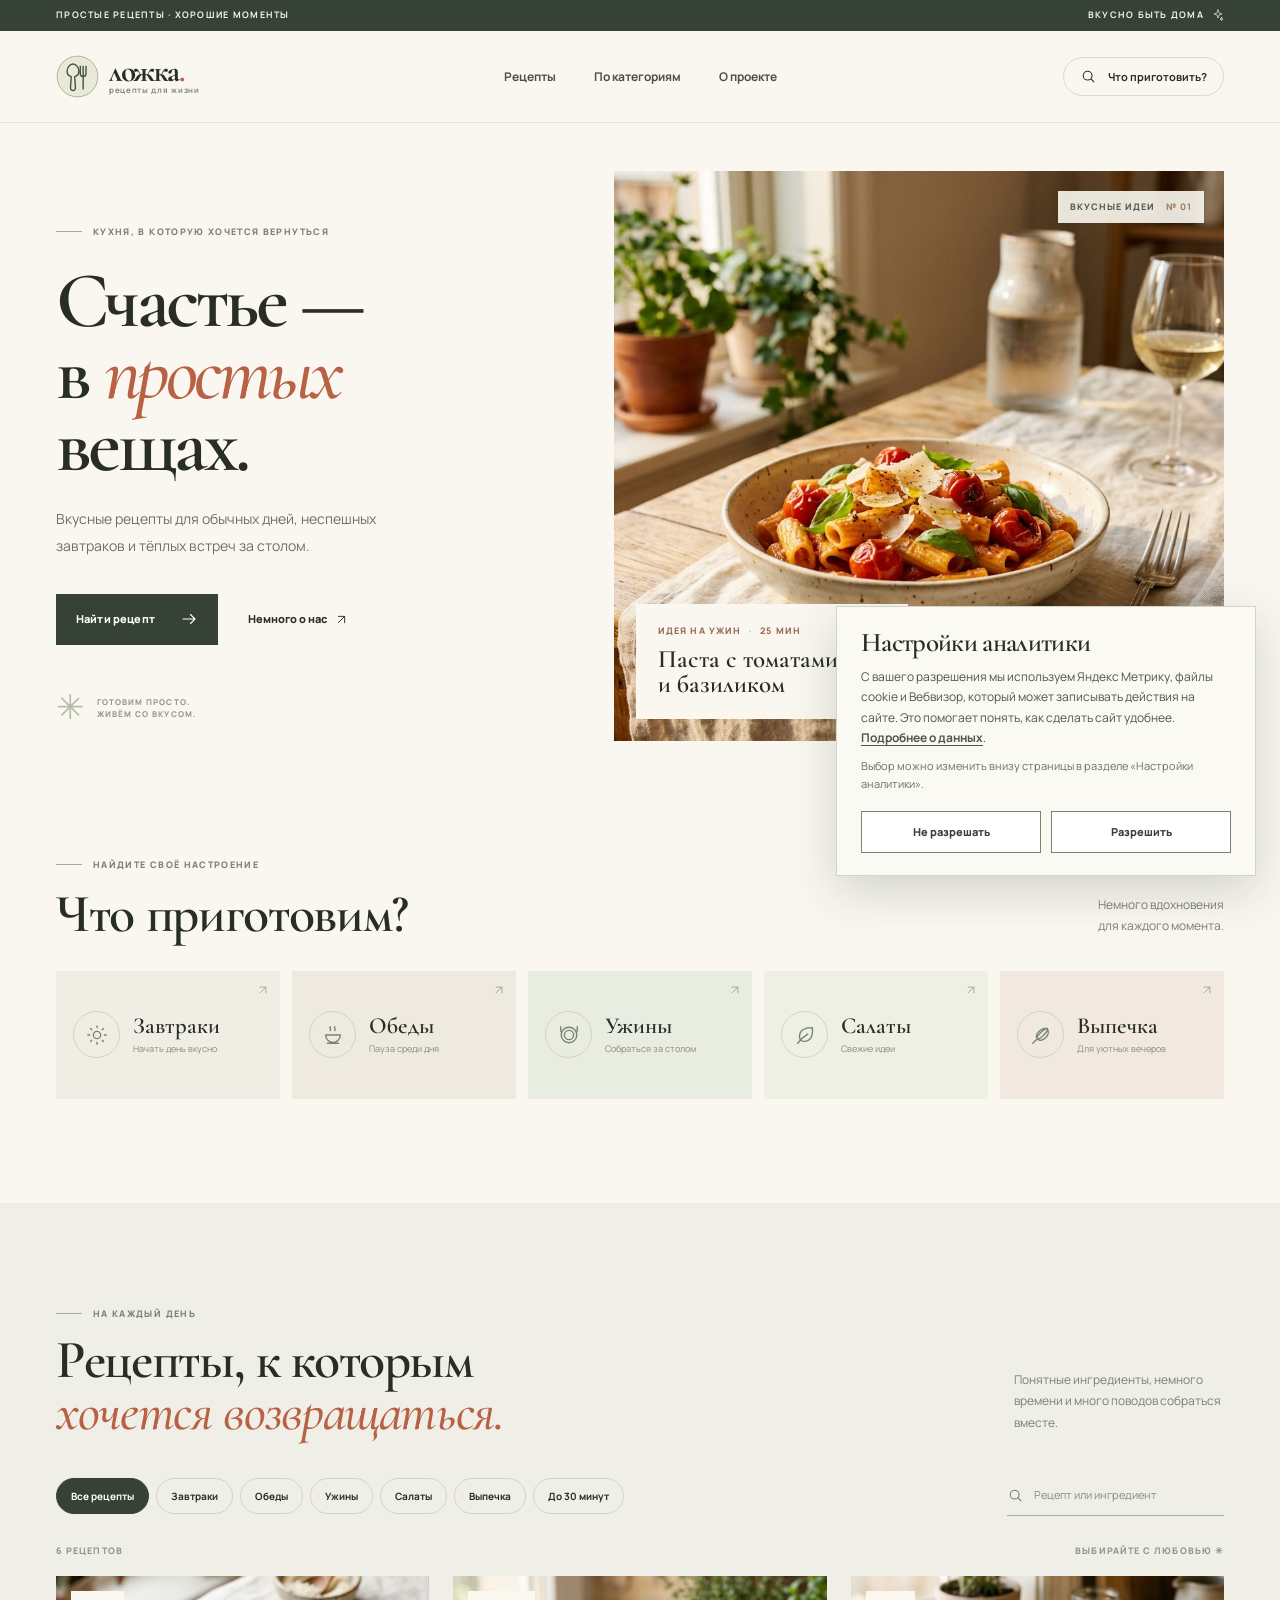
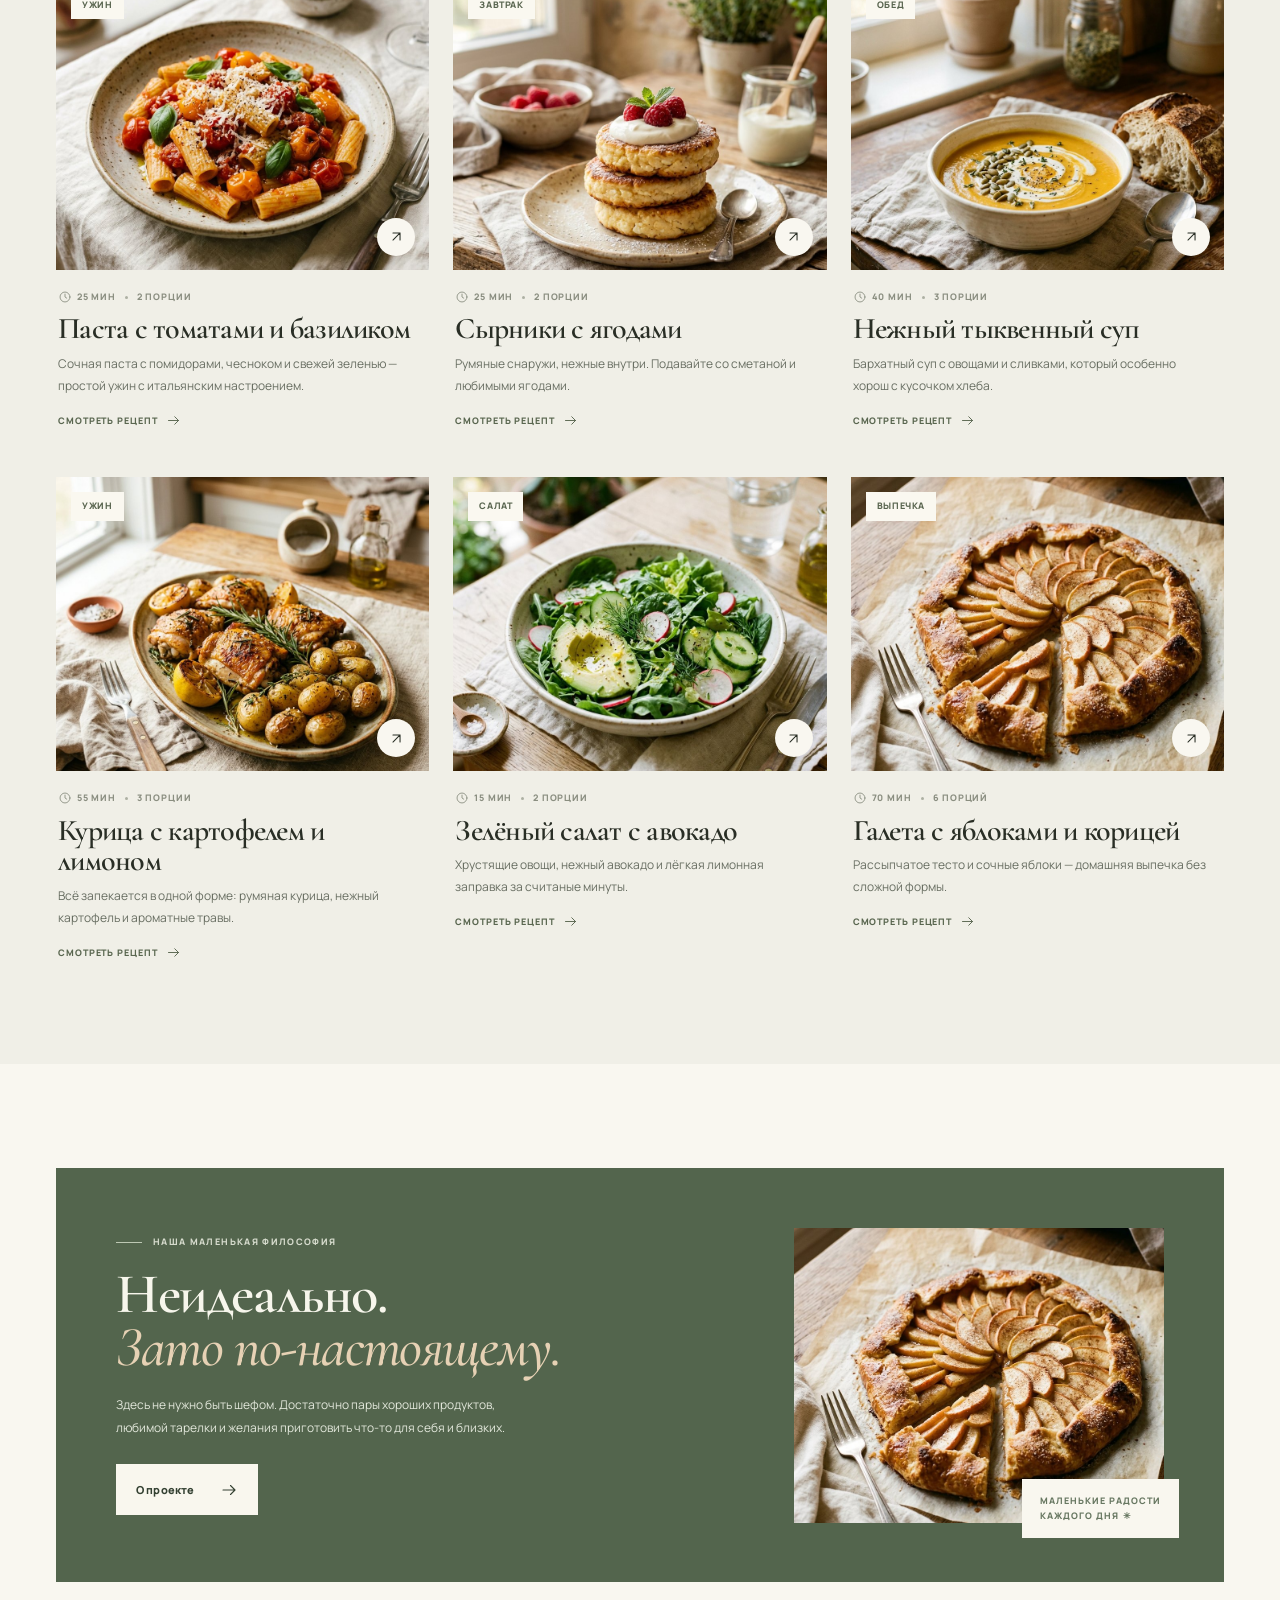
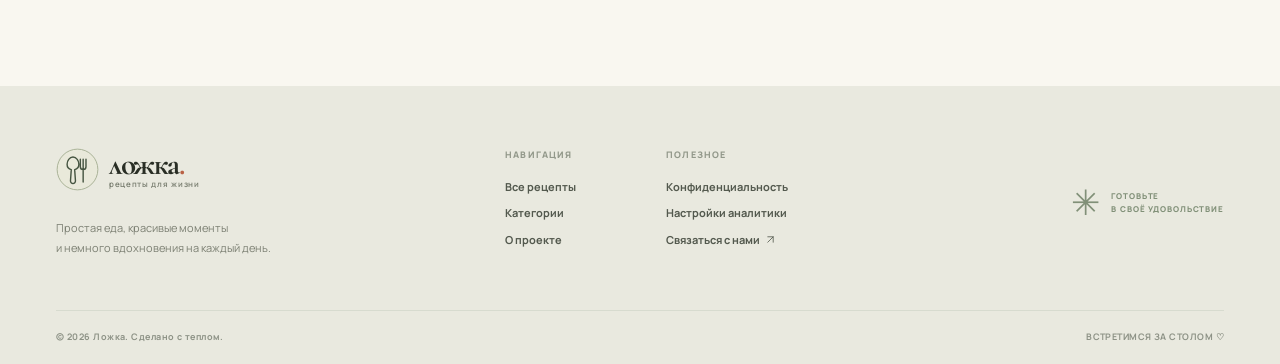
<file: index.html>
<!doctype html>
<html lang="ru" class="no-js">
<head>
  <meta charset="utf-8"><meta name="viewport" content="width=device-width, initial-scale=1">
  <title>Ложка — домашние рецепты на каждый день</title><meta name="description" content="Простые рецепты для завтрака, обеда и ужина. Готовьте дома с удовольствием и находите новые идеи для каждого дня.">
  <meta name="theme-color" content="#f9f7f0"><link rel="canonical" href="https://denwot434536.github.io/">
  <meta property="og:type" content="website"><meta property="og:locale" content="ru_RU"><meta property="og:site_name" content="Ложка">
  <meta property="og:title" content="Ложка — домашние рецепты на каждый день"><meta property="og:description" content="Простые рецепты для завтрака, обеда и ужина. Готовьте дома с удовольствием и находите новые идеи для каждого дня."><meta property="og:url" content="https://denwot434536.github.io/"><meta property="og:image" content="https://denwot434536.github.io/assets/images/hero-pasta.jpg">
  <meta name="twitter:card" content="summary_large_image"><link rel="icon" href="assets/favicon.svg" type="image/svg+xml">
  <link rel="stylesheet" href="assets/css/styles.css">
  <script>document.documentElement.classList.replace('no-js','js');</script>
  <script src="assets/js/analytics.js" defer></script>
  <script src="assets/js/main.js" defer></script><script type="application/ld+json">{"@context": "https://schema.org", "@type": "WebSite", "name": "Ложка", "url": "https://denwot434536.github.io/", "inLanguage": "ru-RU", "description": "Простые домашние рецепты на каждый день."}</script>
</head>
<body><a class="skip-link" href="#main">Перейти к содержанию</a>
    <div class="announcement"><div class="shell announcement-inner"><span>ПРОСТЫЕ РЕЦЕПТЫ · ХОРОШИЕ МОМЕНТЫ</span><span>ВКУСНО БЫТЬ ДОМА <svg class="icon" viewBox="0 0 24 24" fill="none" stroke="currentColor" stroke-width="1.5" stroke-linecap="round" stroke-linejoin="round" aria-hidden="true"><path d="M12 2c.6 5.5 2.5 7.4 8 8-5.5.6-7.4 2.5-8 8-.6-5.5-2.5-7.4-8-8 5.5-.6 7.4-2.5 8-8ZM19 17c.2 2 1 2.8 3 3-2 .2-2.8 1-3 3-.2-2-1-2.8-3-3 2-.2 2.8-1 3-3Z"/></svg></span></div></div>
    <header class="site-header"><div class="shell header-inner">
      <a class="brand" href="index.html" aria-label="Ложка — на главную">
      <span class="brand-mark" aria-hidden="true"><svg viewBox="0 0 38 38" fill="none"><circle cx="19" cy="19" r="18"/><path d="M15 8c-3.1 0-5.2 3.3-5.2 6.3 0 2.9 1.6 4.3 3.7 4.8L12.8 29c-.1 1.4 1 2.3 2.2 2.3s2.3-.9 2.2-2.3l-.7-9.9c2.1-.5 3.7-1.9 3.7-4.8C20.2 11.3 18.1 8 15 8ZM24 10v20M21.5 10v6.5c0 1.6 1 2.5 2.5 2.5s2.5-.9 2.5-2.5V10" stroke="currentColor" stroke-width="1.25" stroke-linecap="round" stroke-linejoin="round"/></svg></span>
      <span class="brand-copy"><strong>ложка<span class="brand-dot">.</span></strong><small>рецепты для жизни</small></span>
    </a>
      <button class="menu-toggle" type="button" aria-label="Открыть меню" aria-expanded="false" aria-controls="site-nav"><svg class="icon" viewBox="0 0 24 24" fill="none" stroke="currentColor" stroke-width="1.5" stroke-linecap="round" stroke-linejoin="round" aria-hidden="true"><path d="M4 8h16M4 16h16"/></svg></button>
      <nav class="site-nav" id="site-nav" aria-label="Основная навигация">
        <a href="index.html#recipes">Рецепты</a><a href="index.html#categories">По категориям</a><a href="about.html">О проекте</a>
      </nav>
      <a class="header-search" href="index.html#recipes"><svg class="icon" viewBox="0 0 24 24" fill="none" stroke="currentColor" stroke-width="1.5" stroke-linecap="round" stroke-linejoin="round" aria-hidden="true"><circle cx="10.8" cy="10.8" r="6.2"/><path d="m15.5 15.5 4.2 4.2"/></svg> <span>Что приготовить?</span></a>
    </div></header>
<main id="main">
    <section class="hero shell" aria-labelledby="hero-title">
      <div class="hero-copy"><div class="eyebrow"><span></span> КУХНЯ, В КОТОРУЮ ХОЧЕТСЯ ВЕРНУТЬСЯ</div>
        <h1 id="hero-title">Счастье —<br>в <em>простых</em><br>вещах.</h1>
        <p class="hero-description">Вкусные рецепты для обычных дней, неспешных завтраков и тёплых встреч за столом.</p>
        <div class="hero-actions"><a class="button button-dark" href="#recipes">Найти рецепт <svg class="icon" viewBox="0 0 24 24" fill="none" stroke="currentColor" stroke-width="1.5" stroke-linecap="round" stroke-linejoin="round" aria-hidden="true"><path d="M4 12h16M14 6l6 6-6 6"/></svg></a><a class="text-link" href="about.html">Немного о нас <svg class="icon" viewBox="0 0 24 24" fill="none" stroke="currentColor" stroke-width="1.5" stroke-linecap="round" stroke-linejoin="round" aria-hidden="true"><path d="M7 17 17 7M7 7h10v10"/></svg></a></div>
        <div class="hero-caption"><span class="caption-flower">✳</span><span>ГОТОВИМ ПРОСТО.<br>ЖИВЁМ СО ВКУСОМ.</span></div>
      </div>
      <div class="hero-media"><img src="assets/images/hero-pasta.jpg" alt="Паста с томатами и базиликом на уютном столе" width="1264" height="848" fetchpriority="high">
        <div class="hero-image-label">ВКУСНЫЕ ИДЕИ <span>№ 01</span></div>
        <a class="hero-recipe" href="recipes/pasta-s-tomatami.html"><span class="hero-recipe-kicker">ИДЕЯ НА УЖИН <span>·</span> 25 МИН</span><strong>Паста с томатами<br>и базиликом</strong><span class="hero-recipe-arrow"><svg class="icon" viewBox="0 0 24 24" fill="none" stroke="currentColor" stroke-width="1.5" stroke-linecap="round" stroke-linejoin="round" aria-hidden="true"><path d="M4 12h16M14 6l6 6-6 6"/></svg></span></a>
      </div>
    </section>
    <section class="categories shell section-space" id="categories" aria-labelledby="categories-title">
      <div class="section-topline"><div><div class="eyebrow"><span></span> НАЙДИТЕ СВОЁ НАСТРОЕНИЕ</div><h2 id="categories-title">Что приготовим?</h2></div><p>Немного вдохновения<br>для каждого момента.</p></div>
      <div class="category-grid"><a class="category-tile category-breakfast" href="index.html?category=breakfast#recipes" data-category-link="breakfast"><span class="category-icon"><svg class="icon" viewBox="0 0 24 24" fill="none" stroke="currentColor" stroke-width="1.5" stroke-linecap="round" stroke-linejoin="round" aria-hidden="true"><circle cx="12" cy="12" r="4"/><path d="M12 2v2M12 20v2M4.9 4.9l1.4 1.4m11.4 11.4 1.4 1.4M2 12h2m16 0h2M4.9 19.1l1.4-1.4M17.7 6.3l1.4-1.4"/></svg></span><span class="category-text"><strong>Завтраки</strong><small>Начать день вкусно</small></span><svg class="category-arrow icon" viewBox="0 0 24 24" fill="none" stroke="currentColor" stroke-width="1.5" stroke-linecap="round" stroke-linejoin="round" aria-hidden="true"><path d="M7 17 17 7M7 7h10v10"/></svg></a><a class="category-tile category-lunch" href="index.html?category=lunch#recipes" data-category-link="lunch"><span class="category-icon"><svg class="icon" viewBox="0 0 24 24" fill="none" stroke="currentColor" stroke-width="1.5" stroke-linecap="round" stroke-linejoin="round" aria-hidden="true"><path d="M4 12h16a8 8 0 0 1-16 0ZM6 21h12M9 3c-2 2 2 2 0 4M14 3c-2 2 2 2 0 4"/></svg></span><span class="category-text"><strong>Обеды</strong><small>Пауза среди дня</small></span><svg class="category-arrow icon" viewBox="0 0 24 24" fill="none" stroke="currentColor" stroke-width="1.5" stroke-linecap="round" stroke-linejoin="round" aria-hidden="true"><path d="M7 17 17 7M7 7h10v10"/></svg></a><a class="category-tile category-dinner" href="index.html?category=dinner#recipes" data-category-link="dinner"><span class="category-icon"><svg class="icon" viewBox="0 0 24 24" fill="none" stroke="currentColor" stroke-width="1.5" stroke-linecap="round" stroke-linejoin="round" aria-hidden="true"><circle cx="12" cy="12" r="8.5"/><circle cx="12" cy="12" r="5"/><path d="M3 3v5M21 3v5"/></svg></span><span class="category-text"><strong>Ужины</strong><small>Собраться за столом</small></span><svg class="category-arrow icon" viewBox="0 0 24 24" fill="none" stroke="currentColor" stroke-width="1.5" stroke-linecap="round" stroke-linejoin="round" aria-hidden="true"><path d="M7 17 17 7M7 7h10v10"/></svg></a><a class="category-tile category-salads" href="index.html?category=salads#recipes" data-category-link="salads"><span class="category-icon"><svg class="icon" viewBox="0 0 24 24" fill="none" stroke="currentColor" stroke-width="1.5" stroke-linecap="round" stroke-linejoin="round" aria-hidden="true"><path d="M20 4c-8 0-14 3-14 10a5 5 0 0 0 5 5c7 0 10-6 9-15ZM4 21c3-4 6-7 11-10"/></svg></span><span class="category-text"><strong>Салаты</strong><small>Свежие идеи</small></span><svg class="category-arrow icon" viewBox="0 0 24 24" fill="none" stroke="currentColor" stroke-width="1.5" stroke-linecap="round" stroke-linejoin="round" aria-hidden="true"><path d="M7 17 17 7M7 7h10v10"/></svg></a><a class="category-tile category-baking" href="index.html?category=baking#recipes" data-category-link="baking"><span class="category-icon"><svg class="icon" viewBox="0 0 24 24" fill="none" stroke="currentColor" stroke-width="1.5" stroke-linecap="round" stroke-linejoin="round" aria-hidden="true"><path d="m8 16-5 5M8 16c-2-2-1-5 2-8 3-3 7-4 9-2s1 6-2 9c-3 3-7 4-9 1ZM8 16c1 1 4-1 7-4s5-6 4-7M8 16c-1-1 1-4 4-7s6-5 7-4"/></svg></span><span class="category-text"><strong>Выпечка</strong><small>Для уютных вечеров</small></span><svg class="category-arrow icon" viewBox="0 0 24 24" fill="none" stroke="currentColor" stroke-width="1.5" stroke-linecap="round" stroke-linejoin="round" aria-hidden="true"><path d="M7 17 17 7M7 7h10v10"/></svg></a></div>
    </section>
    <section class="recipe-section section-space" id="recipes" aria-labelledby="recipes-title"><div class="shell">
      <div class="recipe-heading"><div><div class="eyebrow"><span></span> НА КАЖДЫЙ ДЕНЬ</div><h2 id="recipes-title">Рецепты, к которым<br><em>хочется возвращаться.</em></h2></div><p>Понятные ингредиенты, немного времени и много поводов собраться вместе.</p></div>
      <div class="recipe-tools"><div class="filter-list" aria-label="Категории рецептов"><button type="button" class="filter-button is-active" data-filter="all" aria-pressed="true">Все рецепты</button><button type="button" class="filter-button" data-filter="breakfast" aria-pressed="false">Завтраки</button><button type="button" class="filter-button" data-filter="lunch" aria-pressed="false">Обеды</button><button type="button" class="filter-button" data-filter="dinner" aria-pressed="false">Ужины</button><button type="button" class="filter-button" data-filter="salads" aria-pressed="false">Салаты</button><button type="button" class="filter-button" data-filter="baking" aria-pressed="false">Выпечка</button><button type="button" class="filter-button" data-filter="quick" aria-pressed="false">До 30 минут</button></div><label class="search-field"><span class="visually-hidden">Поиск рецепта или ингредиента</span><svg class="icon" viewBox="0 0 24 24" fill="none" stroke="currentColor" stroke-width="1.5" stroke-linecap="round" stroke-linejoin="round" aria-hidden="true"><circle cx="10.8" cy="10.8" r="6.2"/><path d="m15.5 15.5 4.2 4.2"/></svg><input id="recipe-search" type="search" placeholder="Рецепт или ингредиент" autocomplete="off"></label></div>
      <div class="results-line"><p data-results-count aria-live="polite">6 рецептов</p><span>ВЫБИРАЙТЕ С ЛЮБОВЬЮ ✳</span></div>
      <div class="recipe-grid" data-recipe-grid><article class="recipe-card" data-recipe-card data-categories="dinner quick" data-search="Паста с томатами и базиликом Сочная паста с помидорами, чесноком и свежей зеленью — простой ужин с итальянским настроением. Ужин Паста — 180 г Помидоры черри — 250 г Чеснок — 2 зубчика Оливковое масло — 1½ ст. л. Твёрдый сыр — 25 г Свежий базилик — несколько листьев Соль и чёрный перец — по вкусу">
      <a class="recipe-card-link" href="recipes/pasta-s-tomatami.html">
        <div class="recipe-image"><img src="assets/images/pasta.jpg" alt="Паста с томатами черри, базиликом и сыром на керамической тарелке" loading="lazy" width="928" height="1152"><span class="image-badge">Ужин</span><span class="image-arrow" aria-hidden="true"><svg class="icon" viewBox="0 0 24 24" fill="none" stroke="currentColor" stroke-width="1.5" stroke-linecap="round" stroke-linejoin="round" aria-hidden="true"><path d="M7 17 17 7M7 7h10v10"/></svg></span></div>
        <div class="recipe-card-body"><div class="card-meta"><span><svg class="icon" viewBox="0 0 24 24" fill="none" stroke="currentColor" stroke-width="1.5" stroke-linecap="round" stroke-linejoin="round" aria-hidden="true"><circle cx="12" cy="12" r="8.5"/><path d="M12 7v5l3 2"/></svg> 25 МИН</span><span class="meta-dot"></span><span>2 ПОРЦИИ</span></div>
        <h3>Паста с томатами и базиликом</h3><p>Сочная паста с помидорами, чесноком и свежей зеленью — простой ужин с итальянским настроением.</p><span class="card-read">СМОТРЕТЬ РЕЦЕПТ <svg class="icon" viewBox="0 0 24 24" fill="none" stroke="currentColor" stroke-width="1.5" stroke-linecap="round" stroke-linejoin="round" aria-hidden="true"><path d="M4 12h16M14 6l6 6-6 6"/></svg></span></div>
      </a></article>
<article class="recipe-card" data-recipe-card data-categories="breakfast quick" data-search="Сырники с ягодами Румяные снаружи, нежные внутри. Подавайте со сметаной и любимыми ягодами. Завтрак Творог 5–9% — 400 г Яйцо — 1 шт. Мука — 3 ст. л. и немного для обваливания Сахар — 1–2 ст. л. Растительное масло — 1–2 ст. л. Сметана и ягоды — для подачи">
      <a class="recipe-card-link" href="recipes/syrniki-s-yagodami.html">
        <div class="recipe-image"><img src="assets/images/pancakes.jpg" alt="Стопка румяных сырников со сметаной и малиной" loading="lazy" width="928" height="1152"><span class="image-badge">Завтрак</span><span class="image-arrow" aria-hidden="true"><svg class="icon" viewBox="0 0 24 24" fill="none" stroke="currentColor" stroke-width="1.5" stroke-linecap="round" stroke-linejoin="round" aria-hidden="true"><path d="M7 17 17 7M7 7h10v10"/></svg></span></div>
        <div class="recipe-card-body"><div class="card-meta"><span><svg class="icon" viewBox="0 0 24 24" fill="none" stroke="currentColor" stroke-width="1.5" stroke-linecap="round" stroke-linejoin="round" aria-hidden="true"><circle cx="12" cy="12" r="8.5"/><path d="M12 7v5l3 2"/></svg> 25 МИН</span><span class="meta-dot"></span><span>2 ПОРЦИИ</span></div>
        <h3>Сырники с ягодами</h3><p>Румяные снаружи, нежные внутри. Подавайте со сметаной и любимыми ягодами.</p><span class="card-read">СМОТРЕТЬ РЕЦЕПТ <svg class="icon" viewBox="0 0 24 24" fill="none" stroke="currentColor" stroke-width="1.5" stroke-linecap="round" stroke-linejoin="round" aria-hidden="true"><path d="M4 12h16M14 6l6 6-6 6"/></svg></span></div>
      </a></article>
<article class="recipe-card" data-recipe-card data-categories="lunch" data-search="Нежный тыквенный суп Бархатный суп с овощами и сливками, который особенно хорош с кусочком хлеба. Обед Тыква без кожуры и семян — 600 г Морковь — 1 шт. Лук — 1 шт. Вода или овощной бульон — около 600 мл Сливки 10–20% — 100 мл Растительное масло — 1 ст. л. Соль, перец и тыквенные семечки — по вкусу">
      <a class="recipe-card-link" href="recipes/tykvennyy-sup.html">
        <div class="recipe-image"><img src="assets/images/soup.jpg" alt="Тыквенный суп-пюре со сливками и тыквенными семечками" loading="lazy" width="928" height="1152"><span class="image-badge">Обед</span><span class="image-arrow" aria-hidden="true"><svg class="icon" viewBox="0 0 24 24" fill="none" stroke="currentColor" stroke-width="1.5" stroke-linecap="round" stroke-linejoin="round" aria-hidden="true"><path d="M7 17 17 7M7 7h10v10"/></svg></span></div>
        <div class="recipe-card-body"><div class="card-meta"><span><svg class="icon" viewBox="0 0 24 24" fill="none" stroke="currentColor" stroke-width="1.5" stroke-linecap="round" stroke-linejoin="round" aria-hidden="true"><circle cx="12" cy="12" r="8.5"/><path d="M12 7v5l3 2"/></svg> 40 МИН</span><span class="meta-dot"></span><span>3 ПОРЦИИ</span></div>
        <h3>Нежный тыквенный суп</h3><p>Бархатный суп с овощами и сливками, который особенно хорош с кусочком хлеба.</p><span class="card-read">СМОТРЕТЬ РЕЦЕПТ <svg class="icon" viewBox="0 0 24 24" fill="none" stroke="currentColor" stroke-width="1.5" stroke-linecap="round" stroke-linejoin="round" aria-hidden="true"><path d="M4 12h16M14 6l6 6-6 6"/></svg></span></div>
      </a></article>
<article class="recipe-card" data-recipe-card data-categories="dinner" data-search="Курица с картофелем и лимоном Всё запекается в одной форме: румяная курица, нежный картофель и ароматные травы. Ужин Куриные бёдра на кости — 600–700 г Картофель — 600 г Лимон — ½ шт. Чеснок — 2 зубчика Растительное или оливковое масло — 2 ст. л. Розмарин — 1–2 веточки или щепотка сушёного Соль и чёрный перец — по вкусу">
      <a class="recipe-card-link" href="recipes/kuritsa-s-kartofelem.html">
        <div class="recipe-image"><img src="assets/images/chicken.jpg" alt="Запечённые куриные бёдра с картофелем, лимоном и розмарином" loading="lazy" width="928" height="1152"><span class="image-badge">Ужин</span><span class="image-arrow" aria-hidden="true"><svg class="icon" viewBox="0 0 24 24" fill="none" stroke="currentColor" stroke-width="1.5" stroke-linecap="round" stroke-linejoin="round" aria-hidden="true"><path d="M7 17 17 7M7 7h10v10"/></svg></span></div>
        <div class="recipe-card-body"><div class="card-meta"><span><svg class="icon" viewBox="0 0 24 24" fill="none" stroke="currentColor" stroke-width="1.5" stroke-linecap="round" stroke-linejoin="round" aria-hidden="true"><circle cx="12" cy="12" r="8.5"/><path d="M12 7v5l3 2"/></svg> 55 МИН</span><span class="meta-dot"></span><span>3 ПОРЦИИ</span></div>
        <h3>Курица с картофелем и лимоном</h3><p>Всё запекается в одной форме: румяная курица, нежный картофель и ароматные травы.</p><span class="card-read">СМОТРЕТЬ РЕЦЕПТ <svg class="icon" viewBox="0 0 24 24" fill="none" stroke="currentColor" stroke-width="1.5" stroke-linecap="round" stroke-linejoin="round" aria-hidden="true"><path d="M4 12h16M14 6l6 6-6 6"/></svg></span></div>
      </a></article>
<article class="recipe-card" data-recipe-card data-categories="salads quick" data-search="Зелёный салат с авокадо Хрустящие овощи, нежный авокадо и лёгкая лимонная заправка за считаные минуты. Салат Авокадо — 1 шт. Огурец — 1 шт. Редис — 4–5 шт. Листья салата или зелёный микс — 80 г Укроп — несколько веточек Оливковое масло — 1½ ст. л. Лимонный сок — 1 ст. л. Соль и чёрный перец — по вкусу">
      <a class="recipe-card-link" href="recipes/zelyonyy-salat-s-avokado.html">
        <div class="recipe-image"><img src="assets/images/salad.jpg" alt="Салат из авокадо, огурцов, редиса и зелени в светлой миске" loading="lazy" width="928" height="1152"><span class="image-badge">Салат</span><span class="image-arrow" aria-hidden="true"><svg class="icon" viewBox="0 0 24 24" fill="none" stroke="currentColor" stroke-width="1.5" stroke-linecap="round" stroke-linejoin="round" aria-hidden="true"><path d="M7 17 17 7M7 7h10v10"/></svg></span></div>
        <div class="recipe-card-body"><div class="card-meta"><span><svg class="icon" viewBox="0 0 24 24" fill="none" stroke="currentColor" stroke-width="1.5" stroke-linecap="round" stroke-linejoin="round" aria-hidden="true"><circle cx="12" cy="12" r="8.5"/><path d="M12 7v5l3 2"/></svg> 15 МИН</span><span class="meta-dot"></span><span>2 ПОРЦИИ</span></div>
        <h3>Зелёный салат с авокадо</h3><p>Хрустящие овощи, нежный авокадо и лёгкая лимонная заправка за считаные минуты.</p><span class="card-read">СМОТРЕТЬ РЕЦЕПТ <svg class="icon" viewBox="0 0 24 24" fill="none" stroke="currentColor" stroke-width="1.5" stroke-linecap="round" stroke-linejoin="round" aria-hidden="true"><path d="M4 12h16M14 6l6 6-6 6"/></svg></span></div>
      </a></article>
<article class="recipe-card" data-recipe-card data-categories="baking" data-search="Галета с яблоками и корицей Рассыпчатое тесто и сочные яблоки — домашняя выпечка без сложной формы. Выпечка Мука — 200 г Холодное сливочное масло — 100 г Ледяная вода — 4–5 ст. л. Яблоки — около 450 г Сахар — 1–2 ст. л. для начинки и 1 ч. л. для теста Крахмал — 1 ст. л. Корица — ½ ч. л. Лимонный сок — 1 ч. л. Соль — щепотка">
      <a class="recipe-card-link" href="recipes/galeta-s-yablokami.html">
        <div class="recipe-image"><img src="assets/images/apples.jpg" alt="Домашняя галета с тонкими ломтиками яблок на бумаге для выпечки" loading="lazy" width="928" height="1152"><span class="image-badge">Выпечка</span><span class="image-arrow" aria-hidden="true"><svg class="icon" viewBox="0 0 24 24" fill="none" stroke="currentColor" stroke-width="1.5" stroke-linecap="round" stroke-linejoin="round" aria-hidden="true"><path d="M7 17 17 7M7 7h10v10"/></svg></span></div>
        <div class="recipe-card-body"><div class="card-meta"><span><svg class="icon" viewBox="0 0 24 24" fill="none" stroke="currentColor" stroke-width="1.5" stroke-linecap="round" stroke-linejoin="round" aria-hidden="true"><circle cx="12" cy="12" r="8.5"/><path d="M12 7v5l3 2"/></svg> 70 МИН</span><span class="meta-dot"></span><span>6 ПОРЦИЙ</span></div>
        <h3>Галета с яблоками и корицей</h3><p>Рассыпчатое тесто и сочные яблоки — домашняя выпечка без сложной формы.</p><span class="card-read">СМОТРЕТЬ РЕЦЕПТ <svg class="icon" viewBox="0 0 24 24" fill="none" stroke="currentColor" stroke-width="1.5" stroke-linecap="round" stroke-linejoin="round" aria-hidden="true"><path d="M4 12h16M14 6l6 6-6 6"/></svg></span></div>
      </a></article></div>
      <div class="no-results" data-no-results hidden><span>✳</span><h3>Ничего не нашлось</h3><p>Попробуйте другое название, ингредиент или категорию.</p><button type="button" class="button button-outline" data-clear-filters>Показать все рецепты <svg class="icon" viewBox="0 0 24 24" fill="none" stroke="currentColor" stroke-width="1.5" stroke-linecap="round" stroke-linejoin="round" aria-hidden="true"><path d="M4 12h16M14 6l6 6-6 6"/></svg></button></div>
      <noscript><p class="noscript-note">Для поиска и фильтрации включите JavaScript. Все рецепты доступны выше.</p></noscript>
    </div></section>
    <section class="about-strip shell section-space"><div class="about-strip-inner"><div class="about-strip-copy"><div class="eyebrow light"><span></span> НАША МАЛЕНЬКАЯ ФИЛОСОФИЯ</div><h2>Неидеально.<br><em>Зато по-настоящему.</em></h2><p>Здесь не нужно быть шефом. Достаточно пары хороших продуктов, любимой тарелки и желания приготовить что-то для себя и близких.</p><a class="button button-light" href="about.html">О проекте <svg class="icon" viewBox="0 0 24 24" fill="none" stroke="currentColor" stroke-width="1.5" stroke-linecap="round" stroke-linejoin="round" aria-hidden="true"><path d="M4 12h16M14 6l6 6-6 6"/></svg></a></div><div class="about-strip-image"><img src="assets/images/apples.jpg" alt="Домашняя яблочная галета на столе" loading="lazy" width="928" height="1152"><span>МАЛЕНЬКИЕ РАДОСТИ<br>КАЖДОГО ДНЯ ✳</span></div></div></section>
    </main>
<footer class="site-footer"><div class="shell">
      <div class="footer-main"><div class="footer-brand"><a class="brand" href="index.html" aria-label="Ложка — на главную">
      <span class="brand-mark" aria-hidden="true"><svg viewBox="0 0 38 38" fill="none"><circle cx="19" cy="19" r="18"/><path d="M15 8c-3.1 0-5.2 3.3-5.2 6.3 0 2.9 1.6 4.3 3.7 4.8L12.8 29c-.1 1.4 1 2.3 2.2 2.3s2.3-.9 2.2-2.3l-.7-9.9c2.1-.5 3.7-1.9 3.7-4.8C20.2 11.3 18.1 8 15 8ZM24 10v20M21.5 10v6.5c0 1.6 1 2.5 2.5 2.5s2.5-.9 2.5-2.5V10" stroke="currentColor" stroke-width="1.25" stroke-linecap="round" stroke-linejoin="round"/></svg></span>
      <span class="brand-copy"><strong>ложка<span class="brand-dot">.</span></strong><small>рецепты для жизни</small></span>
    </a><p>Простая еда, красивые моменты<br>и немного вдохновения на каждый день.</p></div>
      <div class="footer-links"><div><span class="footer-label">НАВИГАЦИЯ</span><a href="index.html#recipes">Все рецепты</a><a href="index.html#categories">Категории</a><a href="about.html">О проекте</a></div>
      <div><span class="footer-label">ПОЛЕЗНОЕ</span><a href="privacy.html">Конфиденциальность</a><button class="privacy-settings" type="button" data-consent-open>Настройки аналитики</button><a href="https://github.com/DenWot434536/denwot434536.github.io/issues" target="_blank" rel="noopener noreferrer">Связаться с нами <svg class="icon" viewBox="0 0 24 24" fill="none" stroke="currentColor" stroke-width="1.5" stroke-linecap="round" stroke-linejoin="round" aria-hidden="true"><path d="M7 17 17 7M7 7h10v10"/></svg></a></div></div>
      <div class="footer-note"><span class="footer-sun">✳</span><span>ГОТОВЬТЕ<br>В СВОЁ УДОВОЛЬСТВИЕ</span></div></div>
      <div class="footer-bottom"><span>© 2026 Ложка. Сделано с теплом.</span><span>ВСТРЕТИМСЯ ЗА СТОЛОМ ♡</span></div>
    </div></footer>
<section class="consent-banner" id="consent-banner" role="region" aria-labelledby="consent-title" aria-describedby="consent-description" aria-live="polite" hidden>
      <h2 id="consent-title" tabindex="-1">Настройки аналитики</h2>
      <p id="consent-description">С вашего разрешения мы используем Яндекс Метрику, файлы cookie и Вебвизор, который может записывать действия на сайте. Это помогает понять, как сделать сайт удобнее. <a href="privacy.html">Подробнее о данных</a>.</p>
      <p class="consent-hint">Выбор можно изменить внизу страницы в разделе «Настройки аналитики».</p>
      <div class="consent-actions"><button class="consent-button" type="button" data-consent-deny>Не разрешать</button><button class="consent-button" type="button" data-consent-accept>Разрешить</button></div>
    </section>
</body></html>
</file>
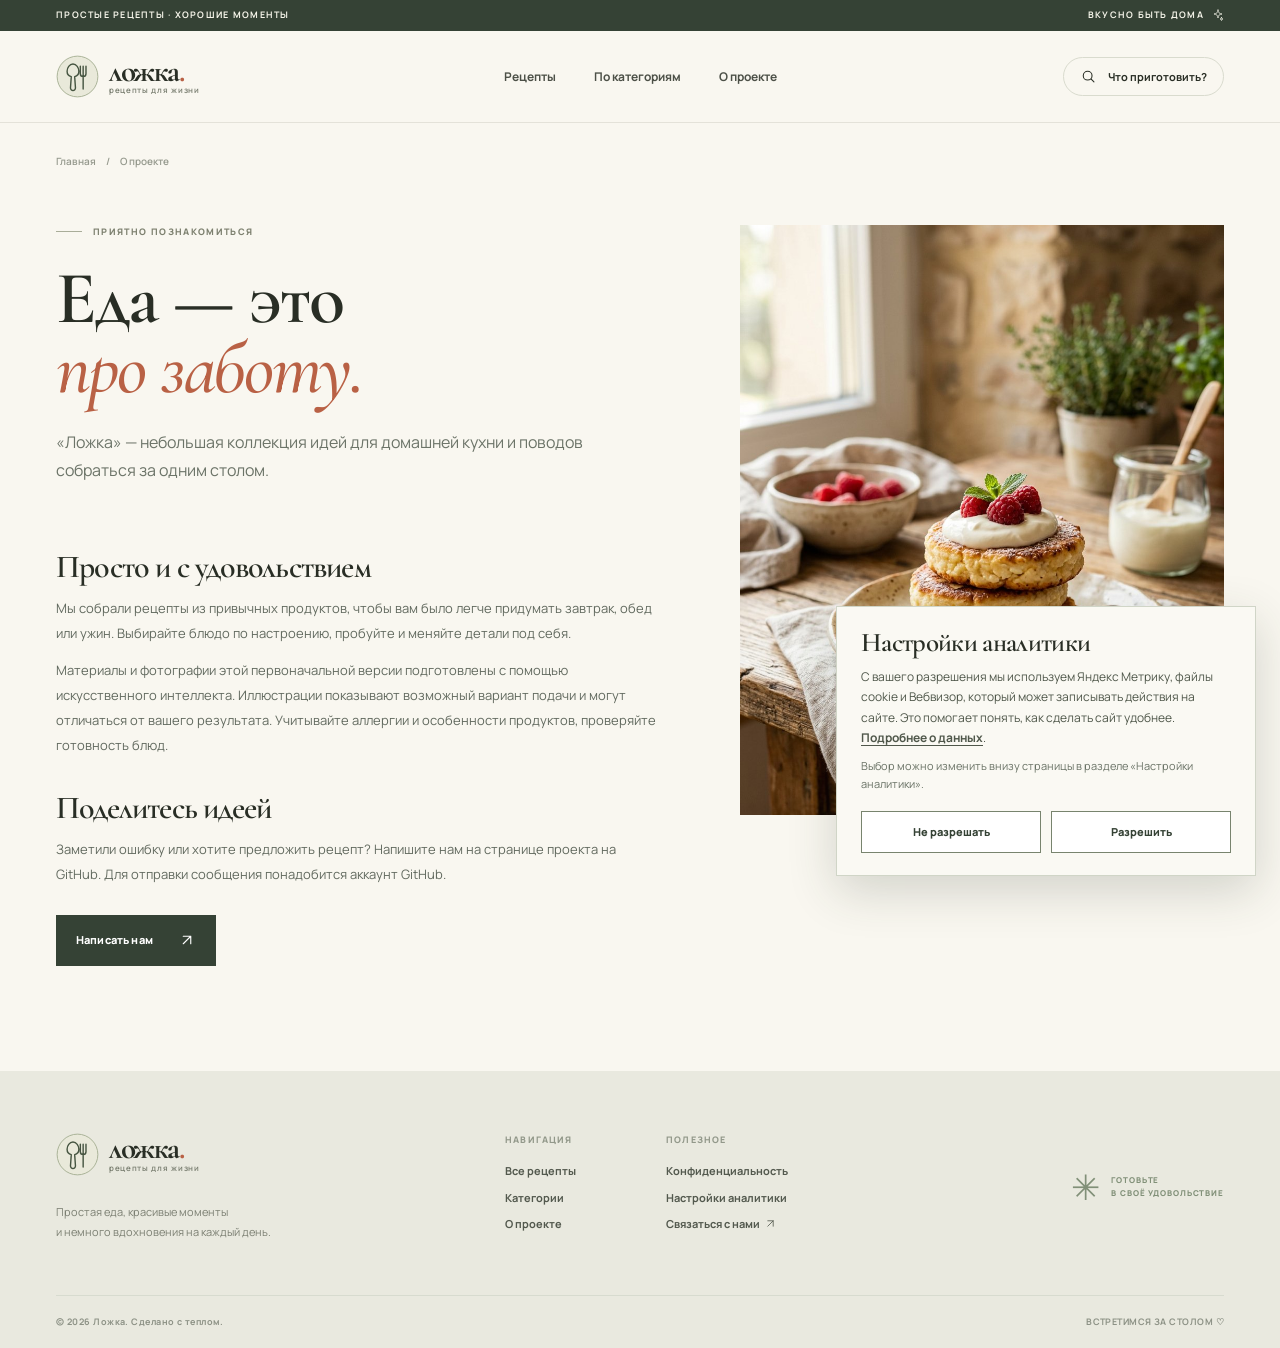
<file: about.html>
<!doctype html>
<html lang="ru" class="no-js">
<head>
  <meta charset="utf-8"><meta name="viewport" content="width=device-width, initial-scale=1">
  <title>О проекте — Ложка</title><meta name="description" content="Знакомьтесь с «Ложкой»: коллекцией простых идей для домашней кухни.">
  <meta name="theme-color" content="#f9f7f0"><link rel="canonical" href="https://denwot434536.github.io/about.html">
  <meta property="og:type" content="website"><meta property="og:locale" content="ru_RU"><meta property="og:site_name" content="Ложка">
  <meta property="og:title" content="О проекте — Ложка"><meta property="og:description" content="Знакомьтесь с «Ложкой»: коллекцией простых идей для домашней кухни."><meta property="og:url" content="https://denwot434536.github.io/about.html"><meta property="og:image" content="https://denwot434536.github.io/assets/images/pancakes.jpg">
  <meta name="twitter:card" content="summary_large_image"><link rel="icon" href="assets/favicon.svg" type="image/svg+xml">
  <link rel="stylesheet" href="assets/css/styles.css">
  <script>document.documentElement.classList.replace('no-js','js');</script>
  <script src="assets/js/analytics.js" defer></script>
  <script src="assets/js/main.js" defer></script>
</head>
<body><a class="skip-link" href="#main">Перейти к содержанию</a>
    <div class="announcement"><div class="shell announcement-inner"><span>ПРОСТЫЕ РЕЦЕПТЫ · ХОРОШИЕ МОМЕНТЫ</span><span>ВКУСНО БЫТЬ ДОМА <svg class="icon" viewBox="0 0 24 24" fill="none" stroke="currentColor" stroke-width="1.5" stroke-linecap="round" stroke-linejoin="round" aria-hidden="true"><path d="M12 2c.6 5.5 2.5 7.4 8 8-5.5.6-7.4 2.5-8 8-.6-5.5-2.5-7.4-8-8 5.5-.6 7.4-2.5 8-8ZM19 17c.2 2 1 2.8 3 3-2 .2-2.8 1-3 3-.2-2-1-2.8-3-3 2-.2 2.8-1 3-3Z"/></svg></span></div></div>
    <header class="site-header"><div class="shell header-inner">
      <a class="brand" href="index.html" aria-label="Ложка — на главную">
      <span class="brand-mark" aria-hidden="true"><svg viewBox="0 0 38 38" fill="none"><circle cx="19" cy="19" r="18"/><path d="M15 8c-3.1 0-5.2 3.3-5.2 6.3 0 2.9 1.6 4.3 3.7 4.8L12.8 29c-.1 1.4 1 2.3 2.2 2.3s2.3-.9 2.2-2.3l-.7-9.9c2.1-.5 3.7-1.9 3.7-4.8C20.2 11.3 18.1 8 15 8ZM24 10v20M21.5 10v6.5c0 1.6 1 2.5 2.5 2.5s2.5-.9 2.5-2.5V10" stroke="currentColor" stroke-width="1.25" stroke-linecap="round" stroke-linejoin="round"/></svg></span>
      <span class="brand-copy"><strong>ложка<span class="brand-dot">.</span></strong><small>рецепты для жизни</small></span>
    </a>
      <button class="menu-toggle" type="button" aria-label="Открыть меню" aria-expanded="false" aria-controls="site-nav"><svg class="icon" viewBox="0 0 24 24" fill="none" stroke="currentColor" stroke-width="1.5" stroke-linecap="round" stroke-linejoin="round" aria-hidden="true"><path d="M4 8h16M4 16h16"/></svg></button>
      <nav class="site-nav" id="site-nav" aria-label="Основная навигация">
        <a href="index.html#recipes">Рецепты</a><a href="index.html#categories">По категориям</a><a href="about.html">О проекте</a>
      </nav>
      <a class="header-search" href="index.html#recipes"><svg class="icon" viewBox="0 0 24 24" fill="none" stroke="currentColor" stroke-width="1.5" stroke-linecap="round" stroke-linejoin="round" aria-hidden="true"><circle cx="10.8" cy="10.8" r="6.2"/><path d="m15.5 15.5 4.2 4.2"/></svg> <span>Что приготовить?</span></a>
    </div></header>
<main id="main"><section class="simple-page shell"><div class="breadcrumbs"><a href="index.html">Главная</a><span>/</span><span>О проекте</span></div><div class="simple-layout"><div><div class="eyebrow"><span></span> ПРИЯТНО ПОЗНАКОМИТЬСЯ</div><h1>Еда — это<br><em>про заботу.</em></h1><p class="simple-lead">«Ложка» — небольшая коллекция идей для домашней кухни и поводов собраться за одним столом.</p><div class="prose"><h2>Просто и с удовольствием</h2><p>Мы собрали рецепты из привычных продуктов, чтобы вам было легче придумать завтрак, обед или ужин. Выбирайте блюдо по настроению, пробуйте и меняйте детали под себя.</p><p>Материалы и фотографии этой первоначальной версии подготовлены с помощью искусственного интеллекта. Иллюстрации показывают возможный вариант подачи и могут отличаться от вашего результата. Учитывайте аллергии и особенности продуктов, проверяйте готовность блюд.</p><h2>Поделитесь идеей</h2><p>Заметили ошибку или хотите предложить рецепт? Напишите нам на странице проекта на GitHub. Для отправки сообщения понадобится аккаунт GitHub.</p><a class="button button-dark" href="https://github.com/DenWot434536/denwot434536.github.io/issues" target="_blank" rel="noopener noreferrer">Написать нам <svg class="icon" viewBox="0 0 24 24" fill="none" stroke="currentColor" stroke-width="1.5" stroke-linecap="round" stroke-linejoin="round" aria-hidden="true"><path d="M7 17 17 7M7 7h10v10"/></svg></a></div></div><div class="simple-image"><img src="assets/images/pancakes.jpg" alt="Сырники с ягодами на уютном столе" width="928" height="1152"><span>ГОТОВЬТЕ В СВОЁ УДОВОЛЬСТВИЕ ✳</span></div></div></section></main>
<footer class="site-footer"><div class="shell">
      <div class="footer-main"><div class="footer-brand"><a class="brand" href="index.html" aria-label="Ложка — на главную">
      <span class="brand-mark" aria-hidden="true"><svg viewBox="0 0 38 38" fill="none"><circle cx="19" cy="19" r="18"/><path d="M15 8c-3.1 0-5.2 3.3-5.2 6.3 0 2.9 1.6 4.3 3.7 4.8L12.8 29c-.1 1.4 1 2.3 2.2 2.3s2.3-.9 2.2-2.3l-.7-9.9c2.1-.5 3.7-1.9 3.7-4.8C20.2 11.3 18.1 8 15 8ZM24 10v20M21.5 10v6.5c0 1.6 1 2.5 2.5 2.5s2.5-.9 2.5-2.5V10" stroke="currentColor" stroke-width="1.25" stroke-linecap="round" stroke-linejoin="round"/></svg></span>
      <span class="brand-copy"><strong>ложка<span class="brand-dot">.</span></strong><small>рецепты для жизни</small></span>
    </a><p>Простая еда, красивые моменты<br>и немного вдохновения на каждый день.</p></div>
      <div class="footer-links"><div><span class="footer-label">НАВИГАЦИЯ</span><a href="index.html#recipes">Все рецепты</a><a href="index.html#categories">Категории</a><a href="about.html">О проекте</a></div>
      <div><span class="footer-label">ПОЛЕЗНОЕ</span><a href="privacy.html">Конфиденциальность</a><button class="privacy-settings" type="button" data-consent-open>Настройки аналитики</button><a href="https://github.com/DenWot434536/denwot434536.github.io/issues" target="_blank" rel="noopener noreferrer">Связаться с нами <svg class="icon" viewBox="0 0 24 24" fill="none" stroke="currentColor" stroke-width="1.5" stroke-linecap="round" stroke-linejoin="round" aria-hidden="true"><path d="M7 17 17 7M7 7h10v10"/></svg></a></div></div>
      <div class="footer-note"><span class="footer-sun">✳</span><span>ГОТОВЬТЕ<br>В СВОЁ УДОВОЛЬСТВИЕ</span></div></div>
      <div class="footer-bottom"><span>© 2026 Ложка. Сделано с теплом.</span><span>ВСТРЕТИМСЯ ЗА СТОЛОМ ♡</span></div>
    </div></footer>
<section class="consent-banner" id="consent-banner" role="region" aria-labelledby="consent-title" aria-describedby="consent-description" aria-live="polite" hidden>
      <h2 id="consent-title" tabindex="-1">Настройки аналитики</h2>
      <p id="consent-description">С вашего разрешения мы используем Яндекс Метрику, файлы cookie и Вебвизор, который может записывать действия на сайте. Это помогает понять, как сделать сайт удобнее. <a href="privacy.html">Подробнее о данных</a>.</p>
      <p class="consent-hint">Выбор можно изменить внизу страницы в разделе «Настройки аналитики».</p>
      <div class="consent-actions"><button class="consent-button" type="button" data-consent-deny>Не разрешать</button><button class="consent-button" type="button" data-consent-accept>Разрешить</button></div>
    </section>
</body></html>
</file>
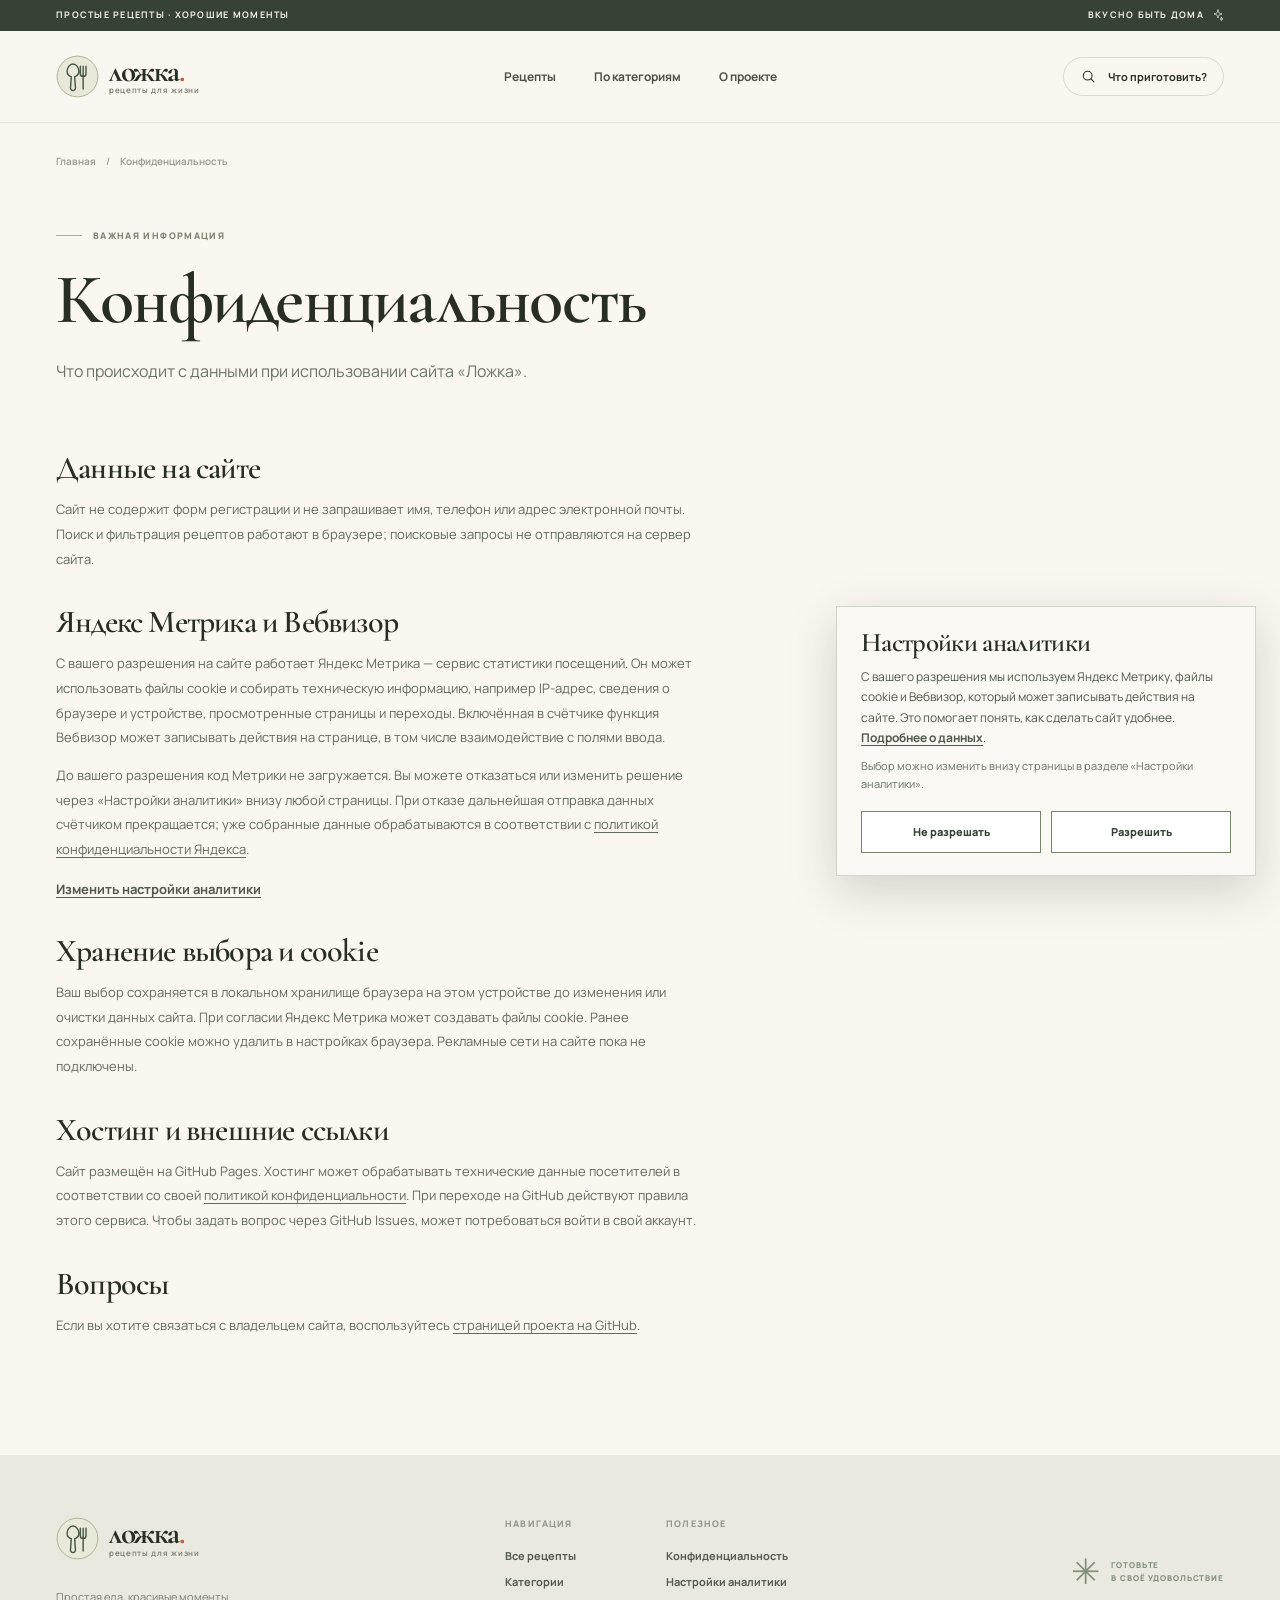
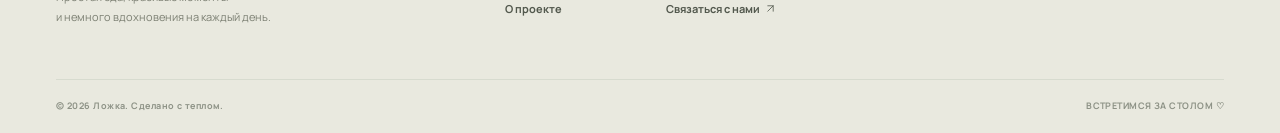
<file: privacy.html>
<!doctype html>
<html lang="ru" class="no-js">
<head>
  <meta charset="utf-8"><meta name="viewport" content="width=device-width, initial-scale=1">
  <title>Конфиденциальность — Ложка</title><meta name="description" content="Информация о данных посетителей и работе сайта «Ложка».">
  <meta name="theme-color" content="#f9f7f0"><link rel="canonical" href="https://denwot434536.github.io/privacy.html">
  <meta property="og:type" content="website"><meta property="og:locale" content="ru_RU"><meta property="og:site_name" content="Ложка">
  <meta property="og:title" content="Конфиденциальность — Ложка"><meta property="og:description" content="Информация о данных посетителей и работе сайта «Ложка»."><meta property="og:url" content="https://denwot434536.github.io/privacy.html"><meta property="og:image" content="https://denwot434536.github.io/assets/images/hero-pasta.jpg">
  <meta name="twitter:card" content="summary_large_image"><link rel="icon" href="assets/favicon.svg" type="image/svg+xml">
  <link rel="stylesheet" href="assets/css/styles.css">
  <script>document.documentElement.classList.replace('no-js','js');</script>
  <script src="assets/js/analytics.js" defer></script>
  <script src="assets/js/main.js" defer></script>
</head>
<body><a class="skip-link" href="#main">Перейти к содержанию</a>
    <div class="announcement"><div class="shell announcement-inner"><span>ПРОСТЫЕ РЕЦЕПТЫ · ХОРОШИЕ МОМЕНТЫ</span><span>ВКУСНО БЫТЬ ДОМА <svg class="icon" viewBox="0 0 24 24" fill="none" stroke="currentColor" stroke-width="1.5" stroke-linecap="round" stroke-linejoin="round" aria-hidden="true"><path d="M12 2c.6 5.5 2.5 7.4 8 8-5.5.6-7.4 2.5-8 8-.6-5.5-2.5-7.4-8-8 5.5-.6 7.4-2.5 8-8ZM19 17c.2 2 1 2.8 3 3-2 .2-2.8 1-3 3-.2-2-1-2.8-3-3 2-.2 2.8-1 3-3Z"/></svg></span></div></div>
    <header class="site-header"><div class="shell header-inner">
      <a class="brand" href="index.html" aria-label="Ложка — на главную">
      <span class="brand-mark" aria-hidden="true"><svg viewBox="0 0 38 38" fill="none"><circle cx="19" cy="19" r="18"/><path d="M15 8c-3.1 0-5.2 3.3-5.2 6.3 0 2.9 1.6 4.3 3.7 4.8L12.8 29c-.1 1.4 1 2.3 2.2 2.3s2.3-.9 2.2-2.3l-.7-9.9c2.1-.5 3.7-1.9 3.7-4.8C20.2 11.3 18.1 8 15 8ZM24 10v20M21.5 10v6.5c0 1.6 1 2.5 2.5 2.5s2.5-.9 2.5-2.5V10" stroke="currentColor" stroke-width="1.25" stroke-linecap="round" stroke-linejoin="round"/></svg></span>
      <span class="brand-copy"><strong>ложка<span class="brand-dot">.</span></strong><small>рецепты для жизни</small></span>
    </a>
      <button class="menu-toggle" type="button" aria-label="Открыть меню" aria-expanded="false" aria-controls="site-nav"><svg class="icon" viewBox="0 0 24 24" fill="none" stroke="currentColor" stroke-width="1.5" stroke-linecap="round" stroke-linejoin="round" aria-hidden="true"><path d="M4 8h16M4 16h16"/></svg></button>
      <nav class="site-nav" id="site-nav" aria-label="Основная навигация">
        <a href="index.html#recipes">Рецепты</a><a href="index.html#categories">По категориям</a><a href="about.html">О проекте</a>
      </nav>
      <a class="header-search" href="index.html#recipes"><svg class="icon" viewBox="0 0 24 24" fill="none" stroke="currentColor" stroke-width="1.5" stroke-linecap="round" stroke-linejoin="round" aria-hidden="true"><circle cx="10.8" cy="10.8" r="6.2"/><path d="m15.5 15.5 4.2 4.2"/></svg> <span>Что приготовить?</span></a>
    </div></header>
<main id="main"><section class="simple-page shell"><div class="breadcrumbs"><a href="index.html">Главная</a><span>/</span><span>Конфиденциальность</span></div>
    <div class="policy-content"><div class="eyebrow"><span></span> ВАЖНАЯ ИНФОРМАЦИЯ</div><h1>Конфиденциальность</h1>
    <p class="simple-lead">Что происходит с данными при использовании сайта «Ложка».</p><div class="prose">
    <h2>Данные на сайте</h2><p>Сайт не содержит форм регистрации и не запрашивает имя, телефон или адрес электронной почты. Поиск и фильтрация рецептов работают в браузере; поисковые запросы не отправляются на сервер сайта.</p>
    <h2>Яндекс Метрика и Вебвизор</h2><p>С вашего разрешения на сайте работает Яндекс Метрика — сервис статистики посещений. Он может использовать файлы cookie и собирать техническую информацию, например IP-адрес, сведения о браузере и устройстве, просмотренные страницы и переходы. Включённая в счётчике функция Вебвизор может записывать действия на странице, в том числе взаимодействие с полями ввода.</p>
    <p>До вашего разрешения код Метрики не загружается. Вы можете отказаться или изменить решение через «Настройки аналитики» внизу любой страницы. При отказе дальнейшая отправка данных счётчиком прекращается; уже собранные данные обрабатываются в соответствии с <a href="https://yandex.ru/legal/confidential/" target="_blank" rel="noopener noreferrer">политикой конфиденциальности Яндекса</a>.</p>
    <button class="privacy-settings privacy-settings-inline" type="button" data-consent-open>Изменить настройки аналитики</button>
    <h2>Хранение выбора и cookie</h2><p>Ваш выбор сохраняется в локальном хранилище браузера на этом устройстве до изменения или очистки данных сайта. При согласии Яндекс Метрика может создавать файлы cookie. Ранее сохранённые cookie можно удалить в настройках браузера. Рекламные сети на сайте пока не подключены.</p>
    <h2>Хостинг и внешние ссылки</h2><p>Сайт размещён на GitHub Pages. Хостинг может обрабатывать технические данные посетителей в соответствии со своей <a href="https://docs.github.com/en/site-policy/privacy-policies/github-general-privacy-statement" target="_blank" rel="noopener noreferrer">политикой конфиденциальности</a>. При переходе на GitHub действуют правила этого сервиса. Чтобы задать вопрос через GitHub Issues, может потребоваться войти в свой аккаунт.</p>
    <h2>Вопросы</h2><p>Если вы хотите связаться с владельцем сайта, воспользуйтесь <a href="https://github.com/DenWot434536/denwot434536.github.io/issues" target="_blank" rel="noopener noreferrer">страницей проекта на GitHub</a>.</p></div></div></section></main>
<footer class="site-footer"><div class="shell">
      <div class="footer-main"><div class="footer-brand"><a class="brand" href="index.html" aria-label="Ложка — на главную">
      <span class="brand-mark" aria-hidden="true"><svg viewBox="0 0 38 38" fill="none"><circle cx="19" cy="19" r="18"/><path d="M15 8c-3.1 0-5.2 3.3-5.2 6.3 0 2.9 1.6 4.3 3.7 4.8L12.8 29c-.1 1.4 1 2.3 2.2 2.3s2.3-.9 2.2-2.3l-.7-9.9c2.1-.5 3.7-1.9 3.7-4.8C20.2 11.3 18.1 8 15 8ZM24 10v20M21.5 10v6.5c0 1.6 1 2.5 2.5 2.5s2.5-.9 2.5-2.5V10" stroke="currentColor" stroke-width="1.25" stroke-linecap="round" stroke-linejoin="round"/></svg></span>
      <span class="brand-copy"><strong>ложка<span class="brand-dot">.</span></strong><small>рецепты для жизни</small></span>
    </a><p>Простая еда, красивые моменты<br>и немного вдохновения на каждый день.</p></div>
      <div class="footer-links"><div><span class="footer-label">НАВИГАЦИЯ</span><a href="index.html#recipes">Все рецепты</a><a href="index.html#categories">Категории</a><a href="about.html">О проекте</a></div>
      <div><span class="footer-label">ПОЛЕЗНОЕ</span><a href="privacy.html">Конфиденциальность</a><button class="privacy-settings" type="button" data-consent-open>Настройки аналитики</button><a href="https://github.com/DenWot434536/denwot434536.github.io/issues" target="_blank" rel="noopener noreferrer">Связаться с нами <svg class="icon" viewBox="0 0 24 24" fill="none" stroke="currentColor" stroke-width="1.5" stroke-linecap="round" stroke-linejoin="round" aria-hidden="true"><path d="M7 17 17 7M7 7h10v10"/></svg></a></div></div>
      <div class="footer-note"><span class="footer-sun">✳</span><span>ГОТОВЬТЕ<br>В СВОЁ УДОВОЛЬСТВИЕ</span></div></div>
      <div class="footer-bottom"><span>© 2026 Ложка. Сделано с теплом.</span><span>ВСТРЕТИМСЯ ЗА СТОЛОМ ♡</span></div>
    </div></footer>
<section class="consent-banner" id="consent-banner" role="region" aria-labelledby="consent-title" aria-describedby="consent-description" aria-live="polite" hidden>
      <h2 id="consent-title" tabindex="-1">Настройки аналитики</h2>
      <p id="consent-description">С вашего разрешения мы используем Яндекс Метрику, файлы cookie и Вебвизор, который может записывать действия на сайте. Это помогает понять, как сделать сайт удобнее. <a href="privacy.html">Подробнее о данных</a>.</p>
      <p class="consent-hint">Выбор можно изменить внизу страницы в разделе «Настройки аналитики».</p>
      <div class="consent-actions"><button class="consent-button" type="button" data-consent-deny>Не разрешать</button><button class="consent-button" type="button" data-consent-accept>Разрешить</button></div>
    </section>
</body></html>
</file>
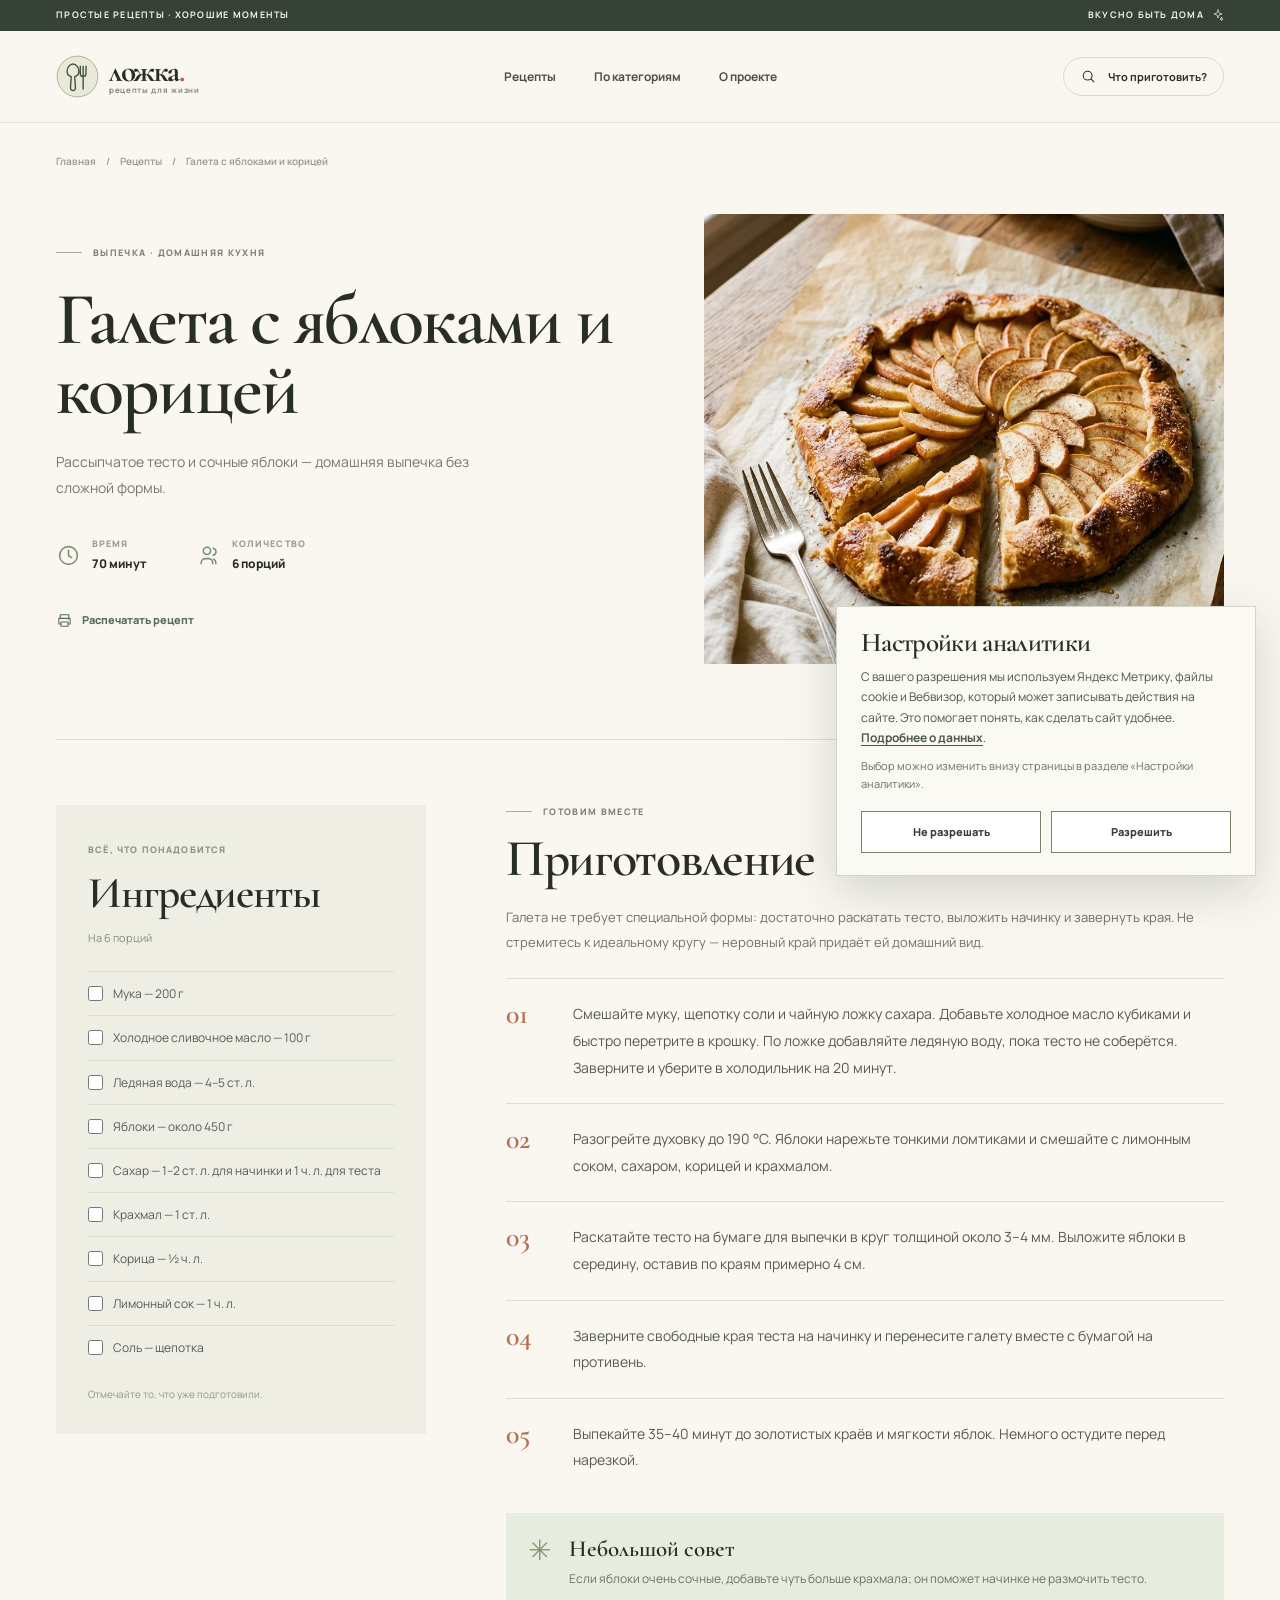
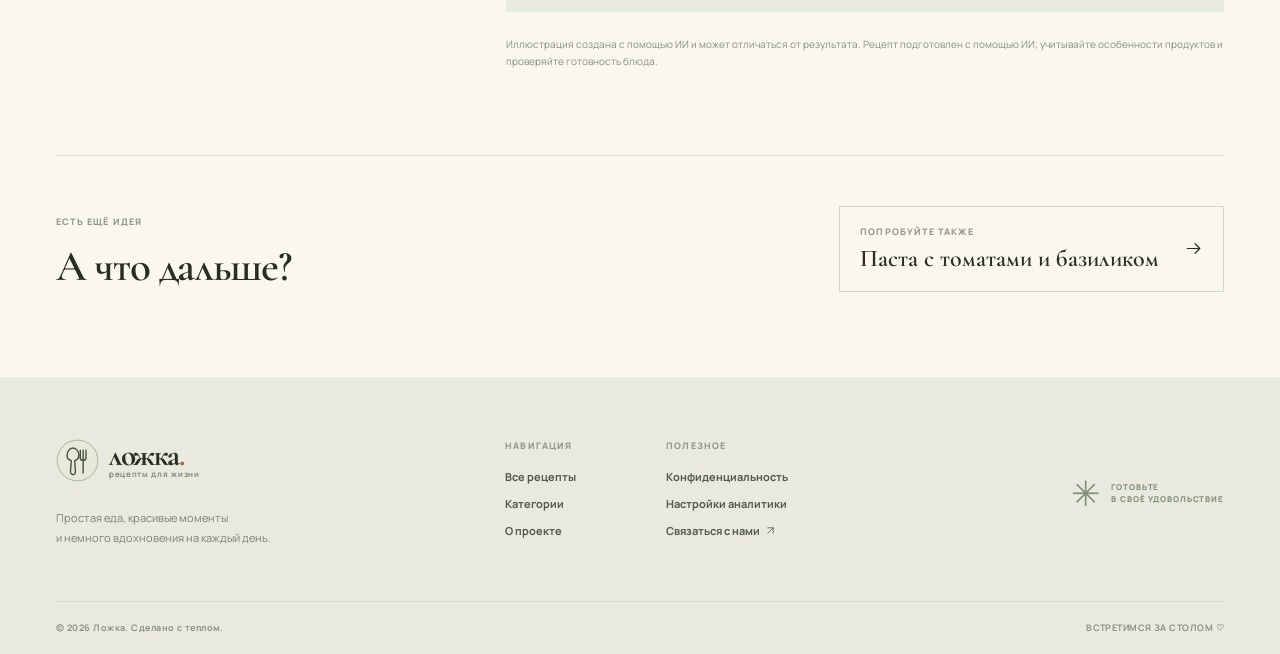
<file: recipes/galeta-s-yablokami.html>
<!doctype html>
<html lang="ru" class="no-js">
<head>
  <meta charset="utf-8"><meta name="viewport" content="width=device-width, initial-scale=1">
  <title>Галета с яблоками и корицей — Ложка</title><meta name="description" content="Рассыпчатое тесто и сочные яблоки — домашняя выпечка без сложной формы.">
  <meta name="theme-color" content="#f9f7f0"><link rel="canonical" href="https://denwot434536.github.io/recipes/galeta-s-yablokami.html">
  <meta property="og:type" content="website"><meta property="og:locale" content="ru_RU"><meta property="og:site_name" content="Ложка">
  <meta property="og:title" content="Галета с яблоками и корицей — Ложка"><meta property="og:description" content="Рассыпчатое тесто и сочные яблоки — домашняя выпечка без сложной формы."><meta property="og:url" content="https://denwot434536.github.io/recipes/galeta-s-yablokami.html"><meta property="og:image" content="https://denwot434536.github.io/assets/images/apples.jpg">
  <meta name="twitter:card" content="summary_large_image"><link rel="icon" href="../assets/favicon.svg" type="image/svg+xml">
  <link rel="stylesheet" href="../assets/css/styles.css">
  <script>document.documentElement.classList.replace('no-js','js');</script>
  <script src="../assets/js/analytics.js" defer></script>
  <script src="../assets/js/main.js" defer></script><script type="application/ld+json">{"@context": "https://schema.org", "@type": "Recipe", "name": "Галета с яблоками и корицей", "description": "Рассыпчатое тесто и сочные яблоки — домашняя выпечка без сложной формы.", "image": ["https://denwot434536.github.io/assets/images/apples.jpg"], "totalTime": "PT70M", "recipeYield": "6 порций", "recipeCategory": "Выпечка", "recipeIngredient": ["Мука — 200 г", "Холодное сливочное масло — 100 г", "Ледяная вода — 4–5 ст. л.", "Яблоки — около 450 г", "Сахар — 1–2 ст. л. для начинки и 1 ч. л. для теста", "Крахмал — 1 ст. л.", "Корица — ½ ч. л.", "Лимонный сок — 1 ч. л.", "Соль — щепотка"], "recipeInstructions": [{"@type": "HowToStep", "text": "Смешайте муку, щепотку соли и чайную ложку сахара. Добавьте холодное масло кубиками и быстро перетрите в крошку. По ложке добавляйте ледяную воду, пока тесто не соберётся. Заверните и уберите в холодильник на 20 минут."}, {"@type": "HowToStep", "text": "Разогрейте духовку до 190 °C. Яблоки нарежьте тонкими ломтиками и смешайте с лимонным соком, сахаром, корицей и крахмалом."}, {"@type": "HowToStep", "text": "Раскатайте тесто на бумаге для выпечки в круг толщиной около 3–4 мм. Выложите яблоки в середину, оставив по краям примерно 4 см."}, {"@type": "HowToStep", "text": "Заверните свободные края теста на начинку и перенесите галету вместе с бумагой на противень."}, {"@type": "HowToStep", "text": "Выпекайте 35–40 минут до золотистых краёв и мягкости яблок. Немного остудите перед нарезкой."}], "inLanguage": "ru-RU", "url": "https://denwot434536.github.io/recipes/galeta-s-yablokami.html"}</script>
</head>
<body><a class="skip-link" href="#main">Перейти к содержанию</a>
    <div class="announcement"><div class="shell announcement-inner"><span>ПРОСТЫЕ РЕЦЕПТЫ · ХОРОШИЕ МОМЕНТЫ</span><span>ВКУСНО БЫТЬ ДОМА <svg class="icon" viewBox="0 0 24 24" fill="none" stroke="currentColor" stroke-width="1.5" stroke-linecap="round" stroke-linejoin="round" aria-hidden="true"><path d="M12 2c.6 5.5 2.5 7.4 8 8-5.5.6-7.4 2.5-8 8-.6-5.5-2.5-7.4-8-8 5.5-.6 7.4-2.5 8-8ZM19 17c.2 2 1 2.8 3 3-2 .2-2.8 1-3 3-.2-2-1-2.8-3-3 2-.2 2.8-1 3-3Z"/></svg></span></div></div>
    <header class="site-header"><div class="shell header-inner">
      <a class="brand" href="../index.html" aria-label="Ложка — на главную">
      <span class="brand-mark" aria-hidden="true"><svg viewBox="0 0 38 38" fill="none"><circle cx="19" cy="19" r="18"/><path d="M15 8c-3.1 0-5.2 3.3-5.2 6.3 0 2.9 1.6 4.3 3.7 4.8L12.8 29c-.1 1.4 1 2.3 2.2 2.3s2.3-.9 2.2-2.3l-.7-9.9c2.1-.5 3.7-1.9 3.7-4.8C20.2 11.3 18.1 8 15 8ZM24 10v20M21.5 10v6.5c0 1.6 1 2.5 2.5 2.5s2.5-.9 2.5-2.5V10" stroke="currentColor" stroke-width="1.25" stroke-linecap="round" stroke-linejoin="round"/></svg></span>
      <span class="brand-copy"><strong>ложка<span class="brand-dot">.</span></strong><small>рецепты для жизни</small></span>
    </a>
      <button class="menu-toggle" type="button" aria-label="Открыть меню" aria-expanded="false" aria-controls="site-nav"><svg class="icon" viewBox="0 0 24 24" fill="none" stroke="currentColor" stroke-width="1.5" stroke-linecap="round" stroke-linejoin="round" aria-hidden="true"><path d="M4 8h16M4 16h16"/></svg></button>
      <nav class="site-nav" id="site-nav" aria-label="Основная навигация">
        <a href="../index.html#recipes">Рецепты</a><a href="../index.html#categories">По категориям</a><a href="../about.html">О проекте</a>
      </nav>
      <a class="header-search" href="../index.html#recipes"><svg class="icon" viewBox="0 0 24 24" fill="none" stroke="currentColor" stroke-width="1.5" stroke-linecap="round" stroke-linejoin="round" aria-hidden="true"><circle cx="10.8" cy="10.8" r="6.2"/><path d="m15.5 15.5 4.2 4.2"/></svg> <span>Что приготовить?</span></a>
    </div></header>
<main id="main">
    <article class="recipe-detail shell"><div class="breadcrumbs"><a href="../index.html">Главная</a><span>/</span><a href="../index.html#recipes">Рецепты</a><span>/</span><span>Галета с яблоками и корицей</span></div>
      <div class="detail-intro"><div class="detail-copy"><div class="eyebrow"><span></span> ВЫПЕЧКА · ДОМАШНЯЯ КУХНЯ</div><h1>Галета с яблоками и корицей</h1><p>Рассыпчатое тесто и сочные яблоки — домашняя выпечка без сложной формы.</p><div class="detail-meta"><span><svg class="icon" viewBox="0 0 24 24" fill="none" stroke="currentColor" stroke-width="1.5" stroke-linecap="round" stroke-linejoin="round" aria-hidden="true"><circle cx="12" cy="12" r="8.5"/><path d="M12 7v5l3 2"/></svg> <span><small>ВРЕМЯ</small><strong>70 минут</strong></span></span><span><svg class="icon" viewBox="0 0 24 24" fill="none" stroke="currentColor" stroke-width="1.5" stroke-linecap="round" stroke-linejoin="round" aria-hidden="true"><path d="M16 20v-1a4 4 0 0 0-4-4H9a4 4 0 0 0-4 4v1M10.5 11a3.5 3.5 0 1 0 0-7 3.5 3.5 0 0 0 0 7ZM16.5 5a3.5 3.5 0 0 1 0 6.8M19 20v-1a4 4 0 0 0-2-3.5"/></svg> <span><small>КОЛИЧЕСТВО</small><strong>6 порций</strong></span></span></div><button class="print-button" type="button" data-print><svg class="icon" viewBox="0 0 24 24" fill="none" stroke="currentColor" stroke-width="1.5" stroke-linecap="round" stroke-linejoin="round" aria-hidden="true"><path d="M6 9V4h12v5M6 17H4V9h16v8h-2M7 14h10v6H7zM17 11h.01"/></svg> Распечатать рецепт</button></div><div class="detail-image"><img src="../assets/images/apples.jpg" alt="Домашняя галета с тонкими ломтиками яблок на бумаге для выпечки" width="928" height="1152"><span>ПРИЯТНОГО АППЕТИТА ✳</span></div></div>
      <div class="recipe-content"><aside class="ingredients-card"><span class="ingredients-kicker">ВСЁ, ЧТО ПОНАДОБИТСЯ</span><h2>Ингредиенты</h2><p>На 6 порций</p><ul><li><label><input type="checkbox"><span>Мука — 200 г</span></label></li><li><label><input type="checkbox"><span>Холодное сливочное масло — 100 г</span></label></li><li><label><input type="checkbox"><span>Ледяная вода — 4–5 ст. л.</span></label></li><li><label><input type="checkbox"><span>Яблоки — около 450 г</span></label></li><li><label><input type="checkbox"><span>Сахар — 1–2 ст. л. для начинки и 1 ч. л. для теста</span></label></li><li><label><input type="checkbox"><span>Крахмал — 1 ст. л.</span></label></li><li><label><input type="checkbox"><span>Корица — ½ ч. л.</span></label></li><li><label><input type="checkbox"><span>Лимонный сок — 1 ч. л.</span></label></li><li><label><input type="checkbox"><span>Соль — щепотка</span></label></li></ul><p class="ingredients-hint">Отмечайте то, что уже подготовили.</p></aside>
      <div class="directions"><div class="eyebrow"><span></span> ГОТОВИМ ВМЕСТЕ</div><h2>Приготовление</h2><p class="recipe-intro">Галета не требует специальной формы: достаточно раскатать тесто, выложить начинку и завернуть края. Не стремитесь к идеальному кругу — неровный край придаёт ей домашний вид.</p><ol class="steps"><li><span class="step-number">01</span><p>Смешайте муку, щепотку соли и чайную ложку сахара. Добавьте холодное масло кубиками и быстро перетрите в крошку. По ложке добавляйте ледяную воду, пока тесто не соберётся. Заверните и уберите в холодильник на 20 минут.</p></li><li><span class="step-number">02</span><p>Разогрейте духовку до 190 °C. Яблоки нарежьте тонкими ломтиками и смешайте с лимонным соком, сахаром, корицей и крахмалом.</p></li><li><span class="step-number">03</span><p>Раскатайте тесто на бумаге для выпечки в круг толщиной около 3–4 мм. Выложите яблоки в середину, оставив по краям примерно 4 см.</p></li><li><span class="step-number">04</span><p>Заверните свободные края теста на начинку и перенесите галету вместе с бумагой на противень.</p></li><li><span class="step-number">05</span><p>Выпекайте 35–40 минут до золотистых краёв и мягкости яблок. Немного остудите перед нарезкой.</p></li></ol><div class="tip-box"><span class="tip-icon">✳</span><div><strong>Небольшой совет</strong><p>Если яблоки очень сочные, добавьте чуть больше крахмала; он поможет начинке не размочить тесто.</p></div></div><p class="photo-note">Иллюстрация создана с помощью ИИ и может отличаться от результата. Рецепт подготовлен с помощью ИИ; учитывайте особенности продуктов и проверяйте готовность блюда.</p></div></div>
      <div class="detail-bottom"><div><span>ЕСТЬ ЕЩЁ ИДЕЯ</span><h2>А что дальше?</h2></div><a href="pasta-s-tomatami.html"><span>ПОПРОБУЙТЕ ТАКЖЕ</span><strong>Паста с томатами и базиликом</strong><svg class="icon" viewBox="0 0 24 24" fill="none" stroke="currentColor" stroke-width="1.5" stroke-linecap="round" stroke-linejoin="round" aria-hidden="true"><path d="M4 12h16M14 6l6 6-6 6"/></svg></a></div>
    </article></main>
<footer class="site-footer"><div class="shell">
      <div class="footer-main"><div class="footer-brand"><a class="brand" href="../index.html" aria-label="Ложка — на главную">
      <span class="brand-mark" aria-hidden="true"><svg viewBox="0 0 38 38" fill="none"><circle cx="19" cy="19" r="18"/><path d="M15 8c-3.1 0-5.2 3.3-5.2 6.3 0 2.9 1.6 4.3 3.7 4.8L12.8 29c-.1 1.4 1 2.3 2.2 2.3s2.3-.9 2.2-2.3l-.7-9.9c2.1-.5 3.7-1.9 3.7-4.8C20.2 11.3 18.1 8 15 8ZM24 10v20M21.5 10v6.5c0 1.6 1 2.5 2.5 2.5s2.5-.9 2.5-2.5V10" stroke="currentColor" stroke-width="1.25" stroke-linecap="round" stroke-linejoin="round"/></svg></span>
      <span class="brand-copy"><strong>ложка<span class="brand-dot">.</span></strong><small>рецепты для жизни</small></span>
    </a><p>Простая еда, красивые моменты<br>и немного вдохновения на каждый день.</p></div>
      <div class="footer-links"><div><span class="footer-label">НАВИГАЦИЯ</span><a href="../index.html#recipes">Все рецепты</a><a href="../index.html#categories">Категории</a><a href="../about.html">О проекте</a></div>
      <div><span class="footer-label">ПОЛЕЗНОЕ</span><a href="../privacy.html">Конфиденциальность</a><button class="privacy-settings" type="button" data-consent-open>Настройки аналитики</button><a href="https://github.com/DenWot434536/denwot434536.github.io/issues" target="_blank" rel="noopener noreferrer">Связаться с нами <svg class="icon" viewBox="0 0 24 24" fill="none" stroke="currentColor" stroke-width="1.5" stroke-linecap="round" stroke-linejoin="round" aria-hidden="true"><path d="M7 17 17 7M7 7h10v10"/></svg></a></div></div>
      <div class="footer-note"><span class="footer-sun">✳</span><span>ГОТОВЬТЕ<br>В СВОЁ УДОВОЛЬСТВИЕ</span></div></div>
      <div class="footer-bottom"><span>© 2026 Ложка. Сделано с теплом.</span><span>ВСТРЕТИМСЯ ЗА СТОЛОМ ♡</span></div>
    </div></footer>
<section class="consent-banner" id="consent-banner" role="region" aria-labelledby="consent-title" aria-describedby="consent-description" aria-live="polite" hidden>
      <h2 id="consent-title" tabindex="-1">Настройки аналитики</h2>
      <p id="consent-description">С вашего разрешения мы используем Яндекс Метрику, файлы cookie и Вебвизор, который может записывать действия на сайте. Это помогает понять, как сделать сайт удобнее. <a href="../privacy.html">Подробнее о данных</a>.</p>
      <p class="consent-hint">Выбор можно изменить внизу страницы в разделе «Настройки аналитики».</p>
      <div class="consent-actions"><button class="consent-button" type="button" data-consent-deny>Не разрешать</button><button class="consent-button" type="button" data-consent-accept>Разрешить</button></div>
    </section>
</body></html>
</file>
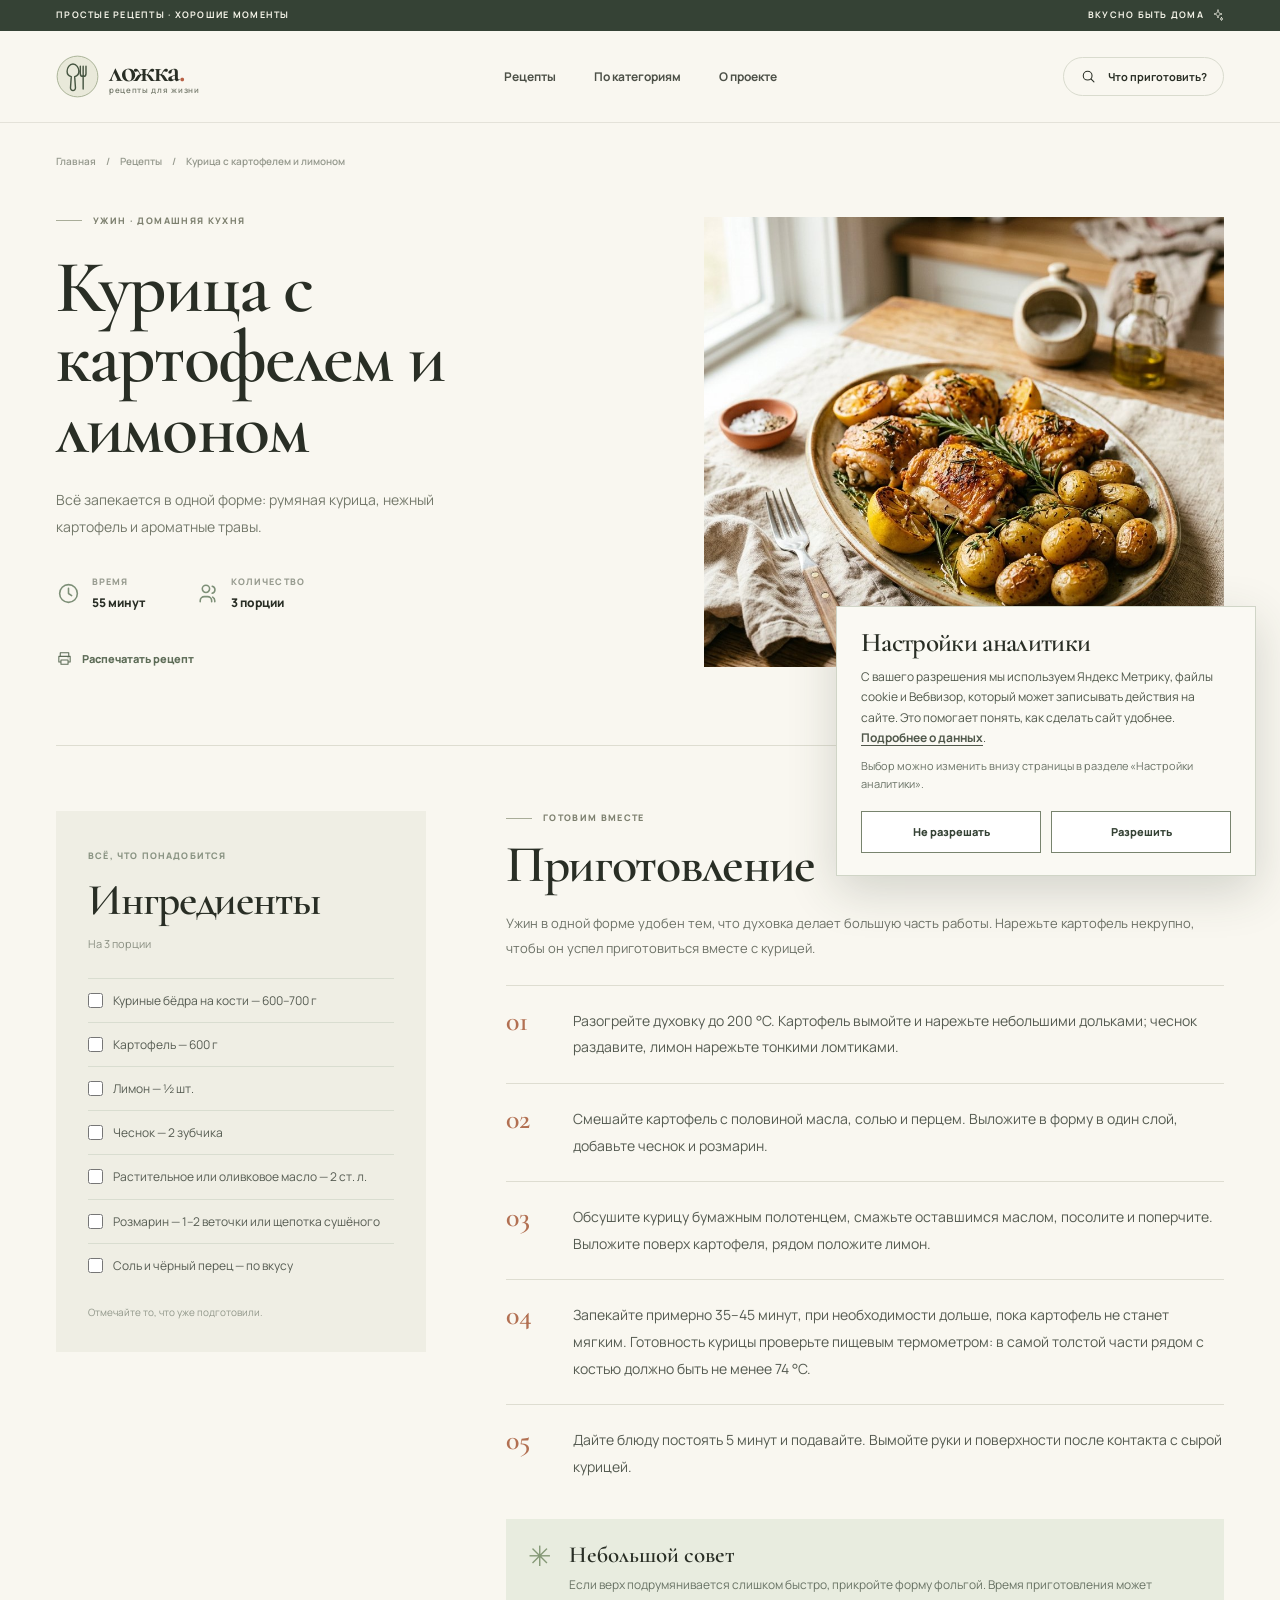
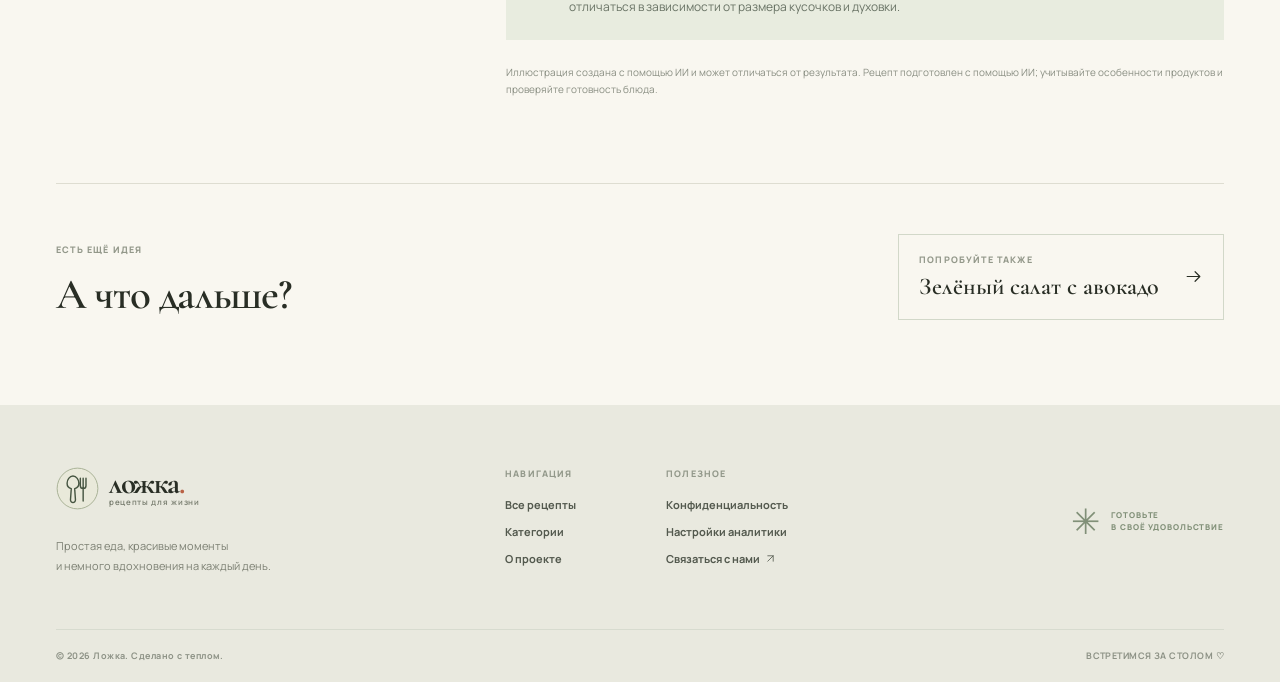
<file: recipes/kuritsa-s-kartofelem.html>
<!doctype html>
<html lang="ru" class="no-js">
<head>
  <meta charset="utf-8"><meta name="viewport" content="width=device-width, initial-scale=1">
  <title>Курица с картофелем и лимоном — Ложка</title><meta name="description" content="Всё запекается в одной форме: румяная курица, нежный картофель и ароматные травы.">
  <meta name="theme-color" content="#f9f7f0"><link rel="canonical" href="https://denwot434536.github.io/recipes/kuritsa-s-kartofelem.html">
  <meta property="og:type" content="website"><meta property="og:locale" content="ru_RU"><meta property="og:site_name" content="Ложка">
  <meta property="og:title" content="Курица с картофелем и лимоном — Ложка"><meta property="og:description" content="Всё запекается в одной форме: румяная курица, нежный картофель и ароматные травы."><meta property="og:url" content="https://denwot434536.github.io/recipes/kuritsa-s-kartofelem.html"><meta property="og:image" content="https://denwot434536.github.io/assets/images/chicken.jpg">
  <meta name="twitter:card" content="summary_large_image"><link rel="icon" href="../assets/favicon.svg" type="image/svg+xml">
  <link rel="stylesheet" href="../assets/css/styles.css">
  <script>document.documentElement.classList.replace('no-js','js');</script>
  <script src="../assets/js/analytics.js" defer></script>
  <script src="../assets/js/main.js" defer></script><script type="application/ld+json">{"@context": "https://schema.org", "@type": "Recipe", "name": "Курица с картофелем и лимоном", "description": "Всё запекается в одной форме: румяная курица, нежный картофель и ароматные травы.", "image": ["https://denwot434536.github.io/assets/images/chicken.jpg"], "totalTime": "PT55M", "recipeYield": "3 порции", "recipeCategory": "Ужин", "recipeIngredient": ["Куриные бёдра на кости — 600–700 г", "Картофель — 600 г", "Лимон — ½ шт.", "Чеснок — 2 зубчика", "Растительное или оливковое масло — 2 ст. л.", "Розмарин — 1–2 веточки или щепотка сушёного", "Соль и чёрный перец — по вкусу"], "recipeInstructions": [{"@type": "HowToStep", "text": "Разогрейте духовку до 200 °C. Картофель вымойте и нарежьте небольшими дольками; чеснок раздавите, лимон нарежьте тонкими ломтиками."}, {"@type": "HowToStep", "text": "Смешайте картофель с половиной масла, солью и перцем. Выложите в форму в один слой, добавьте чеснок и розмарин."}, {"@type": "HowToStep", "text": "Обсушите курицу бумажным полотенцем, смажьте оставшимся маслом, посолите и поперчите. Выложите поверх картофеля, рядом положите лимон."}, {"@type": "HowToStep", "text": "Запекайте примерно 35–45 минут, при необходимости дольше, пока картофель не станет мягким. Готовность курицы проверьте пищевым термометром: в самой толстой части рядом с костью должно быть не менее 74 °C."}, {"@type": "HowToStep", "text": "Дайте блюду постоять 5 минут и подавайте. Вымойте руки и поверхности после контакта с сырой курицей."}], "inLanguage": "ru-RU", "url": "https://denwot434536.github.io/recipes/kuritsa-s-kartofelem.html"}</script>
</head>
<body><a class="skip-link" href="#main">Перейти к содержанию</a>
    <div class="announcement"><div class="shell announcement-inner"><span>ПРОСТЫЕ РЕЦЕПТЫ · ХОРОШИЕ МОМЕНТЫ</span><span>ВКУСНО БЫТЬ ДОМА <svg class="icon" viewBox="0 0 24 24" fill="none" stroke="currentColor" stroke-width="1.5" stroke-linecap="round" stroke-linejoin="round" aria-hidden="true"><path d="M12 2c.6 5.5 2.5 7.4 8 8-5.5.6-7.4 2.5-8 8-.6-5.5-2.5-7.4-8-8 5.5-.6 7.4-2.5 8-8ZM19 17c.2 2 1 2.8 3 3-2 .2-2.8 1-3 3-.2-2-1-2.8-3-3 2-.2 2.8-1 3-3Z"/></svg></span></div></div>
    <header class="site-header"><div class="shell header-inner">
      <a class="brand" href="../index.html" aria-label="Ложка — на главную">
      <span class="brand-mark" aria-hidden="true"><svg viewBox="0 0 38 38" fill="none"><circle cx="19" cy="19" r="18"/><path d="M15 8c-3.1 0-5.2 3.3-5.2 6.3 0 2.9 1.6 4.3 3.7 4.8L12.8 29c-.1 1.4 1 2.3 2.2 2.3s2.3-.9 2.2-2.3l-.7-9.9c2.1-.5 3.7-1.9 3.7-4.8C20.2 11.3 18.1 8 15 8ZM24 10v20M21.5 10v6.5c0 1.6 1 2.5 2.5 2.5s2.5-.9 2.5-2.5V10" stroke="currentColor" stroke-width="1.25" stroke-linecap="round" stroke-linejoin="round"/></svg></span>
      <span class="brand-copy"><strong>ложка<span class="brand-dot">.</span></strong><small>рецепты для жизни</small></span>
    </a>
      <button class="menu-toggle" type="button" aria-label="Открыть меню" aria-expanded="false" aria-controls="site-nav"><svg class="icon" viewBox="0 0 24 24" fill="none" stroke="currentColor" stroke-width="1.5" stroke-linecap="round" stroke-linejoin="round" aria-hidden="true"><path d="M4 8h16M4 16h16"/></svg></button>
      <nav class="site-nav" id="site-nav" aria-label="Основная навигация">
        <a href="../index.html#recipes">Рецепты</a><a href="../index.html#categories">По категориям</a><a href="../about.html">О проекте</a>
      </nav>
      <a class="header-search" href="../index.html#recipes"><svg class="icon" viewBox="0 0 24 24" fill="none" stroke="currentColor" stroke-width="1.5" stroke-linecap="round" stroke-linejoin="round" aria-hidden="true"><circle cx="10.8" cy="10.8" r="6.2"/><path d="m15.5 15.5 4.2 4.2"/></svg> <span>Что приготовить?</span></a>
    </div></header>
<main id="main">
    <article class="recipe-detail shell"><div class="breadcrumbs"><a href="../index.html">Главная</a><span>/</span><a href="../index.html#recipes">Рецепты</a><span>/</span><span>Курица с картофелем и лимоном</span></div>
      <div class="detail-intro"><div class="detail-copy"><div class="eyebrow"><span></span> УЖИН · ДОМАШНЯЯ КУХНЯ</div><h1>Курица с картофелем и лимоном</h1><p>Всё запекается в одной форме: румяная курица, нежный картофель и ароматные травы.</p><div class="detail-meta"><span><svg class="icon" viewBox="0 0 24 24" fill="none" stroke="currentColor" stroke-width="1.5" stroke-linecap="round" stroke-linejoin="round" aria-hidden="true"><circle cx="12" cy="12" r="8.5"/><path d="M12 7v5l3 2"/></svg> <span><small>ВРЕМЯ</small><strong>55 минут</strong></span></span><span><svg class="icon" viewBox="0 0 24 24" fill="none" stroke="currentColor" stroke-width="1.5" stroke-linecap="round" stroke-linejoin="round" aria-hidden="true"><path d="M16 20v-1a4 4 0 0 0-4-4H9a4 4 0 0 0-4 4v1M10.5 11a3.5 3.5 0 1 0 0-7 3.5 3.5 0 0 0 0 7ZM16.5 5a3.5 3.5 0 0 1 0 6.8M19 20v-1a4 4 0 0 0-2-3.5"/></svg> <span><small>КОЛИЧЕСТВО</small><strong>3 порции</strong></span></span></div><button class="print-button" type="button" data-print><svg class="icon" viewBox="0 0 24 24" fill="none" stroke="currentColor" stroke-width="1.5" stroke-linecap="round" stroke-linejoin="round" aria-hidden="true"><path d="M6 9V4h12v5M6 17H4V9h16v8h-2M7 14h10v6H7zM17 11h.01"/></svg> Распечатать рецепт</button></div><div class="detail-image"><img src="../assets/images/chicken.jpg" alt="Запечённые куриные бёдра с картофелем, лимоном и розмарином" width="928" height="1152"><span>ПРИЯТНОГО АППЕТИТА ✳</span></div></div>
      <div class="recipe-content"><aside class="ingredients-card"><span class="ingredients-kicker">ВСЁ, ЧТО ПОНАДОБИТСЯ</span><h2>Ингредиенты</h2><p>На 3 порции</p><ul><li><label><input type="checkbox"><span>Куриные бёдра на кости — 600–700 г</span></label></li><li><label><input type="checkbox"><span>Картофель — 600 г</span></label></li><li><label><input type="checkbox"><span>Лимон — ½ шт.</span></label></li><li><label><input type="checkbox"><span>Чеснок — 2 зубчика</span></label></li><li><label><input type="checkbox"><span>Растительное или оливковое масло — 2 ст. л.</span></label></li><li><label><input type="checkbox"><span>Розмарин — 1–2 веточки или щепотка сушёного</span></label></li><li><label><input type="checkbox"><span>Соль и чёрный перец — по вкусу</span></label></li></ul><p class="ingredients-hint">Отмечайте то, что уже подготовили.</p></aside>
      <div class="directions"><div class="eyebrow"><span></span> ГОТОВИМ ВМЕСТЕ</div><h2>Приготовление</h2><p class="recipe-intro">Ужин в одной форме удобен тем, что духовка делает большую часть работы. Нарежьте картофель некрупно, чтобы он успел приготовиться вместе с курицей.</p><ol class="steps"><li><span class="step-number">01</span><p>Разогрейте духовку до 200 °C. Картофель вымойте и нарежьте небольшими дольками; чеснок раздавите, лимон нарежьте тонкими ломтиками.</p></li><li><span class="step-number">02</span><p>Смешайте картофель с половиной масла, солью и перцем. Выложите в форму в один слой, добавьте чеснок и розмарин.</p></li><li><span class="step-number">03</span><p>Обсушите курицу бумажным полотенцем, смажьте оставшимся маслом, посолите и поперчите. Выложите поверх картофеля, рядом положите лимон.</p></li><li><span class="step-number">04</span><p>Запекайте примерно 35–45 минут, при необходимости дольше, пока картофель не станет мягким. Готовность курицы проверьте пищевым термометром: в самой толстой части рядом с костью должно быть не менее 74 °C.</p></li><li><span class="step-number">05</span><p>Дайте блюду постоять 5 минут и подавайте. Вымойте руки и поверхности после контакта с сырой курицей.</p></li></ol><div class="tip-box"><span class="tip-icon">✳</span><div><strong>Небольшой совет</strong><p>Если верх подрумянивается слишком быстро, прикройте форму фольгой. Время приготовления может отличаться в зависимости от размера кусочков и духовки.</p></div></div><p class="photo-note">Иллюстрация создана с помощью ИИ и может отличаться от результата. Рецепт подготовлен с помощью ИИ; учитывайте особенности продуктов и проверяйте готовность блюда.</p></div></div>
      <div class="detail-bottom"><div><span>ЕСТЬ ЕЩЁ ИДЕЯ</span><h2>А что дальше?</h2></div><a href="zelyonyy-salat-s-avokado.html"><span>ПОПРОБУЙТЕ ТАКЖЕ</span><strong>Зелёный салат с авокадо</strong><svg class="icon" viewBox="0 0 24 24" fill="none" stroke="currentColor" stroke-width="1.5" stroke-linecap="round" stroke-linejoin="round" aria-hidden="true"><path d="M4 12h16M14 6l6 6-6 6"/></svg></a></div>
    </article></main>
<footer class="site-footer"><div class="shell">
      <div class="footer-main"><div class="footer-brand"><a class="brand" href="../index.html" aria-label="Ложка — на главную">
      <span class="brand-mark" aria-hidden="true"><svg viewBox="0 0 38 38" fill="none"><circle cx="19" cy="19" r="18"/><path d="M15 8c-3.1 0-5.2 3.3-5.2 6.3 0 2.9 1.6 4.3 3.7 4.8L12.8 29c-.1 1.4 1 2.3 2.2 2.3s2.3-.9 2.2-2.3l-.7-9.9c2.1-.5 3.7-1.9 3.7-4.8C20.2 11.3 18.1 8 15 8ZM24 10v20M21.5 10v6.5c0 1.6 1 2.5 2.5 2.5s2.5-.9 2.5-2.5V10" stroke="currentColor" stroke-width="1.25" stroke-linecap="round" stroke-linejoin="round"/></svg></span>
      <span class="brand-copy"><strong>ложка<span class="brand-dot">.</span></strong><small>рецепты для жизни</small></span>
    </a><p>Простая еда, красивые моменты<br>и немного вдохновения на каждый день.</p></div>
      <div class="footer-links"><div><span class="footer-label">НАВИГАЦИЯ</span><a href="../index.html#recipes">Все рецепты</a><a href="../index.html#categories">Категории</a><a href="../about.html">О проекте</a></div>
      <div><span class="footer-label">ПОЛЕЗНОЕ</span><a href="../privacy.html">Конфиденциальность</a><button class="privacy-settings" type="button" data-consent-open>Настройки аналитики</button><a href="https://github.com/DenWot434536/denwot434536.github.io/issues" target="_blank" rel="noopener noreferrer">Связаться с нами <svg class="icon" viewBox="0 0 24 24" fill="none" stroke="currentColor" stroke-width="1.5" stroke-linecap="round" stroke-linejoin="round" aria-hidden="true"><path d="M7 17 17 7M7 7h10v10"/></svg></a></div></div>
      <div class="footer-note"><span class="footer-sun">✳</span><span>ГОТОВЬТЕ<br>В СВОЁ УДОВОЛЬСТВИЕ</span></div></div>
      <div class="footer-bottom"><span>© 2026 Ложка. Сделано с теплом.</span><span>ВСТРЕТИМСЯ ЗА СТОЛОМ ♡</span></div>
    </div></footer>
<section class="consent-banner" id="consent-banner" role="region" aria-labelledby="consent-title" aria-describedby="consent-description" aria-live="polite" hidden>
      <h2 id="consent-title" tabindex="-1">Настройки аналитики</h2>
      <p id="consent-description">С вашего разрешения мы используем Яндекс Метрику, файлы cookie и Вебвизор, который может записывать действия на сайте. Это помогает понять, как сделать сайт удобнее. <a href="../privacy.html">Подробнее о данных</a>.</p>
      <p class="consent-hint">Выбор можно изменить внизу страницы в разделе «Настройки аналитики».</p>
      <div class="consent-actions"><button class="consent-button" type="button" data-consent-deny>Не разрешать</button><button class="consent-button" type="button" data-consent-accept>Разрешить</button></div>
    </section>
</body></html>
</file>
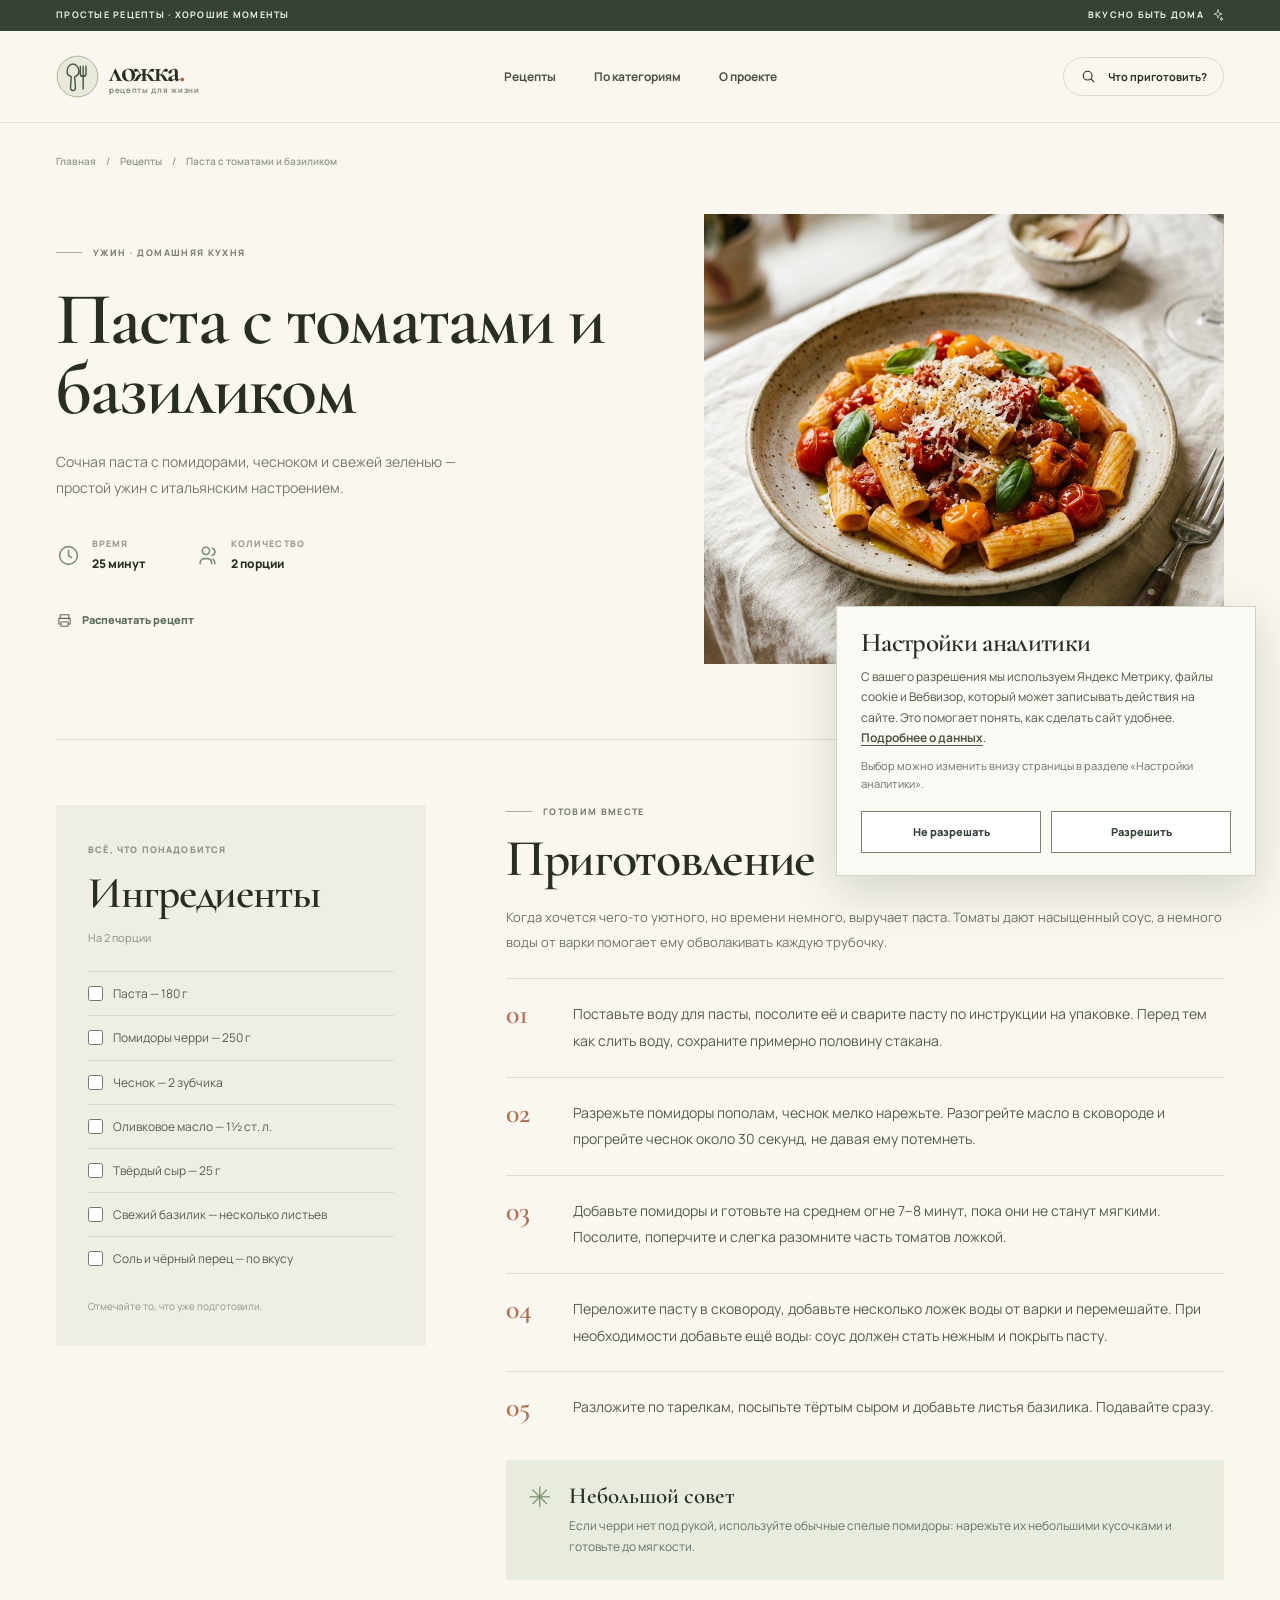
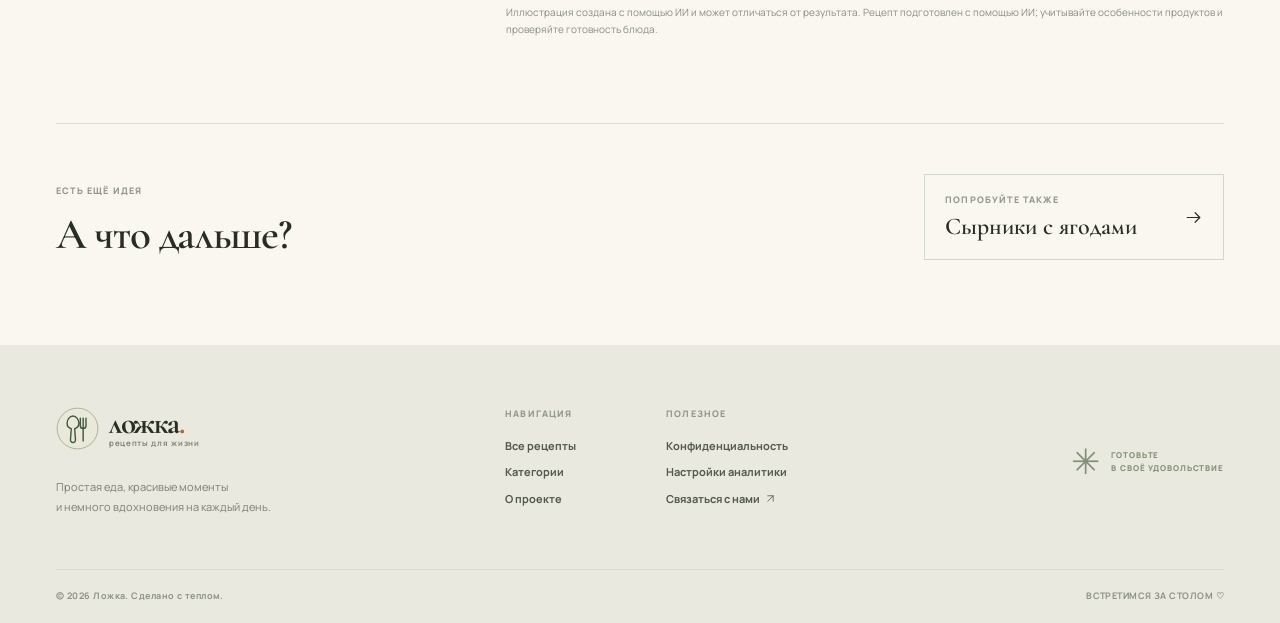
<file: recipes/pasta-s-tomatami.html>
<!doctype html>
<html lang="ru" class="no-js">
<head>
  <meta charset="utf-8"><meta name="viewport" content="width=device-width, initial-scale=1">
  <title>Паста с томатами и базиликом — Ложка</title><meta name="description" content="Сочная паста с помидорами, чесноком и свежей зеленью — простой ужин с итальянским настроением.">
  <meta name="theme-color" content="#f9f7f0"><link rel="canonical" href="https://denwot434536.github.io/recipes/pasta-s-tomatami.html">
  <meta property="og:type" content="website"><meta property="og:locale" content="ru_RU"><meta property="og:site_name" content="Ложка">
  <meta property="og:title" content="Паста с томатами и базиликом — Ложка"><meta property="og:description" content="Сочная паста с помидорами, чесноком и свежей зеленью — простой ужин с итальянским настроением."><meta property="og:url" content="https://denwot434536.github.io/recipes/pasta-s-tomatami.html"><meta property="og:image" content="https://denwot434536.github.io/assets/images/pasta.jpg">
  <meta name="twitter:card" content="summary_large_image"><link rel="icon" href="../assets/favicon.svg" type="image/svg+xml">
  <link rel="stylesheet" href="../assets/css/styles.css">
  <script>document.documentElement.classList.replace('no-js','js');</script>
  <script src="../assets/js/analytics.js" defer></script>
  <script src="../assets/js/main.js" defer></script><script type="application/ld+json">{"@context": "https://schema.org", "@type": "Recipe", "name": "Паста с томатами и базиликом", "description": "Сочная паста с помидорами, чесноком и свежей зеленью — простой ужин с итальянским настроением.", "image": ["https://denwot434536.github.io/assets/images/pasta.jpg"], "totalTime": "PT25M", "recipeYield": "2 порции", "recipeCategory": "Ужин", "recipeIngredient": ["Паста — 180 г", "Помидоры черри — 250 г", "Чеснок — 2 зубчика", "Оливковое масло — 1½ ст. л.", "Твёрдый сыр — 25 г", "Свежий базилик — несколько листьев", "Соль и чёрный перец — по вкусу"], "recipeInstructions": [{"@type": "HowToStep", "text": "Поставьте воду для пасты, посолите её и сварите пасту по инструкции на упаковке. Перед тем как слить воду, сохраните примерно половину стакана."}, {"@type": "HowToStep", "text": "Разрежьте помидоры пополам, чеснок мелко нарежьте. Разогрейте масло в сковороде и прогрейте чеснок около 30 секунд, не давая ему потемнеть."}, {"@type": "HowToStep", "text": "Добавьте помидоры и готовьте на среднем огне 7–8 минут, пока они не станут мягкими. Посолите, поперчите и слегка разомните часть томатов ложкой."}, {"@type": "HowToStep", "text": "Переложите пасту в сковороду, добавьте несколько ложек воды от варки и перемешайте. При необходимости добавьте ещё воды: соус должен стать нежным и покрыть пасту."}, {"@type": "HowToStep", "text": "Разложите по тарелкам, посыпьте тёртым сыром и добавьте листья базилика. Подавайте сразу."}], "inLanguage": "ru-RU", "url": "https://denwot434536.github.io/recipes/pasta-s-tomatami.html"}</script>
</head>
<body><a class="skip-link" href="#main">Перейти к содержанию</a>
    <div class="announcement"><div class="shell announcement-inner"><span>ПРОСТЫЕ РЕЦЕПТЫ · ХОРОШИЕ МОМЕНТЫ</span><span>ВКУСНО БЫТЬ ДОМА <svg class="icon" viewBox="0 0 24 24" fill="none" stroke="currentColor" stroke-width="1.5" stroke-linecap="round" stroke-linejoin="round" aria-hidden="true"><path d="M12 2c.6 5.5 2.5 7.4 8 8-5.5.6-7.4 2.5-8 8-.6-5.5-2.5-7.4-8-8 5.5-.6 7.4-2.5 8-8ZM19 17c.2 2 1 2.8 3 3-2 .2-2.8 1-3 3-.2-2-1-2.8-3-3 2-.2 2.8-1 3-3Z"/></svg></span></div></div>
    <header class="site-header"><div class="shell header-inner">
      <a class="brand" href="../index.html" aria-label="Ложка — на главную">
      <span class="brand-mark" aria-hidden="true"><svg viewBox="0 0 38 38" fill="none"><circle cx="19" cy="19" r="18"/><path d="M15 8c-3.1 0-5.2 3.3-5.2 6.3 0 2.9 1.6 4.3 3.7 4.8L12.8 29c-.1 1.4 1 2.3 2.2 2.3s2.3-.9 2.2-2.3l-.7-9.9c2.1-.5 3.7-1.9 3.7-4.8C20.2 11.3 18.1 8 15 8ZM24 10v20M21.5 10v6.5c0 1.6 1 2.5 2.5 2.5s2.5-.9 2.5-2.5V10" stroke="currentColor" stroke-width="1.25" stroke-linecap="round" stroke-linejoin="round"/></svg></span>
      <span class="brand-copy"><strong>ложка<span class="brand-dot">.</span></strong><small>рецепты для жизни</small></span>
    </a>
      <button class="menu-toggle" type="button" aria-label="Открыть меню" aria-expanded="false" aria-controls="site-nav"><svg class="icon" viewBox="0 0 24 24" fill="none" stroke="currentColor" stroke-width="1.5" stroke-linecap="round" stroke-linejoin="round" aria-hidden="true"><path d="M4 8h16M4 16h16"/></svg></button>
      <nav class="site-nav" id="site-nav" aria-label="Основная навигация">
        <a href="../index.html#recipes">Рецепты</a><a href="../index.html#categories">По категориям</a><a href="../about.html">О проекте</a>
      </nav>
      <a class="header-search" href="../index.html#recipes"><svg class="icon" viewBox="0 0 24 24" fill="none" stroke="currentColor" stroke-width="1.5" stroke-linecap="round" stroke-linejoin="round" aria-hidden="true"><circle cx="10.8" cy="10.8" r="6.2"/><path d="m15.5 15.5 4.2 4.2"/></svg> <span>Что приготовить?</span></a>
    </div></header>
<main id="main">
    <article class="recipe-detail shell"><div class="breadcrumbs"><a href="../index.html">Главная</a><span>/</span><a href="../index.html#recipes">Рецепты</a><span>/</span><span>Паста с томатами и базиликом</span></div>
      <div class="detail-intro"><div class="detail-copy"><div class="eyebrow"><span></span> УЖИН · ДОМАШНЯЯ КУХНЯ</div><h1>Паста с томатами и базиликом</h1><p>Сочная паста с помидорами, чесноком и свежей зеленью — простой ужин с итальянским настроением.</p><div class="detail-meta"><span><svg class="icon" viewBox="0 0 24 24" fill="none" stroke="currentColor" stroke-width="1.5" stroke-linecap="round" stroke-linejoin="round" aria-hidden="true"><circle cx="12" cy="12" r="8.5"/><path d="M12 7v5l3 2"/></svg> <span><small>ВРЕМЯ</small><strong>25 минут</strong></span></span><span><svg class="icon" viewBox="0 0 24 24" fill="none" stroke="currentColor" stroke-width="1.5" stroke-linecap="round" stroke-linejoin="round" aria-hidden="true"><path d="M16 20v-1a4 4 0 0 0-4-4H9a4 4 0 0 0-4 4v1M10.5 11a3.5 3.5 0 1 0 0-7 3.5 3.5 0 0 0 0 7ZM16.5 5a3.5 3.5 0 0 1 0 6.8M19 20v-1a4 4 0 0 0-2-3.5"/></svg> <span><small>КОЛИЧЕСТВО</small><strong>2 порции</strong></span></span></div><button class="print-button" type="button" data-print><svg class="icon" viewBox="0 0 24 24" fill="none" stroke="currentColor" stroke-width="1.5" stroke-linecap="round" stroke-linejoin="round" aria-hidden="true"><path d="M6 9V4h12v5M6 17H4V9h16v8h-2M7 14h10v6H7zM17 11h.01"/></svg> Распечатать рецепт</button></div><div class="detail-image"><img src="../assets/images/pasta.jpg" alt="Паста с томатами черри, базиликом и сыром на керамической тарелке" width="928" height="1152"><span>ПРИЯТНОГО АППЕТИТА ✳</span></div></div>
      <div class="recipe-content"><aside class="ingredients-card"><span class="ingredients-kicker">ВСЁ, ЧТО ПОНАДОБИТСЯ</span><h2>Ингредиенты</h2><p>На 2 порции</p><ul><li><label><input type="checkbox"><span>Паста — 180 г</span></label></li><li><label><input type="checkbox"><span>Помидоры черри — 250 г</span></label></li><li><label><input type="checkbox"><span>Чеснок — 2 зубчика</span></label></li><li><label><input type="checkbox"><span>Оливковое масло — 1½ ст. л.</span></label></li><li><label><input type="checkbox"><span>Твёрдый сыр — 25 г</span></label></li><li><label><input type="checkbox"><span>Свежий базилик — несколько листьев</span></label></li><li><label><input type="checkbox"><span>Соль и чёрный перец — по вкусу</span></label></li></ul><p class="ingredients-hint">Отмечайте то, что уже подготовили.</p></aside>
      <div class="directions"><div class="eyebrow"><span></span> ГОТОВИМ ВМЕСТЕ</div><h2>Приготовление</h2><p class="recipe-intro">Когда хочется чего-то уютного, но времени немного, выручает паста. Томаты дают насыщенный соус, а немного воды от варки помогает ему обволакивать каждую трубочку.</p><ol class="steps"><li><span class="step-number">01</span><p>Поставьте воду для пасты, посолите её и сварите пасту по инструкции на упаковке. Перед тем как слить воду, сохраните примерно половину стакана.</p></li><li><span class="step-number">02</span><p>Разрежьте помидоры пополам, чеснок мелко нарежьте. Разогрейте масло в сковороде и прогрейте чеснок около 30 секунд, не давая ему потемнеть.</p></li><li><span class="step-number">03</span><p>Добавьте помидоры и готовьте на среднем огне 7–8 минут, пока они не станут мягкими. Посолите, поперчите и слегка разомните часть томатов ложкой.</p></li><li><span class="step-number">04</span><p>Переложите пасту в сковороду, добавьте несколько ложек воды от варки и перемешайте. При необходимости добавьте ещё воды: соус должен стать нежным и покрыть пасту.</p></li><li><span class="step-number">05</span><p>Разложите по тарелкам, посыпьте тёртым сыром и добавьте листья базилика. Подавайте сразу.</p></li></ol><div class="tip-box"><span class="tip-icon">✳</span><div><strong>Небольшой совет</strong><p>Если черри нет под рукой, используйте обычные спелые помидоры: нарежьте их небольшими кусочками и готовьте до мягкости.</p></div></div><p class="photo-note">Иллюстрация создана с помощью ИИ и может отличаться от результата. Рецепт подготовлен с помощью ИИ; учитывайте особенности продуктов и проверяйте готовность блюда.</p></div></div>
      <div class="detail-bottom"><div><span>ЕСТЬ ЕЩЁ ИДЕЯ</span><h2>А что дальше?</h2></div><a href="syrniki-s-yagodami.html"><span>ПОПРОБУЙТЕ ТАКЖЕ</span><strong>Сырники с ягодами</strong><svg class="icon" viewBox="0 0 24 24" fill="none" stroke="currentColor" stroke-width="1.5" stroke-linecap="round" stroke-linejoin="round" aria-hidden="true"><path d="M4 12h16M14 6l6 6-6 6"/></svg></a></div>
    </article></main>
<footer class="site-footer"><div class="shell">
      <div class="footer-main"><div class="footer-brand"><a class="brand" href="../index.html" aria-label="Ложка — на главную">
      <span class="brand-mark" aria-hidden="true"><svg viewBox="0 0 38 38" fill="none"><circle cx="19" cy="19" r="18"/><path d="M15 8c-3.1 0-5.2 3.3-5.2 6.3 0 2.9 1.6 4.3 3.7 4.8L12.8 29c-.1 1.4 1 2.3 2.2 2.3s2.3-.9 2.2-2.3l-.7-9.9c2.1-.5 3.7-1.9 3.7-4.8C20.2 11.3 18.1 8 15 8ZM24 10v20M21.5 10v6.5c0 1.6 1 2.5 2.5 2.5s2.5-.9 2.5-2.5V10" stroke="currentColor" stroke-width="1.25" stroke-linecap="round" stroke-linejoin="round"/></svg></span>
      <span class="brand-copy"><strong>ложка<span class="brand-dot">.</span></strong><small>рецепты для жизни</small></span>
    </a><p>Простая еда, красивые моменты<br>и немного вдохновения на каждый день.</p></div>
      <div class="footer-links"><div><span class="footer-label">НАВИГАЦИЯ</span><a href="../index.html#recipes">Все рецепты</a><a href="../index.html#categories">Категории</a><a href="../about.html">О проекте</a></div>
      <div><span class="footer-label">ПОЛЕЗНОЕ</span><a href="../privacy.html">Конфиденциальность</a><button class="privacy-settings" type="button" data-consent-open>Настройки аналитики</button><a href="https://github.com/DenWot434536/denwot434536.github.io/issues" target="_blank" rel="noopener noreferrer">Связаться с нами <svg class="icon" viewBox="0 0 24 24" fill="none" stroke="currentColor" stroke-width="1.5" stroke-linecap="round" stroke-linejoin="round" aria-hidden="true"><path d="M7 17 17 7M7 7h10v10"/></svg></a></div></div>
      <div class="footer-note"><span class="footer-sun">✳</span><span>ГОТОВЬТЕ<br>В СВОЁ УДОВОЛЬСТВИЕ</span></div></div>
      <div class="footer-bottom"><span>© 2026 Ложка. Сделано с теплом.</span><span>ВСТРЕТИМСЯ ЗА СТОЛОМ ♡</span></div>
    </div></footer>
<section class="consent-banner" id="consent-banner" role="region" aria-labelledby="consent-title" aria-describedby="consent-description" aria-live="polite" hidden>
      <h2 id="consent-title" tabindex="-1">Настройки аналитики</h2>
      <p id="consent-description">С вашего разрешения мы используем Яндекс Метрику, файлы cookie и Вебвизор, который может записывать действия на сайте. Это помогает понять, как сделать сайт удобнее. <a href="../privacy.html">Подробнее о данных</a>.</p>
      <p class="consent-hint">Выбор можно изменить внизу страницы в разделе «Настройки аналитики».</p>
      <div class="consent-actions"><button class="consent-button" type="button" data-consent-deny>Не разрешать</button><button class="consent-button" type="button" data-consent-accept>Разрешить</button></div>
    </section>
</body></html>
</file>
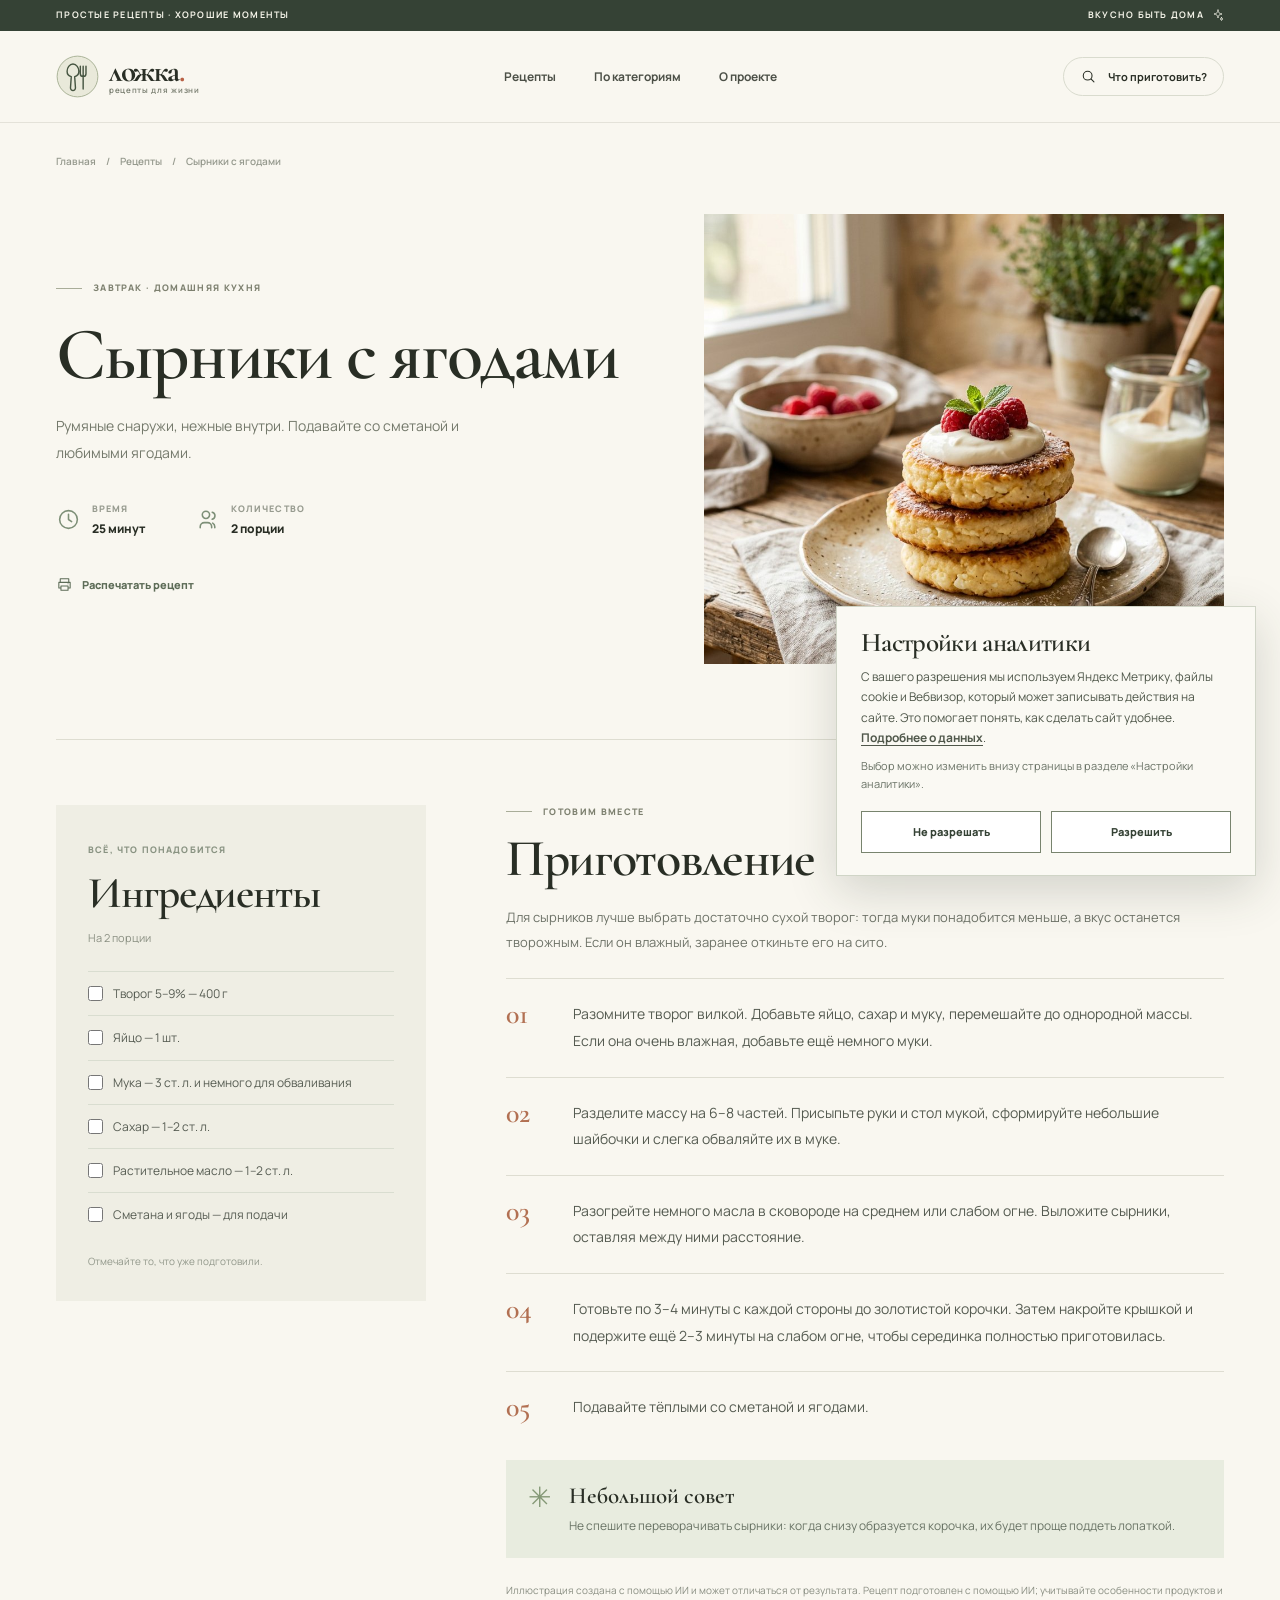
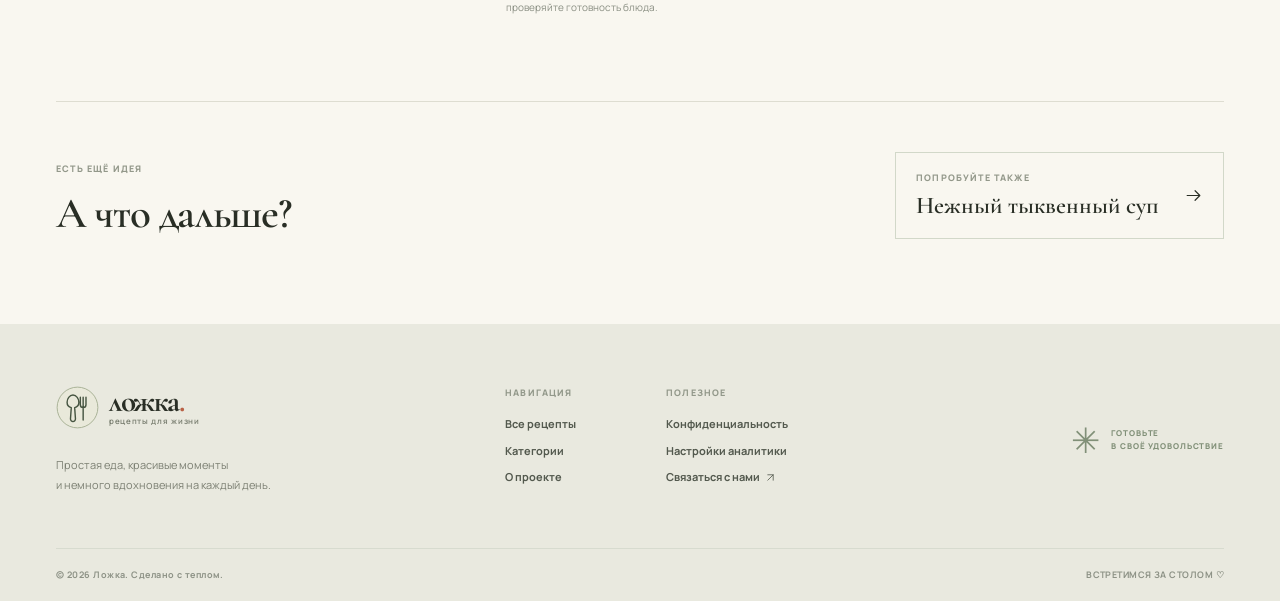
<file: recipes/syrniki-s-yagodami.html>
<!doctype html>
<html lang="ru" class="no-js">
<head>
  <meta charset="utf-8"><meta name="viewport" content="width=device-width, initial-scale=1">
  <title>Сырники с ягодами — Ложка</title><meta name="description" content="Румяные снаружи, нежные внутри. Подавайте со сметаной и любимыми ягодами.">
  <meta name="theme-color" content="#f9f7f0"><link rel="canonical" href="https://denwot434536.github.io/recipes/syrniki-s-yagodami.html">
  <meta property="og:type" content="website"><meta property="og:locale" content="ru_RU"><meta property="og:site_name" content="Ложка">
  <meta property="og:title" content="Сырники с ягодами — Ложка"><meta property="og:description" content="Румяные снаружи, нежные внутри. Подавайте со сметаной и любимыми ягодами."><meta property="og:url" content="https://denwot434536.github.io/recipes/syrniki-s-yagodami.html"><meta property="og:image" content="https://denwot434536.github.io/assets/images/pancakes.jpg">
  <meta name="twitter:card" content="summary_large_image"><link rel="icon" href="../assets/favicon.svg" type="image/svg+xml">
  <link rel="stylesheet" href="../assets/css/styles.css">
  <script>document.documentElement.classList.replace('no-js','js');</script>
  <script src="../assets/js/analytics.js" defer></script>
  <script src="../assets/js/main.js" defer></script><script type="application/ld+json">{"@context": "https://schema.org", "@type": "Recipe", "name": "Сырники с ягодами", "description": "Румяные снаружи, нежные внутри. Подавайте со сметаной и любимыми ягодами.", "image": ["https://denwot434536.github.io/assets/images/pancakes.jpg"], "totalTime": "PT25M", "recipeYield": "2 порции", "recipeCategory": "Завтрак", "recipeIngredient": ["Творог 5–9% — 400 г", "Яйцо — 1 шт.", "Мука — 3 ст. л. и немного для обваливания", "Сахар — 1–2 ст. л.", "Растительное масло — 1–2 ст. л.", "Сметана и ягоды — для подачи"], "recipeInstructions": [{"@type": "HowToStep", "text": "Разомните творог вилкой. Добавьте яйцо, сахар и муку, перемешайте до однородной массы. Если она очень влажная, добавьте ещё немного муки."}, {"@type": "HowToStep", "text": "Разделите массу на 6–8 частей. Присыпьте руки и стол мукой, сформируйте небольшие шайбочки и слегка обваляйте их в муке."}, {"@type": "HowToStep", "text": "Разогрейте немного масла в сковороде на среднем или слабом огне. Выложите сырники, оставляя между ними расстояние."}, {"@type": "HowToStep", "text": "Готовьте по 3–4 минуты с каждой стороны до золотистой корочки. Затем накройте крышкой и подержите ещё 2–3 минуты на слабом огне, чтобы серединка полностью приготовилась."}, {"@type": "HowToStep", "text": "Подавайте тёплыми со сметаной и ягодами."}], "inLanguage": "ru-RU", "url": "https://denwot434536.github.io/recipes/syrniki-s-yagodami.html"}</script>
</head>
<body><a class="skip-link" href="#main">Перейти к содержанию</a>
    <div class="announcement"><div class="shell announcement-inner"><span>ПРОСТЫЕ РЕЦЕПТЫ · ХОРОШИЕ МОМЕНТЫ</span><span>ВКУСНО БЫТЬ ДОМА <svg class="icon" viewBox="0 0 24 24" fill="none" stroke="currentColor" stroke-width="1.5" stroke-linecap="round" stroke-linejoin="round" aria-hidden="true"><path d="M12 2c.6 5.5 2.5 7.4 8 8-5.5.6-7.4 2.5-8 8-.6-5.5-2.5-7.4-8-8 5.5-.6 7.4-2.5 8-8ZM19 17c.2 2 1 2.8 3 3-2 .2-2.8 1-3 3-.2-2-1-2.8-3-3 2-.2 2.8-1 3-3Z"/></svg></span></div></div>
    <header class="site-header"><div class="shell header-inner">
      <a class="brand" href="../index.html" aria-label="Ложка — на главную">
      <span class="brand-mark" aria-hidden="true"><svg viewBox="0 0 38 38" fill="none"><circle cx="19" cy="19" r="18"/><path d="M15 8c-3.1 0-5.2 3.3-5.2 6.3 0 2.9 1.6 4.3 3.7 4.8L12.8 29c-.1 1.4 1 2.3 2.2 2.3s2.3-.9 2.2-2.3l-.7-9.9c2.1-.5 3.7-1.9 3.7-4.8C20.2 11.3 18.1 8 15 8ZM24 10v20M21.5 10v6.5c0 1.6 1 2.5 2.5 2.5s2.5-.9 2.5-2.5V10" stroke="currentColor" stroke-width="1.25" stroke-linecap="round" stroke-linejoin="round"/></svg></span>
      <span class="brand-copy"><strong>ложка<span class="brand-dot">.</span></strong><small>рецепты для жизни</small></span>
    </a>
      <button class="menu-toggle" type="button" aria-label="Открыть меню" aria-expanded="false" aria-controls="site-nav"><svg class="icon" viewBox="0 0 24 24" fill="none" stroke="currentColor" stroke-width="1.5" stroke-linecap="round" stroke-linejoin="round" aria-hidden="true"><path d="M4 8h16M4 16h16"/></svg></button>
      <nav class="site-nav" id="site-nav" aria-label="Основная навигация">
        <a href="../index.html#recipes">Рецепты</a><a href="../index.html#categories">По категориям</a><a href="../about.html">О проекте</a>
      </nav>
      <a class="header-search" href="../index.html#recipes"><svg class="icon" viewBox="0 0 24 24" fill="none" stroke="currentColor" stroke-width="1.5" stroke-linecap="round" stroke-linejoin="round" aria-hidden="true"><circle cx="10.8" cy="10.8" r="6.2"/><path d="m15.5 15.5 4.2 4.2"/></svg> <span>Что приготовить?</span></a>
    </div></header>
<main id="main">
    <article class="recipe-detail shell"><div class="breadcrumbs"><a href="../index.html">Главная</a><span>/</span><a href="../index.html#recipes">Рецепты</a><span>/</span><span>Сырники с ягодами</span></div>
      <div class="detail-intro"><div class="detail-copy"><div class="eyebrow"><span></span> ЗАВТРАК · ДОМАШНЯЯ КУХНЯ</div><h1>Сырники с ягодами</h1><p>Румяные снаружи, нежные внутри. Подавайте со сметаной и любимыми ягодами.</p><div class="detail-meta"><span><svg class="icon" viewBox="0 0 24 24" fill="none" stroke="currentColor" stroke-width="1.5" stroke-linecap="round" stroke-linejoin="round" aria-hidden="true"><circle cx="12" cy="12" r="8.5"/><path d="M12 7v5l3 2"/></svg> <span><small>ВРЕМЯ</small><strong>25 минут</strong></span></span><span><svg class="icon" viewBox="0 0 24 24" fill="none" stroke="currentColor" stroke-width="1.5" stroke-linecap="round" stroke-linejoin="round" aria-hidden="true"><path d="M16 20v-1a4 4 0 0 0-4-4H9a4 4 0 0 0-4 4v1M10.5 11a3.5 3.5 0 1 0 0-7 3.5 3.5 0 0 0 0 7ZM16.5 5a3.5 3.5 0 0 1 0 6.8M19 20v-1a4 4 0 0 0-2-3.5"/></svg> <span><small>КОЛИЧЕСТВО</small><strong>2 порции</strong></span></span></div><button class="print-button" type="button" data-print><svg class="icon" viewBox="0 0 24 24" fill="none" stroke="currentColor" stroke-width="1.5" stroke-linecap="round" stroke-linejoin="round" aria-hidden="true"><path d="M6 9V4h12v5M6 17H4V9h16v8h-2M7 14h10v6H7zM17 11h.01"/></svg> Распечатать рецепт</button></div><div class="detail-image"><img src="../assets/images/pancakes.jpg" alt="Стопка румяных сырников со сметаной и малиной" width="928" height="1152"><span>ПРИЯТНОГО АППЕТИТА ✳</span></div></div>
      <div class="recipe-content"><aside class="ingredients-card"><span class="ingredients-kicker">ВСЁ, ЧТО ПОНАДОБИТСЯ</span><h2>Ингредиенты</h2><p>На 2 порции</p><ul><li><label><input type="checkbox"><span>Творог 5–9% — 400 г</span></label></li><li><label><input type="checkbox"><span>Яйцо — 1 шт.</span></label></li><li><label><input type="checkbox"><span>Мука — 3 ст. л. и немного для обваливания</span></label></li><li><label><input type="checkbox"><span>Сахар — 1–2 ст. л.</span></label></li><li><label><input type="checkbox"><span>Растительное масло — 1–2 ст. л.</span></label></li><li><label><input type="checkbox"><span>Сметана и ягоды — для подачи</span></label></li></ul><p class="ingredients-hint">Отмечайте то, что уже подготовили.</p></aside>
      <div class="directions"><div class="eyebrow"><span></span> ГОТОВИМ ВМЕСТЕ</div><h2>Приготовление</h2><p class="recipe-intro">Для сырников лучше выбрать достаточно сухой творог: тогда муки понадобится меньше, а вкус останется творожным. Если он влажный, заранее откиньте его на сито.</p><ol class="steps"><li><span class="step-number">01</span><p>Разомните творог вилкой. Добавьте яйцо, сахар и муку, перемешайте до однородной массы. Если она очень влажная, добавьте ещё немного муки.</p></li><li><span class="step-number">02</span><p>Разделите массу на 6–8 частей. Присыпьте руки и стол мукой, сформируйте небольшие шайбочки и слегка обваляйте их в муке.</p></li><li><span class="step-number">03</span><p>Разогрейте немного масла в сковороде на среднем или слабом огне. Выложите сырники, оставляя между ними расстояние.</p></li><li><span class="step-number">04</span><p>Готовьте по 3–4 минуты с каждой стороны до золотистой корочки. Затем накройте крышкой и подержите ещё 2–3 минуты на слабом огне, чтобы серединка полностью приготовилась.</p></li><li><span class="step-number">05</span><p>Подавайте тёплыми со сметаной и ягодами.</p></li></ol><div class="tip-box"><span class="tip-icon">✳</span><div><strong>Небольшой совет</strong><p>Не спешите переворачивать сырники: когда снизу образуется корочка, их будет проще поддеть лопаткой.</p></div></div><p class="photo-note">Иллюстрация создана с помощью ИИ и может отличаться от результата. Рецепт подготовлен с помощью ИИ; учитывайте особенности продуктов и проверяйте готовность блюда.</p></div></div>
      <div class="detail-bottom"><div><span>ЕСТЬ ЕЩЁ ИДЕЯ</span><h2>А что дальше?</h2></div><a href="tykvennyy-sup.html"><span>ПОПРОБУЙТЕ ТАКЖЕ</span><strong>Нежный тыквенный суп</strong><svg class="icon" viewBox="0 0 24 24" fill="none" stroke="currentColor" stroke-width="1.5" stroke-linecap="round" stroke-linejoin="round" aria-hidden="true"><path d="M4 12h16M14 6l6 6-6 6"/></svg></a></div>
    </article></main>
<footer class="site-footer"><div class="shell">
      <div class="footer-main"><div class="footer-brand"><a class="brand" href="../index.html" aria-label="Ложка — на главную">
      <span class="brand-mark" aria-hidden="true"><svg viewBox="0 0 38 38" fill="none"><circle cx="19" cy="19" r="18"/><path d="M15 8c-3.1 0-5.2 3.3-5.2 6.3 0 2.9 1.6 4.3 3.7 4.8L12.8 29c-.1 1.4 1 2.3 2.2 2.3s2.3-.9 2.2-2.3l-.7-9.9c2.1-.5 3.7-1.9 3.7-4.8C20.2 11.3 18.1 8 15 8ZM24 10v20M21.5 10v6.5c0 1.6 1 2.5 2.5 2.5s2.5-.9 2.5-2.5V10" stroke="currentColor" stroke-width="1.25" stroke-linecap="round" stroke-linejoin="round"/></svg></span>
      <span class="brand-copy"><strong>ложка<span class="brand-dot">.</span></strong><small>рецепты для жизни</small></span>
    </a><p>Простая еда, красивые моменты<br>и немного вдохновения на каждый день.</p></div>
      <div class="footer-links"><div><span class="footer-label">НАВИГАЦИЯ</span><a href="../index.html#recipes">Все рецепты</a><a href="../index.html#categories">Категории</a><a href="../about.html">О проекте</a></div>
      <div><span class="footer-label">ПОЛЕЗНОЕ</span><a href="../privacy.html">Конфиденциальность</a><button class="privacy-settings" type="button" data-consent-open>Настройки аналитики</button><a href="https://github.com/DenWot434536/denwot434536.github.io/issues" target="_blank" rel="noopener noreferrer">Связаться с нами <svg class="icon" viewBox="0 0 24 24" fill="none" stroke="currentColor" stroke-width="1.5" stroke-linecap="round" stroke-linejoin="round" aria-hidden="true"><path d="M7 17 17 7M7 7h10v10"/></svg></a></div></div>
      <div class="footer-note"><span class="footer-sun">✳</span><span>ГОТОВЬТЕ<br>В СВОЁ УДОВОЛЬСТВИЕ</span></div></div>
      <div class="footer-bottom"><span>© 2026 Ложка. Сделано с теплом.</span><span>ВСТРЕТИМСЯ ЗА СТОЛОМ ♡</span></div>
    </div></footer>
<section class="consent-banner" id="consent-banner" role="region" aria-labelledby="consent-title" aria-describedby="consent-description" aria-live="polite" hidden>
      <h2 id="consent-title" tabindex="-1">Настройки аналитики</h2>
      <p id="consent-description">С вашего разрешения мы используем Яндекс Метрику, файлы cookie и Вебвизор, который может записывать действия на сайте. Это помогает понять, как сделать сайт удобнее. <a href="../privacy.html">Подробнее о данных</a>.</p>
      <p class="consent-hint">Выбор можно изменить внизу страницы в разделе «Настройки аналитики».</p>
      <div class="consent-actions"><button class="consent-button" type="button" data-consent-deny>Не разрешать</button><button class="consent-button" type="button" data-consent-accept>Разрешить</button></div>
    </section>
</body></html>
</file>
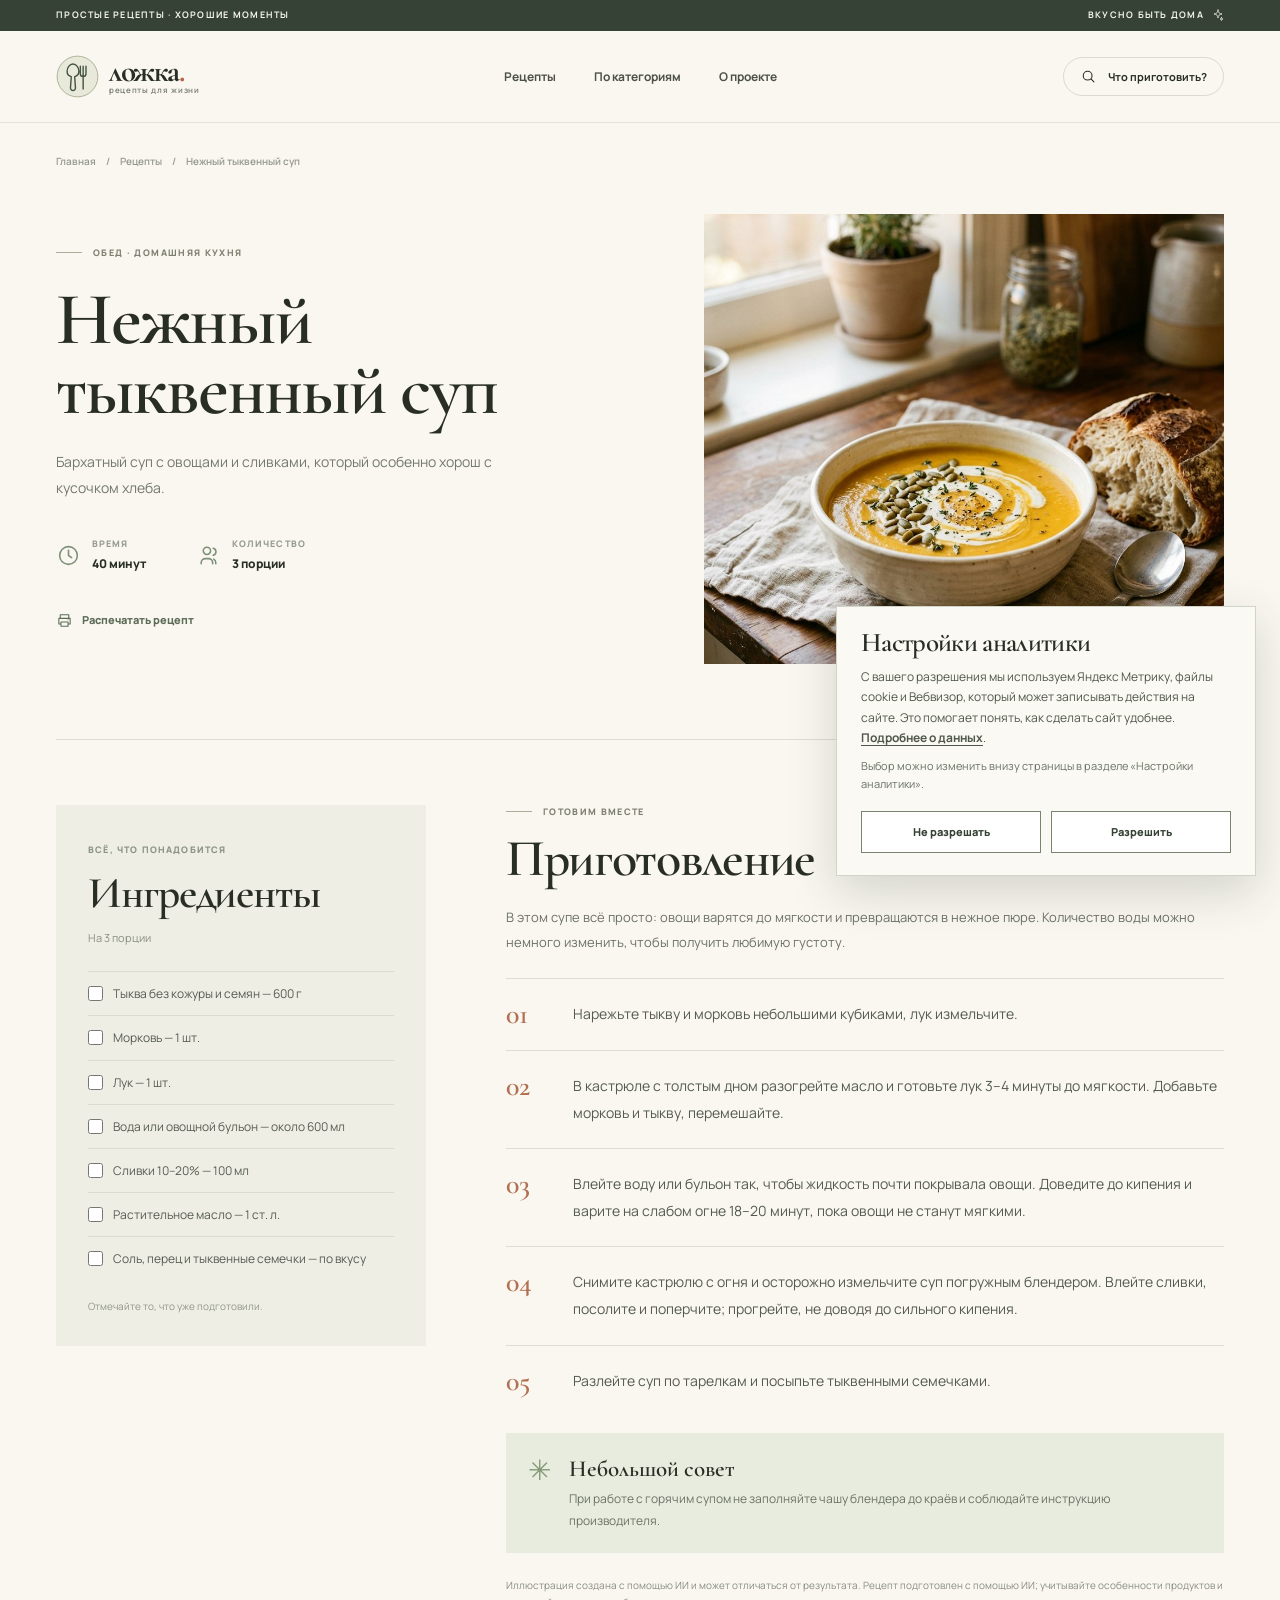
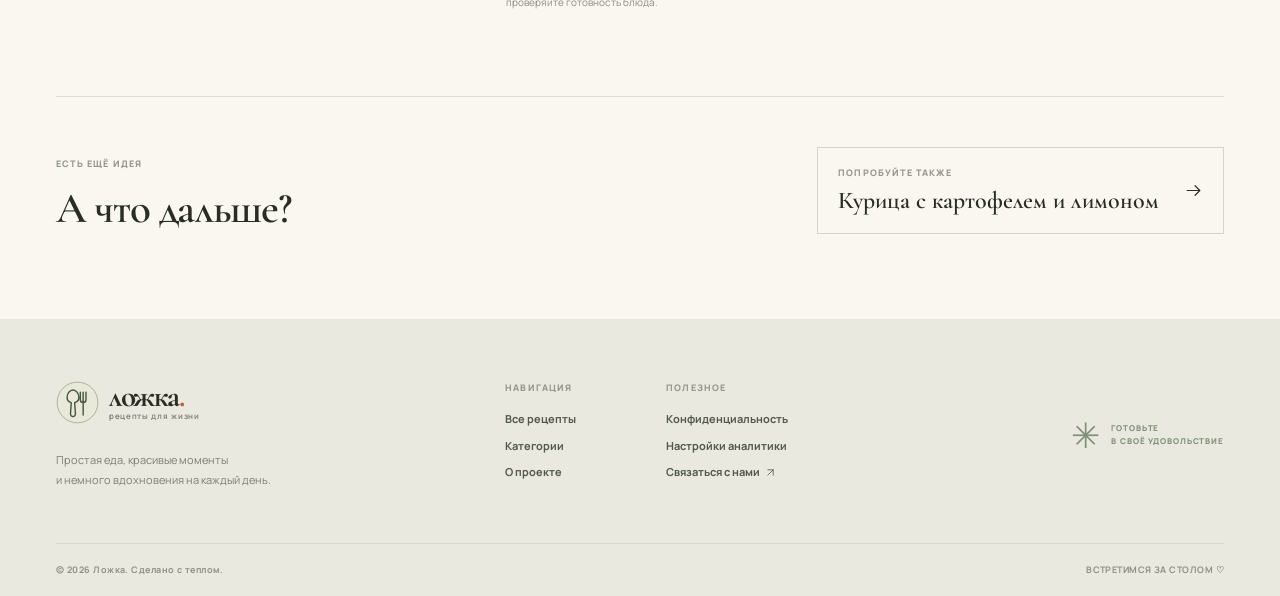
<file: recipes/tykvennyy-sup.html>
<!doctype html>
<html lang="ru" class="no-js">
<head>
  <meta charset="utf-8"><meta name="viewport" content="width=device-width, initial-scale=1">
  <title>Нежный тыквенный суп — Ложка</title><meta name="description" content="Бархатный суп с овощами и сливками, который особенно хорош с кусочком хлеба.">
  <meta name="theme-color" content="#f9f7f0"><link rel="canonical" href="https://denwot434536.github.io/recipes/tykvennyy-sup.html">
  <meta property="og:type" content="website"><meta property="og:locale" content="ru_RU"><meta property="og:site_name" content="Ложка">
  <meta property="og:title" content="Нежный тыквенный суп — Ложка"><meta property="og:description" content="Бархатный суп с овощами и сливками, который особенно хорош с кусочком хлеба."><meta property="og:url" content="https://denwot434536.github.io/recipes/tykvennyy-sup.html"><meta property="og:image" content="https://denwot434536.github.io/assets/images/soup.jpg">
  <meta name="twitter:card" content="summary_large_image"><link rel="icon" href="../assets/favicon.svg" type="image/svg+xml">
  <link rel="stylesheet" href="../assets/css/styles.css">
  <script>document.documentElement.classList.replace('no-js','js');</script>
  <script src="../assets/js/analytics.js" defer></script>
  <script src="../assets/js/main.js" defer></script><script type="application/ld+json">{"@context": "https://schema.org", "@type": "Recipe", "name": "Нежный тыквенный суп", "description": "Бархатный суп с овощами и сливками, который особенно хорош с кусочком хлеба.", "image": ["https://denwot434536.github.io/assets/images/soup.jpg"], "totalTime": "PT40M", "recipeYield": "3 порции", "recipeCategory": "Обед", "recipeIngredient": ["Тыква без кожуры и семян — 600 г", "Морковь — 1 шт.", "Лук — 1 шт.", "Вода или овощной бульон — около 600 мл", "Сливки 10–20% — 100 мл", "Растительное масло — 1 ст. л.", "Соль, перец и тыквенные семечки — по вкусу"], "recipeInstructions": [{"@type": "HowToStep", "text": "Нарежьте тыкву и морковь небольшими кубиками, лук измельчите."}, {"@type": "HowToStep", "text": "В кастрюле с толстым дном разогрейте масло и готовьте лук 3–4 минуты до мягкости. Добавьте морковь и тыкву, перемешайте."}, {"@type": "HowToStep", "text": "Влейте воду или бульон так, чтобы жидкость почти покрывала овощи. Доведите до кипения и варите на слабом огне 18–20 минут, пока овощи не станут мягкими."}, {"@type": "HowToStep", "text": "Снимите кастрюлю с огня и осторожно измельчите суп погружным блендером. Влейте сливки, посолите и поперчите; прогрейте, не доводя до сильного кипения."}, {"@type": "HowToStep", "text": "Разлейте суп по тарелкам и посыпьте тыквенными семечками."}], "inLanguage": "ru-RU", "url": "https://denwot434536.github.io/recipes/tykvennyy-sup.html"}</script>
</head>
<body><a class="skip-link" href="#main">Перейти к содержанию</a>
    <div class="announcement"><div class="shell announcement-inner"><span>ПРОСТЫЕ РЕЦЕПТЫ · ХОРОШИЕ МОМЕНТЫ</span><span>ВКУСНО БЫТЬ ДОМА <svg class="icon" viewBox="0 0 24 24" fill="none" stroke="currentColor" stroke-width="1.5" stroke-linecap="round" stroke-linejoin="round" aria-hidden="true"><path d="M12 2c.6 5.5 2.5 7.4 8 8-5.5.6-7.4 2.5-8 8-.6-5.5-2.5-7.4-8-8 5.5-.6 7.4-2.5 8-8ZM19 17c.2 2 1 2.8 3 3-2 .2-2.8 1-3 3-.2-2-1-2.8-3-3 2-.2 2.8-1 3-3Z"/></svg></span></div></div>
    <header class="site-header"><div class="shell header-inner">
      <a class="brand" href="../index.html" aria-label="Ложка — на главную">
      <span class="brand-mark" aria-hidden="true"><svg viewBox="0 0 38 38" fill="none"><circle cx="19" cy="19" r="18"/><path d="M15 8c-3.1 0-5.2 3.3-5.2 6.3 0 2.9 1.6 4.3 3.7 4.8L12.8 29c-.1 1.4 1 2.3 2.2 2.3s2.3-.9 2.2-2.3l-.7-9.9c2.1-.5 3.7-1.9 3.7-4.8C20.2 11.3 18.1 8 15 8ZM24 10v20M21.5 10v6.5c0 1.6 1 2.5 2.5 2.5s2.5-.9 2.5-2.5V10" stroke="currentColor" stroke-width="1.25" stroke-linecap="round" stroke-linejoin="round"/></svg></span>
      <span class="brand-copy"><strong>ложка<span class="brand-dot">.</span></strong><small>рецепты для жизни</small></span>
    </a>
      <button class="menu-toggle" type="button" aria-label="Открыть меню" aria-expanded="false" aria-controls="site-nav"><svg class="icon" viewBox="0 0 24 24" fill="none" stroke="currentColor" stroke-width="1.5" stroke-linecap="round" stroke-linejoin="round" aria-hidden="true"><path d="M4 8h16M4 16h16"/></svg></button>
      <nav class="site-nav" id="site-nav" aria-label="Основная навигация">
        <a href="../index.html#recipes">Рецепты</a><a href="../index.html#categories">По категориям</a><a href="../about.html">О проекте</a>
      </nav>
      <a class="header-search" href="../index.html#recipes"><svg class="icon" viewBox="0 0 24 24" fill="none" stroke="currentColor" stroke-width="1.5" stroke-linecap="round" stroke-linejoin="round" aria-hidden="true"><circle cx="10.8" cy="10.8" r="6.2"/><path d="m15.5 15.5 4.2 4.2"/></svg> <span>Что приготовить?</span></a>
    </div></header>
<main id="main">
    <article class="recipe-detail shell"><div class="breadcrumbs"><a href="../index.html">Главная</a><span>/</span><a href="../index.html#recipes">Рецепты</a><span>/</span><span>Нежный тыквенный суп</span></div>
      <div class="detail-intro"><div class="detail-copy"><div class="eyebrow"><span></span> ОБЕД · ДОМАШНЯЯ КУХНЯ</div><h1>Нежный тыквенный суп</h1><p>Бархатный суп с овощами и сливками, который особенно хорош с кусочком хлеба.</p><div class="detail-meta"><span><svg class="icon" viewBox="0 0 24 24" fill="none" stroke="currentColor" stroke-width="1.5" stroke-linecap="round" stroke-linejoin="round" aria-hidden="true"><circle cx="12" cy="12" r="8.5"/><path d="M12 7v5l3 2"/></svg> <span><small>ВРЕМЯ</small><strong>40 минут</strong></span></span><span><svg class="icon" viewBox="0 0 24 24" fill="none" stroke="currentColor" stroke-width="1.5" stroke-linecap="round" stroke-linejoin="round" aria-hidden="true"><path d="M16 20v-1a4 4 0 0 0-4-4H9a4 4 0 0 0-4 4v1M10.5 11a3.5 3.5 0 1 0 0-7 3.5 3.5 0 0 0 0 7ZM16.5 5a3.5 3.5 0 0 1 0 6.8M19 20v-1a4 4 0 0 0-2-3.5"/></svg> <span><small>КОЛИЧЕСТВО</small><strong>3 порции</strong></span></span></div><button class="print-button" type="button" data-print><svg class="icon" viewBox="0 0 24 24" fill="none" stroke="currentColor" stroke-width="1.5" stroke-linecap="round" stroke-linejoin="round" aria-hidden="true"><path d="M6 9V4h12v5M6 17H4V9h16v8h-2M7 14h10v6H7zM17 11h.01"/></svg> Распечатать рецепт</button></div><div class="detail-image"><img src="../assets/images/soup.jpg" alt="Тыквенный суп-пюре со сливками и тыквенными семечками" width="928" height="1152"><span>ПРИЯТНОГО АППЕТИТА ✳</span></div></div>
      <div class="recipe-content"><aside class="ingredients-card"><span class="ingredients-kicker">ВСЁ, ЧТО ПОНАДОБИТСЯ</span><h2>Ингредиенты</h2><p>На 3 порции</p><ul><li><label><input type="checkbox"><span>Тыква без кожуры и семян — 600 г</span></label></li><li><label><input type="checkbox"><span>Морковь — 1 шт.</span></label></li><li><label><input type="checkbox"><span>Лук — 1 шт.</span></label></li><li><label><input type="checkbox"><span>Вода или овощной бульон — около 600 мл</span></label></li><li><label><input type="checkbox"><span>Сливки 10–20% — 100 мл</span></label></li><li><label><input type="checkbox"><span>Растительное масло — 1 ст. л.</span></label></li><li><label><input type="checkbox"><span>Соль, перец и тыквенные семечки — по вкусу</span></label></li></ul><p class="ingredients-hint">Отмечайте то, что уже подготовили.</p></aside>
      <div class="directions"><div class="eyebrow"><span></span> ГОТОВИМ ВМЕСТЕ</div><h2>Приготовление</h2><p class="recipe-intro">В этом супе всё просто: овощи варятся до мягкости и превращаются в нежное пюре. Количество воды можно немного изменить, чтобы получить любимую густоту.</p><ol class="steps"><li><span class="step-number">01</span><p>Нарежьте тыкву и морковь небольшими кубиками, лук измельчите.</p></li><li><span class="step-number">02</span><p>В кастрюле с толстым дном разогрейте масло и готовьте лук 3–4 минуты до мягкости. Добавьте морковь и тыкву, перемешайте.</p></li><li><span class="step-number">03</span><p>Влейте воду или бульон так, чтобы жидкость почти покрывала овощи. Доведите до кипения и варите на слабом огне 18–20 минут, пока овощи не станут мягкими.</p></li><li><span class="step-number">04</span><p>Снимите кастрюлю с огня и осторожно измельчите суп погружным блендером. Влейте сливки, посолите и поперчите; прогрейте, не доводя до сильного кипения.</p></li><li><span class="step-number">05</span><p>Разлейте суп по тарелкам и посыпьте тыквенными семечками.</p></li></ol><div class="tip-box"><span class="tip-icon">✳</span><div><strong>Небольшой совет</strong><p>При работе с горячим супом не заполняйте чашу блендера до краёв и соблюдайте инструкцию производителя.</p></div></div><p class="photo-note">Иллюстрация создана с помощью ИИ и может отличаться от результата. Рецепт подготовлен с помощью ИИ; учитывайте особенности продуктов и проверяйте готовность блюда.</p></div></div>
      <div class="detail-bottom"><div><span>ЕСТЬ ЕЩЁ ИДЕЯ</span><h2>А что дальше?</h2></div><a href="kuritsa-s-kartofelem.html"><span>ПОПРОБУЙТЕ ТАКЖЕ</span><strong>Курица с картофелем и лимоном</strong><svg class="icon" viewBox="0 0 24 24" fill="none" stroke="currentColor" stroke-width="1.5" stroke-linecap="round" stroke-linejoin="round" aria-hidden="true"><path d="M4 12h16M14 6l6 6-6 6"/></svg></a></div>
    </article></main>
<footer class="site-footer"><div class="shell">
      <div class="footer-main"><div class="footer-brand"><a class="brand" href="../index.html" aria-label="Ложка — на главную">
      <span class="brand-mark" aria-hidden="true"><svg viewBox="0 0 38 38" fill="none"><circle cx="19" cy="19" r="18"/><path d="M15 8c-3.1 0-5.2 3.3-5.2 6.3 0 2.9 1.6 4.3 3.7 4.8L12.8 29c-.1 1.4 1 2.3 2.2 2.3s2.3-.9 2.2-2.3l-.7-9.9c2.1-.5 3.7-1.9 3.7-4.8C20.2 11.3 18.1 8 15 8ZM24 10v20M21.5 10v6.5c0 1.6 1 2.5 2.5 2.5s2.5-.9 2.5-2.5V10" stroke="currentColor" stroke-width="1.25" stroke-linecap="round" stroke-linejoin="round"/></svg></span>
      <span class="brand-copy"><strong>ложка<span class="brand-dot">.</span></strong><small>рецепты для жизни</small></span>
    </a><p>Простая еда, красивые моменты<br>и немного вдохновения на каждый день.</p></div>
      <div class="footer-links"><div><span class="footer-label">НАВИГАЦИЯ</span><a href="../index.html#recipes">Все рецепты</a><a href="../index.html#categories">Категории</a><a href="../about.html">О проекте</a></div>
      <div><span class="footer-label">ПОЛЕЗНОЕ</span><a href="../privacy.html">Конфиденциальность</a><button class="privacy-settings" type="button" data-consent-open>Настройки аналитики</button><a href="https://github.com/DenWot434536/denwot434536.github.io/issues" target="_blank" rel="noopener noreferrer">Связаться с нами <svg class="icon" viewBox="0 0 24 24" fill="none" stroke="currentColor" stroke-width="1.5" stroke-linecap="round" stroke-linejoin="round" aria-hidden="true"><path d="M7 17 17 7M7 7h10v10"/></svg></a></div></div>
      <div class="footer-note"><span class="footer-sun">✳</span><span>ГОТОВЬТЕ<br>В СВОЁ УДОВОЛЬСТВИЕ</span></div></div>
      <div class="footer-bottom"><span>© 2026 Ложка. Сделано с теплом.</span><span>ВСТРЕТИМСЯ ЗА СТОЛОМ ♡</span></div>
    </div></footer>
<section class="consent-banner" id="consent-banner" role="region" aria-labelledby="consent-title" aria-describedby="consent-description" aria-live="polite" hidden>
      <h2 id="consent-title" tabindex="-1">Настройки аналитики</h2>
      <p id="consent-description">С вашего разрешения мы используем Яндекс Метрику, файлы cookie и Вебвизор, который может записывать действия на сайте. Это помогает понять, как сделать сайт удобнее. <a href="../privacy.html">Подробнее о данных</a>.</p>
      <p class="consent-hint">Выбор можно изменить внизу страницы в разделе «Настройки аналитики».</p>
      <div class="consent-actions"><button class="consent-button" type="button" data-consent-deny>Не разрешать</button><button class="consent-button" type="button" data-consent-accept>Разрешить</button></div>
    </section>
</body></html>
</file>
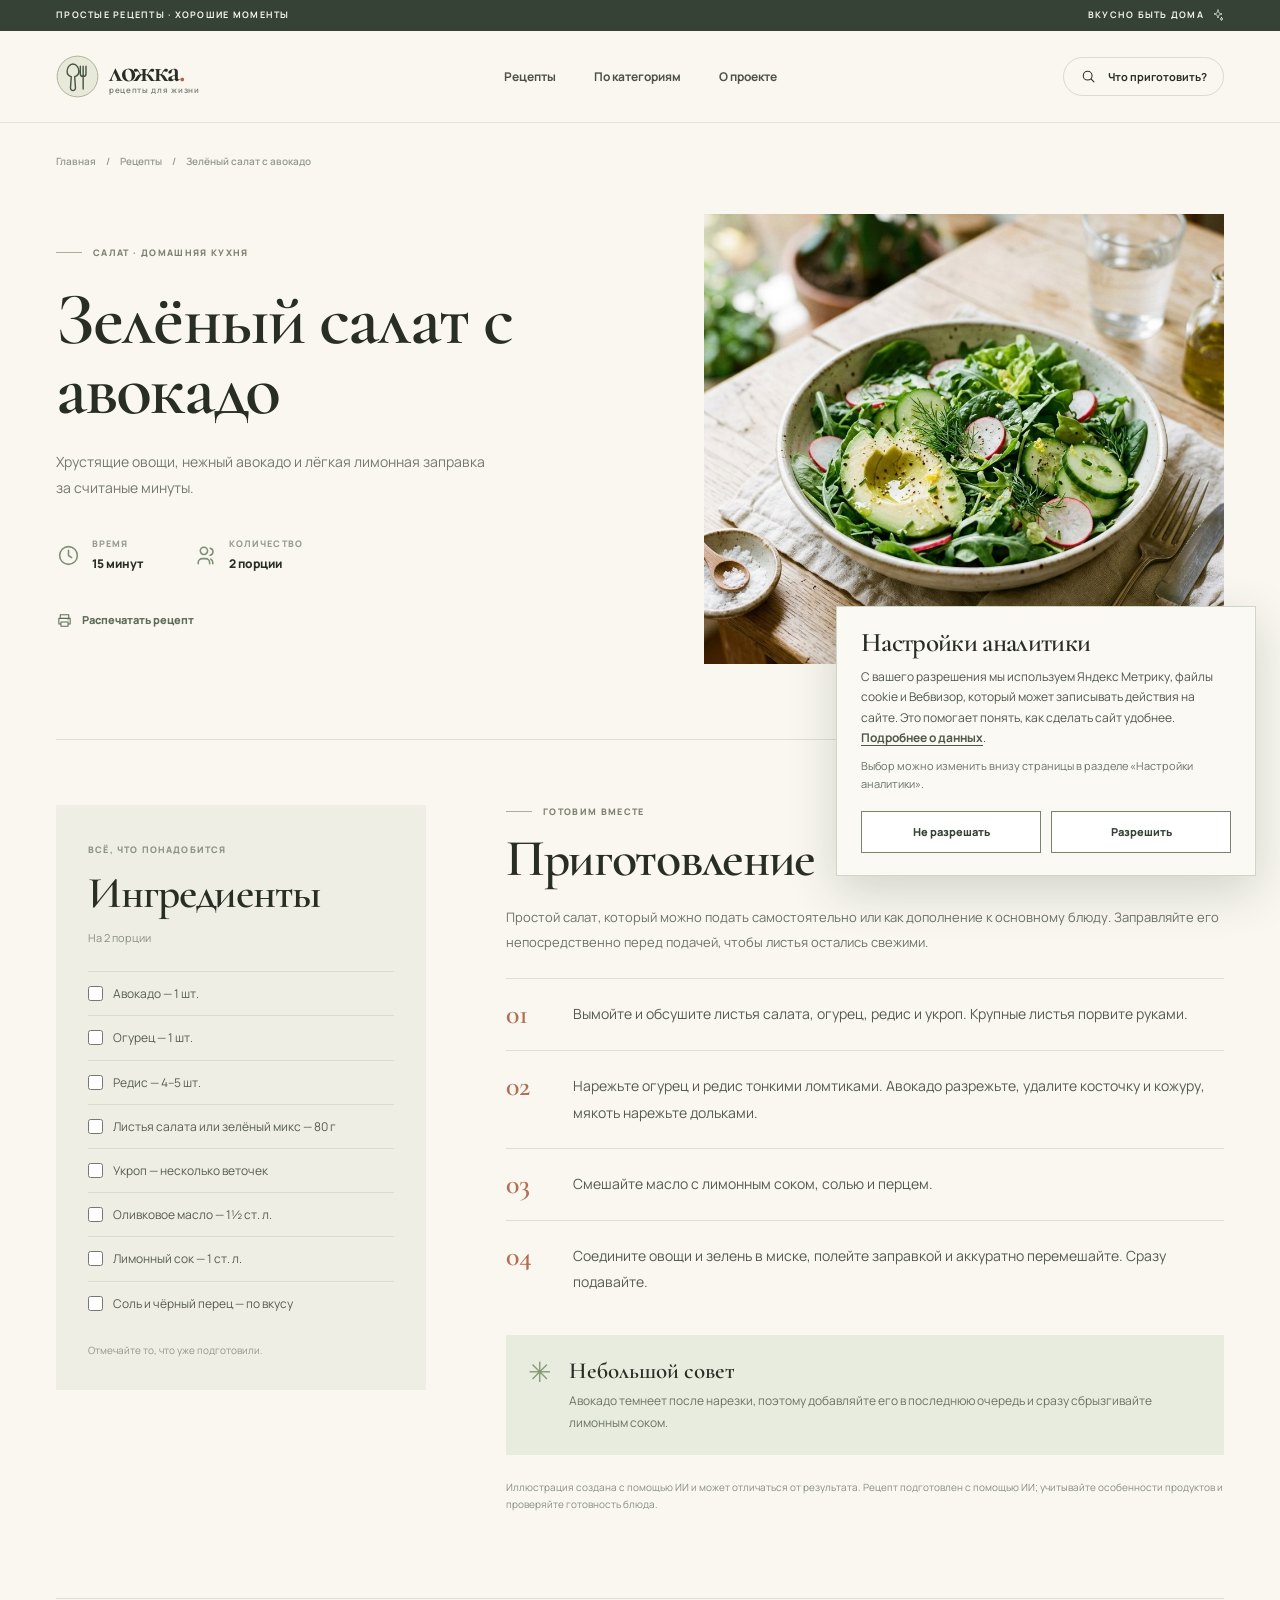
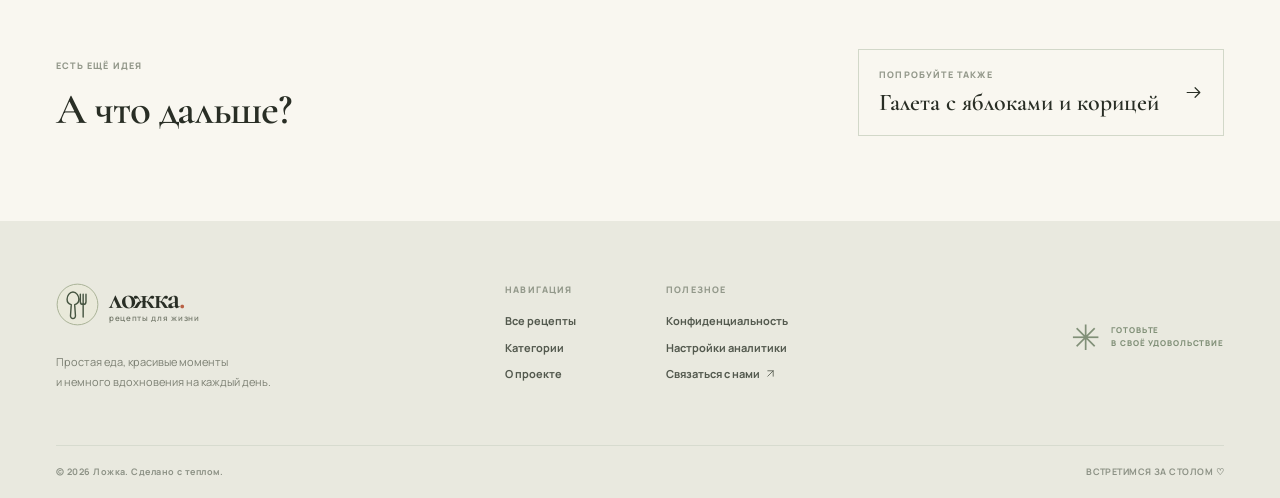
<file: recipes/zelyonyy-salat-s-avokado.html>
<!doctype html>
<html lang="ru" class="no-js">
<head>
  <meta charset="utf-8"><meta name="viewport" content="width=device-width, initial-scale=1">
  <title>Зелёный салат с авокадо — Ложка</title><meta name="description" content="Хрустящие овощи, нежный авокадо и лёгкая лимонная заправка за считаные минуты.">
  <meta name="theme-color" content="#f9f7f0"><link rel="canonical" href="https://denwot434536.github.io/recipes/zelyonyy-salat-s-avokado.html">
  <meta property="og:type" content="website"><meta property="og:locale" content="ru_RU"><meta property="og:site_name" content="Ложка">
  <meta property="og:title" content="Зелёный салат с авокадо — Ложка"><meta property="og:description" content="Хрустящие овощи, нежный авокадо и лёгкая лимонная заправка за считаные минуты."><meta property="og:url" content="https://denwot434536.github.io/recipes/zelyonyy-salat-s-avokado.html"><meta property="og:image" content="https://denwot434536.github.io/assets/images/salad.jpg">
  <meta name="twitter:card" content="summary_large_image"><link rel="icon" href="../assets/favicon.svg" type="image/svg+xml">
  <link rel="stylesheet" href="../assets/css/styles.css">
  <script>document.documentElement.classList.replace('no-js','js');</script>
  <script src="../assets/js/analytics.js" defer></script>
  <script src="../assets/js/main.js" defer></script><script type="application/ld+json">{"@context": "https://schema.org", "@type": "Recipe", "name": "Зелёный салат с авокадо", "description": "Хрустящие овощи, нежный авокадо и лёгкая лимонная заправка за считаные минуты.", "image": ["https://denwot434536.github.io/assets/images/salad.jpg"], "totalTime": "PT15M", "recipeYield": "2 порции", "recipeCategory": "Салат", "recipeIngredient": ["Авокадо — 1 шт.", "Огурец — 1 шт.", "Редис — 4–5 шт.", "Листья салата или зелёный микс — 80 г", "Укроп — несколько веточек", "Оливковое масло — 1½ ст. л.", "Лимонный сок — 1 ст. л.", "Соль и чёрный перец — по вкусу"], "recipeInstructions": [{"@type": "HowToStep", "text": "Вымойте и обсушите листья салата, огурец, редис и укроп. Крупные листья порвите руками."}, {"@type": "HowToStep", "text": "Нарежьте огурец и редис тонкими ломтиками. Авокадо разрежьте, удалите косточку и кожуру, мякоть нарежьте дольками."}, {"@type": "HowToStep", "text": "Смешайте масло с лимонным соком, солью и перцем."}, {"@type": "HowToStep", "text": "Соедините овощи и зелень в миске, полейте заправкой и аккуратно перемешайте. Сразу подавайте."}], "inLanguage": "ru-RU", "url": "https://denwot434536.github.io/recipes/zelyonyy-salat-s-avokado.html"}</script>
</head>
<body><a class="skip-link" href="#main">Перейти к содержанию</a>
    <div class="announcement"><div class="shell announcement-inner"><span>ПРОСТЫЕ РЕЦЕПТЫ · ХОРОШИЕ МОМЕНТЫ</span><span>ВКУСНО БЫТЬ ДОМА <svg class="icon" viewBox="0 0 24 24" fill="none" stroke="currentColor" stroke-width="1.5" stroke-linecap="round" stroke-linejoin="round" aria-hidden="true"><path d="M12 2c.6 5.5 2.5 7.4 8 8-5.5.6-7.4 2.5-8 8-.6-5.5-2.5-7.4-8-8 5.5-.6 7.4-2.5 8-8ZM19 17c.2 2 1 2.8 3 3-2 .2-2.8 1-3 3-.2-2-1-2.8-3-3 2-.2 2.8-1 3-3Z"/></svg></span></div></div>
    <header class="site-header"><div class="shell header-inner">
      <a class="brand" href="../index.html" aria-label="Ложка — на главную">
      <span class="brand-mark" aria-hidden="true"><svg viewBox="0 0 38 38" fill="none"><circle cx="19" cy="19" r="18"/><path d="M15 8c-3.1 0-5.2 3.3-5.2 6.3 0 2.9 1.6 4.3 3.7 4.8L12.8 29c-.1 1.4 1 2.3 2.2 2.3s2.3-.9 2.2-2.3l-.7-9.9c2.1-.5 3.7-1.9 3.7-4.8C20.2 11.3 18.1 8 15 8ZM24 10v20M21.5 10v6.5c0 1.6 1 2.5 2.5 2.5s2.5-.9 2.5-2.5V10" stroke="currentColor" stroke-width="1.25" stroke-linecap="round" stroke-linejoin="round"/></svg></span>
      <span class="brand-copy"><strong>ложка<span class="brand-dot">.</span></strong><small>рецепты для жизни</small></span>
    </a>
      <button class="menu-toggle" type="button" aria-label="Открыть меню" aria-expanded="false" aria-controls="site-nav"><svg class="icon" viewBox="0 0 24 24" fill="none" stroke="currentColor" stroke-width="1.5" stroke-linecap="round" stroke-linejoin="round" aria-hidden="true"><path d="M4 8h16M4 16h16"/></svg></button>
      <nav class="site-nav" id="site-nav" aria-label="Основная навигация">
        <a href="../index.html#recipes">Рецепты</a><a href="../index.html#categories">По категориям</a><a href="../about.html">О проекте</a>
      </nav>
      <a class="header-search" href="../index.html#recipes"><svg class="icon" viewBox="0 0 24 24" fill="none" stroke="currentColor" stroke-width="1.5" stroke-linecap="round" stroke-linejoin="round" aria-hidden="true"><circle cx="10.8" cy="10.8" r="6.2"/><path d="m15.5 15.5 4.2 4.2"/></svg> <span>Что приготовить?</span></a>
    </div></header>
<main id="main">
    <article class="recipe-detail shell"><div class="breadcrumbs"><a href="../index.html">Главная</a><span>/</span><a href="../index.html#recipes">Рецепты</a><span>/</span><span>Зелёный салат с авокадо</span></div>
      <div class="detail-intro"><div class="detail-copy"><div class="eyebrow"><span></span> САЛАТ · ДОМАШНЯЯ КУХНЯ</div><h1>Зелёный салат с авокадо</h1><p>Хрустящие овощи, нежный авокадо и лёгкая лимонная заправка за считаные минуты.</p><div class="detail-meta"><span><svg class="icon" viewBox="0 0 24 24" fill="none" stroke="currentColor" stroke-width="1.5" stroke-linecap="round" stroke-linejoin="round" aria-hidden="true"><circle cx="12" cy="12" r="8.5"/><path d="M12 7v5l3 2"/></svg> <span><small>ВРЕМЯ</small><strong>15 минут</strong></span></span><span><svg class="icon" viewBox="0 0 24 24" fill="none" stroke="currentColor" stroke-width="1.5" stroke-linecap="round" stroke-linejoin="round" aria-hidden="true"><path d="M16 20v-1a4 4 0 0 0-4-4H9a4 4 0 0 0-4 4v1M10.5 11a3.5 3.5 0 1 0 0-7 3.5 3.5 0 0 0 0 7ZM16.5 5a3.5 3.5 0 0 1 0 6.8M19 20v-1a4 4 0 0 0-2-3.5"/></svg> <span><small>КОЛИЧЕСТВО</small><strong>2 порции</strong></span></span></div><button class="print-button" type="button" data-print><svg class="icon" viewBox="0 0 24 24" fill="none" stroke="currentColor" stroke-width="1.5" stroke-linecap="round" stroke-linejoin="round" aria-hidden="true"><path d="M6 9V4h12v5M6 17H4V9h16v8h-2M7 14h10v6H7zM17 11h.01"/></svg> Распечатать рецепт</button></div><div class="detail-image"><img src="../assets/images/salad.jpg" alt="Салат из авокадо, огурцов, редиса и зелени в светлой миске" width="928" height="1152"><span>ПРИЯТНОГО АППЕТИТА ✳</span></div></div>
      <div class="recipe-content"><aside class="ingredients-card"><span class="ingredients-kicker">ВСЁ, ЧТО ПОНАДОБИТСЯ</span><h2>Ингредиенты</h2><p>На 2 порции</p><ul><li><label><input type="checkbox"><span>Авокадо — 1 шт.</span></label></li><li><label><input type="checkbox"><span>Огурец — 1 шт.</span></label></li><li><label><input type="checkbox"><span>Редис — 4–5 шт.</span></label></li><li><label><input type="checkbox"><span>Листья салата или зелёный микс — 80 г</span></label></li><li><label><input type="checkbox"><span>Укроп — несколько веточек</span></label></li><li><label><input type="checkbox"><span>Оливковое масло — 1½ ст. л.</span></label></li><li><label><input type="checkbox"><span>Лимонный сок — 1 ст. л.</span></label></li><li><label><input type="checkbox"><span>Соль и чёрный перец — по вкусу</span></label></li></ul><p class="ingredients-hint">Отмечайте то, что уже подготовили.</p></aside>
      <div class="directions"><div class="eyebrow"><span></span> ГОТОВИМ ВМЕСТЕ</div><h2>Приготовление</h2><p class="recipe-intro">Простой салат, который можно подать самостоятельно или как дополнение к основному блюду. Заправляйте его непосредственно перед подачей, чтобы листья остались свежими.</p><ol class="steps"><li><span class="step-number">01</span><p>Вымойте и обсушите листья салата, огурец, редис и укроп. Крупные листья порвите руками.</p></li><li><span class="step-number">02</span><p>Нарежьте огурец и редис тонкими ломтиками. Авокадо разрежьте, удалите косточку и кожуру, мякоть нарежьте дольками.</p></li><li><span class="step-number">03</span><p>Смешайте масло с лимонным соком, солью и перцем.</p></li><li><span class="step-number">04</span><p>Соедините овощи и зелень в миске, полейте заправкой и аккуратно перемешайте. Сразу подавайте.</p></li></ol><div class="tip-box"><span class="tip-icon">✳</span><div><strong>Небольшой совет</strong><p>Авокадо темнеет после нарезки, поэтому добавляйте его в последнюю очередь и сразу сбрызгивайте лимонным соком.</p></div></div><p class="photo-note">Иллюстрация создана с помощью ИИ и может отличаться от результата. Рецепт подготовлен с помощью ИИ; учитывайте особенности продуктов и проверяйте готовность блюда.</p></div></div>
      <div class="detail-bottom"><div><span>ЕСТЬ ЕЩЁ ИДЕЯ</span><h2>А что дальше?</h2></div><a href="galeta-s-yablokami.html"><span>ПОПРОБУЙТЕ ТАКЖЕ</span><strong>Галета с яблоками и корицей</strong><svg class="icon" viewBox="0 0 24 24" fill="none" stroke="currentColor" stroke-width="1.5" stroke-linecap="round" stroke-linejoin="round" aria-hidden="true"><path d="M4 12h16M14 6l6 6-6 6"/></svg></a></div>
    </article></main>
<footer class="site-footer"><div class="shell">
      <div class="footer-main"><div class="footer-brand"><a class="brand" href="../index.html" aria-label="Ложка — на главную">
      <span class="brand-mark" aria-hidden="true"><svg viewBox="0 0 38 38" fill="none"><circle cx="19" cy="19" r="18"/><path d="M15 8c-3.1 0-5.2 3.3-5.2 6.3 0 2.9 1.6 4.3 3.7 4.8L12.8 29c-.1 1.4 1 2.3 2.2 2.3s2.3-.9 2.2-2.3l-.7-9.9c2.1-.5 3.7-1.9 3.7-4.8C20.2 11.3 18.1 8 15 8ZM24 10v20M21.5 10v6.5c0 1.6 1 2.5 2.5 2.5s2.5-.9 2.5-2.5V10" stroke="currentColor" stroke-width="1.25" stroke-linecap="round" stroke-linejoin="round"/></svg></span>
      <span class="brand-copy"><strong>ложка<span class="brand-dot">.</span></strong><small>рецепты для жизни</small></span>
    </a><p>Простая еда, красивые моменты<br>и немного вдохновения на каждый день.</p></div>
      <div class="footer-links"><div><span class="footer-label">НАВИГАЦИЯ</span><a href="../index.html#recipes">Все рецепты</a><a href="../index.html#categories">Категории</a><a href="../about.html">О проекте</a></div>
      <div><span class="footer-label">ПОЛЕЗНОЕ</span><a href="../privacy.html">Конфиденциальность</a><button class="privacy-settings" type="button" data-consent-open>Настройки аналитики</button><a href="https://github.com/DenWot434536/denwot434536.github.io/issues" target="_blank" rel="noopener noreferrer">Связаться с нами <svg class="icon" viewBox="0 0 24 24" fill="none" stroke="currentColor" stroke-width="1.5" stroke-linecap="round" stroke-linejoin="round" aria-hidden="true"><path d="M7 17 17 7M7 7h10v10"/></svg></a></div></div>
      <div class="footer-note"><span class="footer-sun">✳</span><span>ГОТОВЬТЕ<br>В СВОЁ УДОВОЛЬСТВИЕ</span></div></div>
      <div class="footer-bottom"><span>© 2026 Ложка. Сделано с теплом.</span><span>ВСТРЕТИМСЯ ЗА СТОЛОМ ♡</span></div>
    </div></footer>
<section class="consent-banner" id="consent-banner" role="region" aria-labelledby="consent-title" aria-describedby="consent-description" aria-live="polite" hidden>
      <h2 id="consent-title" tabindex="-1">Настройки аналитики</h2>
      <p id="consent-description">С вашего разрешения мы используем Яндекс Метрику, файлы cookie и Вебвизор, который может записывать действия на сайте. Это помогает понять, как сделать сайт удобнее. <a href="../privacy.html">Подробнее о данных</a>.</p>
      <p class="consent-hint">Выбор можно изменить внизу страницы в разделе «Настройки аналитики».</p>
      <div class="consent-actions"><button class="consent-button" type="button" data-consent-deny>Не разрешать</button><button class="consent-button" type="button" data-consent-accept>Разрешить</button></div>
    </section>
</body></html>
</file>
<file: assets/css/styles.css>
@font-face{font-family:Manrope;src:url('../fonts/manrope-cyrillic-wght-normal.woff2') format('woff2');font-style:normal;font-weight:200 800;font-display:swap;unicode-range:U+0400-045F,U+0490-0491,U+04B0-04B1,U+2116}
@font-face{font-family:Manrope;src:url('../fonts/manrope-latin-wght-normal.woff2') format('woff2');font-style:normal;font-weight:200 800;font-display:swap;unicode-range:U+0000-00FF,U+0131,U+0152-0153,U+02BB-02BC,U+02C6,U+02DA,U+02DC,U+0304,U+0308,U+0329,U+2000-206F,U+20AC,U+2122,U+2191,U+2193,U+2212,U+2215,U+FEFF,U+FFFD}
@font-face{font-family:Cormorant;src:url('../fonts/cormorant-garamond-cyrillic-wght-normal.woff2') format('woff2');font-style:normal;font-weight:300 700;font-display:swap;unicode-range:U+0400-045F,U+0490-0491,U+04B0-04B1,U+2116}
@font-face{font-family:Cormorant;src:url('../fonts/cormorant-garamond-latin-wght-normal.woff2') format('woff2');font-style:normal;font-weight:300 700;font-display:swap;unicode-range:U+0000-00FF,U+0131,U+0152-0153,U+02BB-02BC,U+02C6,U+02DA,U+02DC,U+0304,U+0308,U+0329,U+2000-206F,U+20AC,U+2122,U+2191,U+2193,U+2212,U+2215,U+FEFF,U+FFFD}
@font-face{font-family:Cormorant;src:url('../fonts/cormorant-garamond-cyrillic-wght-italic.woff2') format('woff2');font-style:italic;font-weight:300 700;font-display:swap;unicode-range:U+0400-045F,U+0490-0491,U+04B0-04B1,U+2116}
@font-face{font-family:Cormorant;src:url('../fonts/cormorant-garamond-latin-wght-italic.woff2') format('woff2');font-style:italic;font-weight:300 700;font-display:swap;unicode-range:U+0000-00FF,U+0131,U+0152-0153,U+02BB-02BC,U+02C6,U+02DA,U+02DC,U+0304,U+0308,U+0329,U+2000-206F,U+20AC,U+2122,U+2191,U+2193,U+2212,U+2215,U+FEFF,U+FFFD}
:root{--paper:#f9f7f0;--ink:#292e25;--muted:#6e7267;--olive:#465541;--olive-dark:#354235;--cream:#eeeae0;--rust:#b96145;--line:#deddd1;--serif:Cormorant,Georgia,serif;--sans:Manrope,Arial,sans-serif}
*{box-sizing:border-box}
html{scroll-behavior:smooth;scroll-padding-top:20px}
body{margin:0;background:var(--paper);color:var(--ink);font-family:var(--sans);-webkit-font-smoothing:antialiased;font-size:14px;line-height:1.6}
a{color:inherit;text-decoration:none}
button,input{font:inherit}
button{color:inherit}
img{display:block;max-width:100%;height:auto}
svg{display:block}
.icon{width:19px;height:19px;flex:none}
[hidden]{display:none!important}
:focus-visible{outline:3px solid #be6748;outline-offset:4px}
.shell{width:min(100% - 112px,1320px);margin-inline:auto}
.visually-hidden{position:absolute;width:1px;height:1px;padding:0;margin:-1px;overflow:hidden;clip:rect(0,0,0,0);white-space:nowrap;border:0}
.skip-link{position:fixed;top:8px;left:8px;z-index:100;background:#fff;color:#1f281f;padding:10px 15px;transform:translateY(-160%)}
.skip-link:focus{transform:translateY(0)}
.announcement{background:var(--olive-dark);color:#f5f4e9}
.announcement-inner{min-height:31px;display:flex;align-items:center;justify-content:space-between;font-size:9px;font-weight:700;letter-spacing:.14em}
.announcement-inner>span:last-child{display:flex;align-items:center;gap:8px}.announcement .icon{width:12px;height:12px}
.site-header{border-bottom:1px solid #e4e2d9;background:var(--paper)}
.header-inner{height:91px;display:grid;grid-template-columns:1fr auto 1fr;gap:40px;align-items:center;position:relative}
.brand{display:inline-flex;align-items:center;gap:10px;width:max-content;line-height:1;color:var(--ink)}
.brand-mark{width:43px;height:43px;color:var(--olive)}.brand-mark svg{width:100%;height:100%}.brand-mark circle{fill:#e9e9da;stroke:#a4ad91;stroke-width:.8}
.brand-copy{display:flex;flex-direction:column;gap:3px}.brand-copy strong{font:700 31px/.8 var(--serif);letter-spacing:-.045em}.brand-copy small{font-size:8px;letter-spacing:.085em;font-weight:600;color:#777c6e}.brand-dot{color:var(--rust)}
.site-nav{display:flex;align-items:center;gap:38px;font-size:12px;font-weight:700;color:#4c5047}.site-nav a,.text-link{transition:color .2s}.site-nav a:hover,.text-link:hover{color:var(--rust)}
.header-search{justify-self:end;display:flex;align-items:center;gap:11px;border:1px solid #d9dbce;padding:10px 16px;border-radius:30px;font-size:11px;font-weight:700;transition:border-color .2s,background .2s}.header-search:hover{border-color:#87937b;background:#f0f1e7}.header-search .icon{width:17px;height:17px}
.menu-toggle{display:none;border:0;background:transparent;padding:7px;cursor:pointer}.menu-toggle .icon{width:25px;height:25px}
.hero{display:grid;grid-template-columns:.9fr 1.1fr;gap:58px;align-items:stretch;padding-top:48px;padding-bottom:13px}
.hero-copy{padding:54px 0 16px;display:flex;flex-direction:column;align-items:flex-start}
.eyebrow{display:flex;align-items:center;gap:11px;color:#7d806f;font-size:9px;font-weight:800;letter-spacing:.15em;line-height:1.5}.eyebrow>span{width:26px;height:1px;background:#a9ad99;flex:none}
h1,h2,h3,p{margin-top:0}h1,h2,h3{font-family:var(--serif);font-weight:600;line-height:1.03;letter-spacing:-.025em}h1 em,h2 em{font-weight:500;color:var(--rust)}
.hero h1{font-size:clamp(64px,6.2vw,91px);line-height:.91;letter-spacing:-.045em;margin:26px 0 24px}.hero-description{color:#6d7165;font-size:14px;line-height:1.95;max-width:355px;margin:0}
.hero-actions{display:flex;align-items:center;gap:30px;margin-top:34px}.button{border:1px solid transparent;display:inline-flex;align-items:center;justify-content:center;gap:25px;min-height:51px;padding:13px 19px;font-size:11px;font-weight:800;letter-spacing:.015em;cursor:pointer;transition:background .2s,color .2s,border-color .2s}.button .icon{width:18px;height:18px}.button-dark{background:var(--olive-dark);color:#fff}.button-dark:hover{background:#53654b}.button-light{background:#f9f7ee;color:#344132}.button-light:hover{background:#fff}.button-outline{background:transparent;border-color:#8c9684;color:var(--olive-dark)}.button-outline:hover{background:var(--olive-dark);color:white}
.text-link{display:inline-flex;gap:7px;align-items:center;font-size:11px;font-weight:800}.text-link .icon{width:15px;height:15px}
.hero-caption{display:flex;align-items:center;gap:12px;margin-top:auto;padding-top:42px;color:#959b8b;font-size:8px;font-weight:800;letter-spacing:.13em;line-height:1.5}.caption-flower{font-size:34px;font-family:Georgia,serif;line-height:1;font-weight:400;color:#b4bba8}
.hero-media{height:570px;min-width:0;position:relative;overflow:hidden;background:#dad7c9}.hero-media>img{width:100%;height:100%;object-fit:cover;object-position:53% 50%}.hero-image-label{position:absolute;top:20px;right:20px;padding:9px 12px;background:#f9f7eee8;color:#565e50;font-size:9px;font-weight:800;letter-spacing:.11em}.hero-image-label span{color:#a17b62;margin-left:8px}
.hero-recipe{position:absolute;left:22px;bottom:22px;background:#f9f7f0;color:var(--ink);padding:20px 61px 21px 22px;min-width:272px;transition:background .2s}.hero-recipe:hover{background:#fff}.hero-recipe-kicker{display:block;color:#9b6c56;letter-spacing:.13em;font-size:9px;font-weight:800;margin-bottom:8px}.hero-recipe-kicker span{padding:0 4px;color:#b2b0a5}.hero-recipe strong{display:block;font:600 25px/1.03 var(--serif)}.hero-recipe-arrow{position:absolute;right:19px;bottom:22px;width:34px;height:34px;border:1px solid #d7dacd;border-radius:50%;display:grid;place-items:center}.hero-recipe-arrow .icon{width:16px;height:16px}
.section-space{padding-top:104px;padding-bottom:104px}.section-topline,.recipe-heading{display:flex;align-items:flex-end;justify-content:space-between;gap:30px}.section-topline h2,.recipe-heading h2{font-size:clamp(43px,4.2vw,62px);margin:14px 0 0}.section-topline>p,.recipe-heading>p{margin:0 0 4px;color:#7b7e71;font-size:12px;line-height:1.8}
.category-grid{display:grid;grid-template-columns:repeat(5,minmax(0,1fr));gap:12px;margin-top:30px}.category-tile{min-width:0;min-height:128px;background:#f0eee4;display:flex;align-items:center;gap:13px;position:relative;padding:19px 13px 19px 17px;transition:transform .2s,background .2s}.category-tile:hover{transform:translateY(-4px);background:#e8e9da}.category-lunch{background:#eeeae0}.category-dinner{background:#e9ece1}.category-salads{background:#eef0e4}.category-baking{background:#f1e9df}
.category-icon{width:47px;height:47px;border:1px solid #d0d3c4;border-radius:50%;color:#76866e;display:grid;place-items:center;flex:none}.category-icon .icon{width:22px;height:22px}.category-text{min-width:0;display:flex;flex-direction:column;gap:5px}.category-text strong{font:600 23px/1 var(--serif)}.category-text small{font-size:9px;color:#898b7e;line-height:1.4}.category-arrow{position:absolute;right:10px;top:12px;width:14px;height:14px;color:#9ca393}
.recipe-section{background:#f0efe7}.recipe-heading h2{line-height:.96}.recipe-heading>p{max-width:210px}.recipe-tools{margin-top:38px;display:flex;justify-content:space-between;align-items:center;gap:22px}.filter-list{display:flex;align-items:center;gap:7px;flex-wrap:wrap}.filter-button{background:transparent;border:1px solid #d2d4c8;border-radius:30px;padding:9px 14px;font-size:10px;font-weight:700;white-space:nowrap;cursor:pointer;transition:background .2s,color .2s,border-color .2s}.filter-button:hover{border-color:#87937d}.filter-button.is-active{background:var(--olive-dark);border-color:var(--olive-dark);color:#fff}
.search-field{height:40px;min-width:217px;display:flex;gap:8px;align-items:center;border-bottom:1px solid #a8ada0;color:#777e70}.search-field .icon{width:17px;height:17px}.search-field input{background:transparent;border:0;outline:0;min-width:0;width:100%;color:var(--ink);font-size:11px}.search-field input::placeholder{color:#878b80}.search-field:focus-within{border-color:var(--ink);box-shadow:0 1px 0 var(--ink)}
.results-line{display:flex;align-items:center;justify-content:space-between;gap:15px;margin:28px 0 18px;color:#92968a;font-size:9px;font-weight:800;letter-spacing:.12em;text-transform:uppercase}.results-line p{margin:0}
.recipe-grid{display:grid;grid-template-columns:repeat(3,minmax(0,1fr));gap:49px 24px}.recipe-card{min-width:0}.recipe-card-link{display:block}.recipe-image{aspect-ratio:1.27;position:relative;overflow:hidden;background:#deddd3}.recipe-image img{width:100%;height:100%;object-fit:cover;transition:transform .45s}.recipe-card-link:hover .recipe-image img{transform:scale(1.045)}.image-badge{position:absolute;top:15px;left:15px;background:#faf8f0;color:#59654f;padding:7px 11px;font-size:9px;font-weight:800;letter-spacing:.07em;text-transform:uppercase}.image-arrow{position:absolute;bottom:14px;right:14px;background:#f9f7f0;border-radius:50%;width:38px;height:38px;display:grid;place-items:center;transition:background .2s,color .2s}.recipe-card-link:hover .image-arrow{background:var(--olive-dark);color:white}.image-arrow .icon{width:17px;height:17px}
.recipe-card-body{padding:20px 2px 0}.card-meta{display:flex;align-items:center;gap:9px;color:#8a8e80;font-size:9px;font-weight:800;letter-spacing:.09em}.card-meta>span:first-child{display:flex;align-items:center;gap:5px}.card-meta .icon{width:14px;height:14px}.meta-dot{width:3px;height:3px;background:#adb0a3;border-radius:50%}.recipe-card h3{font-size:30px;margin:10px 0 8px;transition:color .2s}.recipe-card-link:hover h3{color:var(--rust)}.recipe-card p{max-width:360px;min-height:44px;color:#686e62;font-size:12px;line-height:1.8;margin:0}.card-read{display:flex;align-items:center;gap:8px;margin-top:16px;font-size:9px;font-weight:800;letter-spacing:.1em;color:#59664f}.card-read .icon{width:15px;height:15px}
.no-results{text-align:center;padding:60px 20px 25px}.no-results>span{font-size:35px;color:#a2ad91}.no-results h3{font-size:35px;margin:10px 0}.no-results p{color:var(--muted);margin-bottom:22px}.no-js .recipe-tools{display:none}.noscript-note{margin-top:25px;color:var(--muted)}
.about-strip-inner{background:#53654d;color:#f7f6ec;display:grid;grid-template-columns:1fr .58fr;gap:40px;align-items:center;padding:57px 60px;min-height:380px;overflow:hidden}.about-strip-copy{padding:10px 0}.eyebrow.light{color:#d6dbcd}.eyebrow.light>span{background:#bdc8b4}.about-strip h2{font-size:clamp(45px,4.4vw,66px);line-height:.95;margin:19px 0}.about-strip h2 em{color:#e6d1b4}.about-strip-copy>p{max-width:410px;color:#e2e7db;font-size:12px;line-height:1.9;margin-bottom:25px}.about-strip-image{position:relative;height:295px;max-width:400px;width:100%;justify-self:end}.about-strip-image img{width:100%;height:100%;object-fit:cover;object-position:center 53%}.about-strip-image span{position:absolute;right:-15px;bottom:-15px;background:#f9f7ef;color:#677761;font-size:9px;letter-spacing:.12em;font-weight:800;line-height:1.6;padding:15px 18px}
.site-footer{background:#e9e9df}.footer-main{display:grid;grid-template-columns:1fr 1.3fr auto;gap:60px;padding:62px 0 53px}.footer-brand p{margin:20px 0 0;color:#7b7f72;font-size:11px;line-height:1.8}.footer-links{display:flex;gap:90px}.footer-links>div{display:flex;flex-direction:column;align-items:flex-start;gap:9px}.footer-label{color:#92988a;font-size:9px;font-weight:800;letter-spacing:.12em;margin-bottom:6px}.footer-links a{display:flex;align-items:center;gap:4px;font-size:11px;font-weight:700;color:#53594e}.footer-links a:hover{color:var(--rust)}.footer-links .icon{width:13px;height:13px}.footer-note{display:flex;align-items:center;gap:10px;color:#819078;font-size:8px;font-weight:800;letter-spacing:.11em;line-height:1.6}.footer-sun{font-size:35px;line-height:1;font-weight:400}.footer-bottom{display:flex;justify-content:space-between;gap:20px;border-top:1px solid #d7dbcf;padding:19px 0;color:#8d9286;font-size:9px;font-weight:700;letter-spacing:.05em}
/* Recipe and information pages */
.breadcrumbs{display:flex;align-items:center;flex-wrap:wrap;gap:10px;color:#95998d;font-size:10px;font-weight:600;padding:30px 0}.breadcrumbs a:hover{color:var(--rust)}
.detail-intro{display:grid;grid-template-columns:1fr .9fr;gap:70px;align-items:center;padding:15px 0 75px}.detail-copy h1,.simple-page h1{font-size:clamp(55px,5.8vw,83px);line-height:.95;margin:24px 0;max-width:650px}.detail-copy>p{color:#74796b;max-width:440px;font-size:14px;line-height:1.9}.detail-meta{display:flex;gap:50px;margin:35px 0}.detail-meta>span{display:flex;align-items:center;gap:11px}.detail-meta .icon{width:25px;height:25px;color:#7d8f77}.detail-meta>span>span{display:flex;flex-direction:column;gap:3px}.detail-meta small{color:#979b8f;font-size:9px;font-weight:800;letter-spacing:.12em}.detail-meta strong{font-size:12px;font-weight:800}.print-button{background:transparent;border:0;padding:3px 0;color:#5d6c57;font-size:11px;font-weight:800;display:flex;align-items:center;gap:9px;cursor:pointer}.print-button:hover{color:var(--rust)}.print-button .icon{width:17px;height:17px}.no-js .print-button{display:none}
.detail-image{height:450px;position:relative;overflow:hidden}.detail-image img{width:100%;height:100%;object-fit:cover;object-position:center 52%}.detail-image>span,.simple-image>span{position:absolute;bottom:17px;right:17px;background:var(--paper);padding:11px 14px;color:#66775e;font-size:9px;font-weight:800;letter-spacing:.1em}
.recipe-content{display:grid;grid-template-columns:minmax(230px,.68fr) 1.32fr;align-items:start;gap:80px;border-top:1px solid var(--line);padding:65px 0 85px}.ingredients-card{background:#efeee4;padding:32px}.ingredients-kicker{font-size:9px;letter-spacing:.13em;font-weight:800;color:#899382}.ingredients-card h2,.directions h2{font-size:44px;margin:12px 0}.ingredients-card>p:not(.ingredients-hint){color:#8a8f82;font-size:11px;margin:0 0 25px}.ingredients-card ul{list-style:none;margin:0;padding:0}.ingredients-card li{border-top:1px solid #d9ddd0;padding:12px 0;color:#565c52;font-size:12px;line-height:1.6}.ingredients-card li label{display:flex;align-items:flex-start;gap:10px;cursor:pointer}.ingredients-card input{width:15px;height:15px;accent-color:var(--olive);margin:2px 0 0;flex:none}.ingredients-card input:checked+span{text-decoration:line-through;color:#969b90}.ingredients-hint{font-size:10px;color:#91978a;line-height:1.6;margin:17px 0 0}.directions h2{font-size:52px;margin:13px 0 20px}.recipe-intro{font-size:13px;line-height:1.9;color:#6d7267;margin:0 0 24px}.steps{list-style:none;margin:0;padding:0}.steps li{border-top:1px solid var(--line);display:grid;grid-template-columns:55px 1fr;gap:12px;padding:22px 0}.step-number{color:#b27052;font:600 28px/.95 var(--serif)}.steps p{font-size:14px;line-height:1.9;color:#555b51;margin:0}.tip-box{background:#e8ecdf;display:flex;gap:18px;padding:22px;margin-top:17px}.tip-icon{font-size:28px;line-height:1;color:#849876}.tip-box strong{font:600 23px var(--serif)}.tip-box p{font-size:12px;line-height:1.8;color:#697365;margin:5px 0 0}.photo-note{font-size:10px;line-height:1.7;color:#898e82;margin:24px 0 0}.detail-bottom{border-top:1px solid var(--line);display:flex;align-items:center;justify-content:space-between;gap:25px;padding:50px 0 85px}.detail-bottom>div>span,.detail-bottom a>span{font-size:9px;font-weight:800;letter-spacing:.13em;color:#93988a}.detail-bottom h2{font-size:43px;margin:12px 0 0}.detail-bottom a{border:1px solid #d2d8c9;padding:18px 20px;min-width:300px;display:grid;grid-template-columns:1fr auto;gap:5px 25px;align-items:center}.detail-bottom a:hover{background:#efefe5}.detail-bottom a>span{grid-column:1}.detail-bottom a strong{font:600 24px var(--serif);grid-column:1}.detail-bottom a .icon{grid-column:2;grid-row:1/3}
.simple-page{padding-bottom:105px}.simple-layout{display:grid;grid-template-columns:1fr .8fr;gap:80px;padding-top:26px}.simple-lead{font-size:16px;line-height:1.8;color:#6c7468;max-width:580px}.prose{max-width:660px;padding-top:15px}.prose h2{font-size:32px;margin:35px 0 12px}.prose p{font-size:13px;line-height:1.9;color:#626a5f}.prose p a{text-decoration:underline;text-underline-offset:3px}.prose .button{margin-top:15px}.simple-image{position:relative;height:590px;overflow:hidden}.simple-image img{width:100%;height:100%;object-fit:cover}.policy-content{max-width:760px;padding-top:30px}.policy-content h1{font-size:clamp(51px,5.5vw,76px)}
@media(max-width:1150px){.shell{width:min(100% - 72px,1320px)}.hero{gap:35px}.hero h1{font-size:clamp(64px,7vw,84px)}.category-grid{gap:8px}.category-tile{padding:16px 10px;gap:9px}.category-icon{width:39px;height:39px}.category-text strong{font-size:21px}.category-text small{font-size:8px}.recipe-tools{align-items:flex-end}.footer-links{gap:45px}.recipe-content{gap:50px}}
@media(max-width:850px){.shell{width:calc(100% - 48px)}.header-inner{gap:20px}.site-nav{gap:20px}.header-search{padding:9px}.header-search span{display:none}.hero{gap:25px;grid-template-columns:1fr 1fr;padding-top:32px}.hero-copy{padding-top:38px}.hero h1{font-size:clamp(57px,8vw,70px)}.hero-media{height:500px}.hero-actions{gap:18px}.section-space{padding-top:78px;padding-bottom:78px}.category-grid{grid-template-columns:repeat(3,minmax(0,1fr))}.category-tile{min-height:100px;padding:16px}.category-text small{font-size:9px}.recipe-tools{display:block}.search-field{margin-top:18px;max-width:300px}.recipe-grid{grid-template-columns:repeat(2,minmax(0,1fr))}.footer-main{grid-template-columns:1fr 1fr}.footer-note{display:none}.footer-links{gap:35px}.detail-intro{gap:35px}.detail-image{height:400px}.recipe-content{grid-template-columns:1fr 1.4fr;gap:30px}.ingredients-card{padding:25px}.simple-layout{gap:35px}.simple-image{height:500px}}
@media(max-width:600px){.shell{width:calc(100% - 36px)}.announcement-inner{min-height:28px;font-size:8px;letter-spacing:.08em}.announcement-inner>span:last-child{display:none}.header-inner{height:auto;min-height:73px;display:flex;justify-content:space-between;gap:14px;flex-wrap:wrap}.brand-mark{width:39px;height:39px}.brand-copy strong{font-size:28px}.js .menu-toggle{display:block;margin-left:auto}.header-search{display:none}.site-nav{gap:0}.js .site-nav{display:none;position:absolute;z-index:20;top:100%;left:-18px;right:-18px;background:var(--paper);border-bottom:1px solid var(--line);padding:5px 18px 13px;box-shadow:0 12px 16px #343a2e0d}.js .site-nav.is-open{display:flex;flex-direction:column;align-items:stretch}.js .site-nav a{padding:12px 3px;border-top:1px solid #ebeae2}.no-js .site-nav{width:100%;order:3;justify-content:space-between;padding-bottom:14px;gap:10px;font-size:11px}.hero{display:flex;flex-direction:column;gap:28px;padding-top:32px;padding-bottom:0}.hero-copy{padding:5px 0 0}.hero h1{font-size:clamp(58px,13vw,77px);margin:20px 0}.hero-description{max-width:350px;font-size:13px;line-height:1.8}.hero-actions{margin-top:25px}.hero-caption{display:none}.hero-media{height:370px}.hero-image-label{top:14px;right:14px}.hero-recipe{left:14px;bottom:14px;min-width:0;width:calc(100% - 28px);max-width:295px;padding:15px 60px 16px 16px}.hero-recipe strong{font-size:23px}.hero-recipe-arrow{bottom:17px}.section-space{padding-top:64px;padding-bottom:64px}.section-topline,.recipe-heading{align-items:flex-start}.section-topline h2,.recipe-heading h2{font-size:43px}.section-topline>p{display:none}.category-grid{grid-template-columns:repeat(2,minmax(0,1fr));gap:8px;margin-top:24px}.category-tile{min-height:85px;padding:12px}.category-icon{width:38px;height:38px}.category-text strong{font-size:20px}.category-text small{font-size:8px}.category-arrow{right:7px;top:8px}.recipe-heading{display:block}.recipe-heading>p{margin:17px 0 0;max-width:300px}.recipe-tools{margin-top:25px}.filter-list{flex-wrap:nowrap;overflow-x:auto;margin-right:-18px;padding:1px 18px 9px 1px;scrollbar-width:thin}.filter-button{flex:none}.search-field{max-width:none;margin-top:12px}.results-line{margin-top:23px}.results-line>span{font-size:8px}.recipe-grid{gap:30px 12px}.recipe-image{aspect-ratio:.86}.recipe-card-body{padding-top:13px}.image-badge{top:9px;left:9px;padding:5px 8px;font-size:8px}.image-arrow{width:30px;height:30px;right:9px;bottom:9px}.image-arrow .icon{width:15px;height:15px}.card-meta{font-size:8px;gap:5px;letter-spacing:.04em}.card-meta .icon{width:12px;height:12px}.recipe-card h3{font-size:23px;line-height:1;margin:8px 0 7px}.recipe-card p{font-size:11px;min-height:0;line-height:1.65}.card-read{font-size:8px;margin-top:12px;gap:5px}.about-strip-inner{grid-template-columns:1fr;gap:30px;padding:31px 25px 35px}.about-strip h2{font-size:45px}.about-strip-copy>p{font-size:12px}.about-strip-image{height:230px;max-width:none}.about-strip-image span{right:-8px;bottom:-10px}.footer-main{grid-template-columns:1fr;gap:32px;padding:48px 0 40px}.footer-links{justify-content:space-between;gap:25px}.footer-bottom{font-size:8px}.footer-bottom>span:last-child{display:none}.breadcrumbs{padding:22px 0;font-size:9px}.detail-intro{display:flex;flex-direction:column;align-items:stretch;gap:27px;padding:10px 0 40px}.detail-copy h1,.simple-page h1{font-size:55px;margin:18px 0}.detail-copy>p,.simple-lead{font-size:13px}.detail-meta{margin:25px 0;gap:30px}.detail-image{height:330px}.recipe-content{display:flex;flex-direction:column;gap:38px;padding:35px 0 50px}.ingredients-card{width:100%}.directions h2{font-size:45px}.steps li{grid-template-columns:40px 1fr;gap:8px;padding:19px 0}.steps p{font-size:13px}.detail-bottom{align-items:flex-start;flex-direction:column;padding:40px 0 65px}.detail-bottom a{width:100%;min-width:0}.simple-page{padding-bottom:70px}.simple-layout{display:flex;flex-direction:column;gap:35px;padding-top:15px}.simple-image{height:350px}.simple-page h1{font-size:54px}.policy-content{padding-top:20px}.policy-content h1{font-size:45px}}
@media(max-width:350px){.shell{width:calc(100% - 28px)}.hero h1{font-size:56px}.hero-actions{gap:12px}.button{gap:13px;padding:12px 14px}.category-text small{display:none}.filter-list{margin-right:-14px;padding-right:14px}.recipe-card h3{font-size:21px}.card-read{letter-spacing:0}.results-line>span{display:none}}
@media(prefers-reduced-motion:reduce){html{scroll-behavior:auto}*,*::before,*::after{transition-duration:.01ms!important;animation-duration:.01ms!important;animation-iteration-count:1!important}}
@media print{.announcement,.site-header,.site-footer,.breadcrumbs,.print-button,.detail-image,.detail-bottom,.photo-note{display:none!important}.shell{width:100%}.detail-intro{display:block;padding:0 0 20px}.detail-copy h1{font-size:34px;margin:0 0 10px}.detail-meta{margin:15px 0}.recipe-content{display:block;padding:15px 0;border:0}.ingredients-card{background:#fff;padding:0 0 20px}.ingredients-card h2,.directions h2{font-size:26px}.ingredients-card li{padding:5px 0}.steps li{padding:8px 0}.tip-box{background:#fff;border:1px solid #bbb;break-inside:avoid}body{font-size:11px}}

/* Optional analytics: the banner is hidden until the consent script runs. */
.privacy-settings{border:0;padding:0;background:transparent;color:#53594e;font:700 11px/1.6 var(--sans);text-align:left;cursor:pointer}
.privacy-settings:hover{color:var(--rust)}
.privacy-settings-inline{margin:4px 0 0;font-size:13px;text-decoration:underline;text-underline-offset:3px}
.no-js .privacy-settings{display:none}
.consent-banner{position:fixed;z-index:80;right:24px;bottom:24px;width:min(420px,calc(100% - 48px));max-height:calc(100vh - 48px);max-height:calc(100dvh - 48px);overflow:auto;background:#faf9f3;border:1px solid #d0d5c7;box-shadow:0 15px 45px #30382b30;padding:22px 24px;color:var(--ink)}
.consent-banner h2{font-size:27px;line-height:1.05;margin:0 0 10px}
.consent-banner p{font-size:12px;line-height:1.7;color:#4f574a;margin:0}
.consent-banner p a{text-decoration:underline;text-underline-offset:3px;font-weight:700}
.consent-banner .consent-hint{font-size:11px;color:#697265;margin-top:8px}
.consent-actions{display:grid;grid-template-columns:1fr 1fr;gap:10px;margin-top:17px}
.consent-button{min-height:42px;padding:9px 12px;background:#fff;border:1px solid #78846e;color:#354235;font-size:11px;font-weight:800;cursor:pointer;transition:background .2s,color .2s}
.consent-button:hover{background:var(--olive-dark);color:#fff}
@media(max-width:600px){.consent-banner{right:12px;bottom:12px;width:calc(100% - 24px);max-height:calc(100vh - 24px);max-height:calc(100dvh - 24px);padding:18px}.consent-banner h2{font-size:25px}}
@media print{.consent-banner,.privacy-settings{display:none!important}}
</file>
